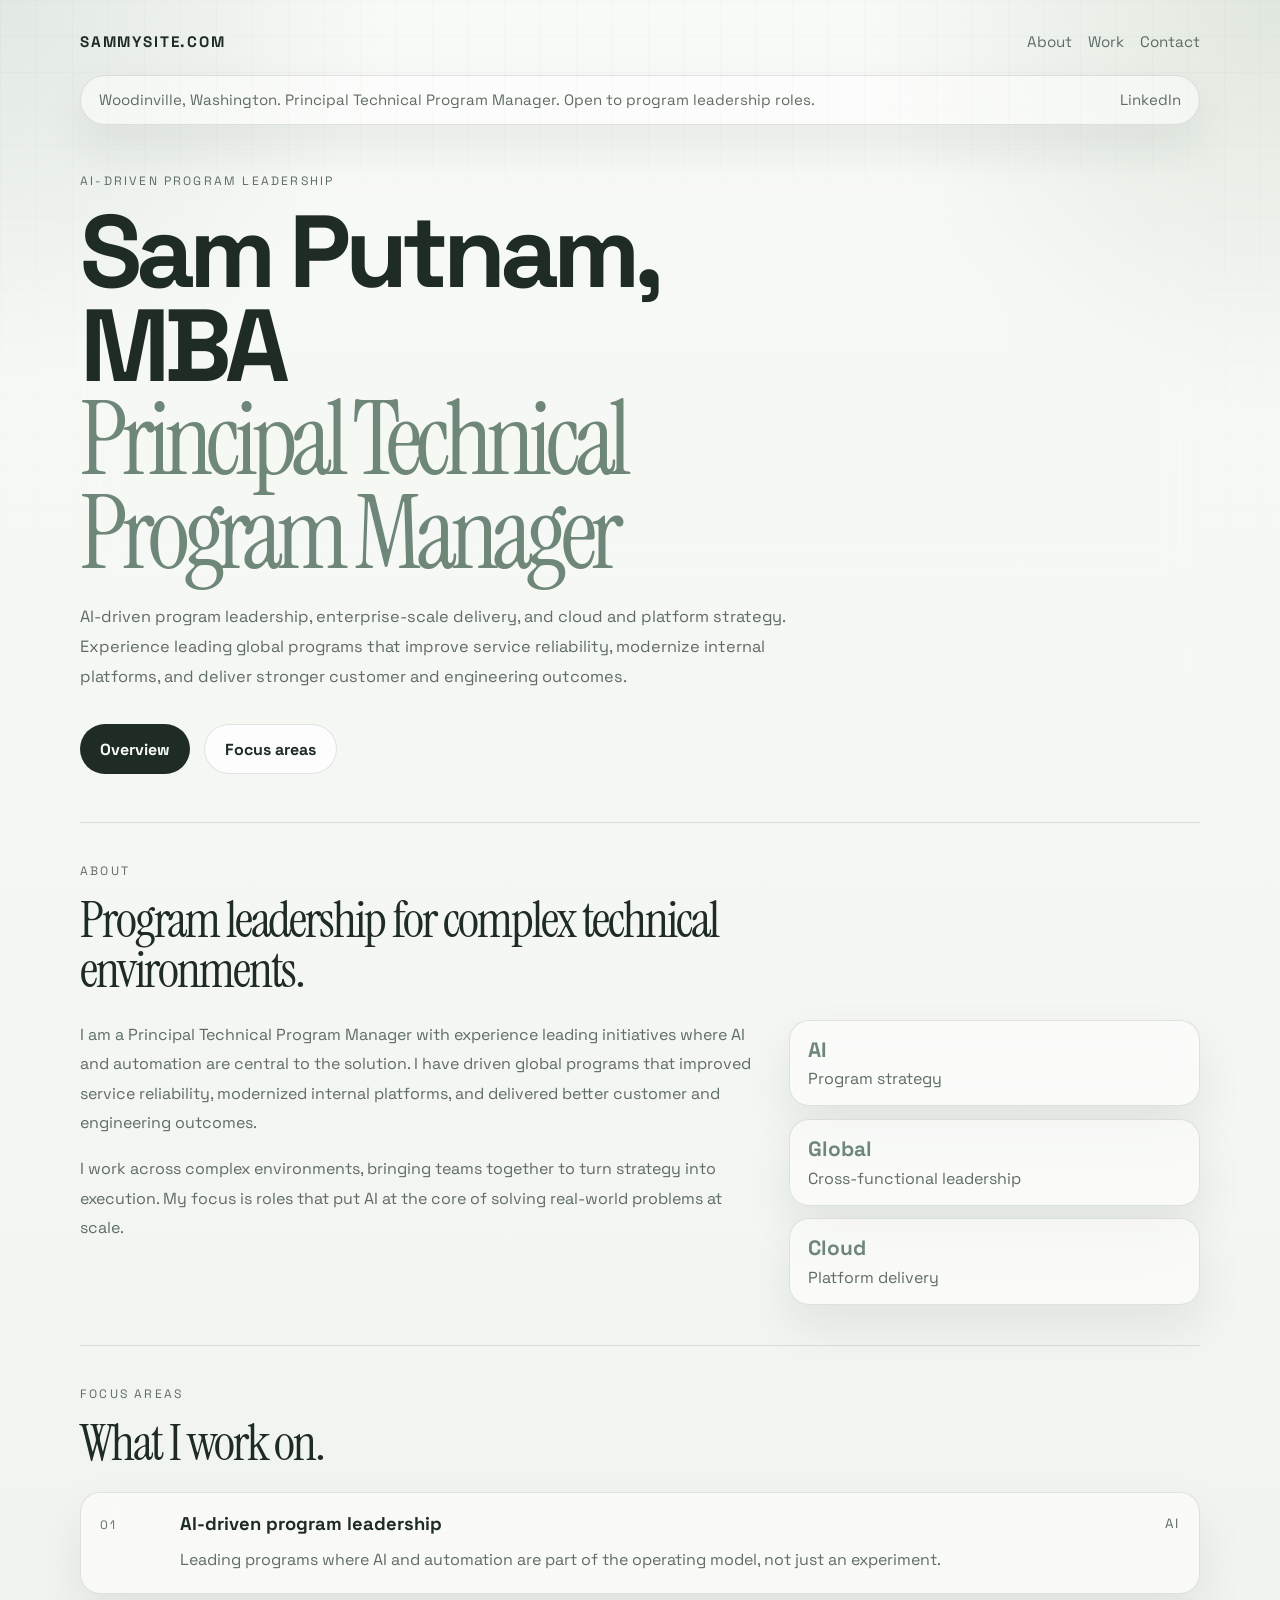
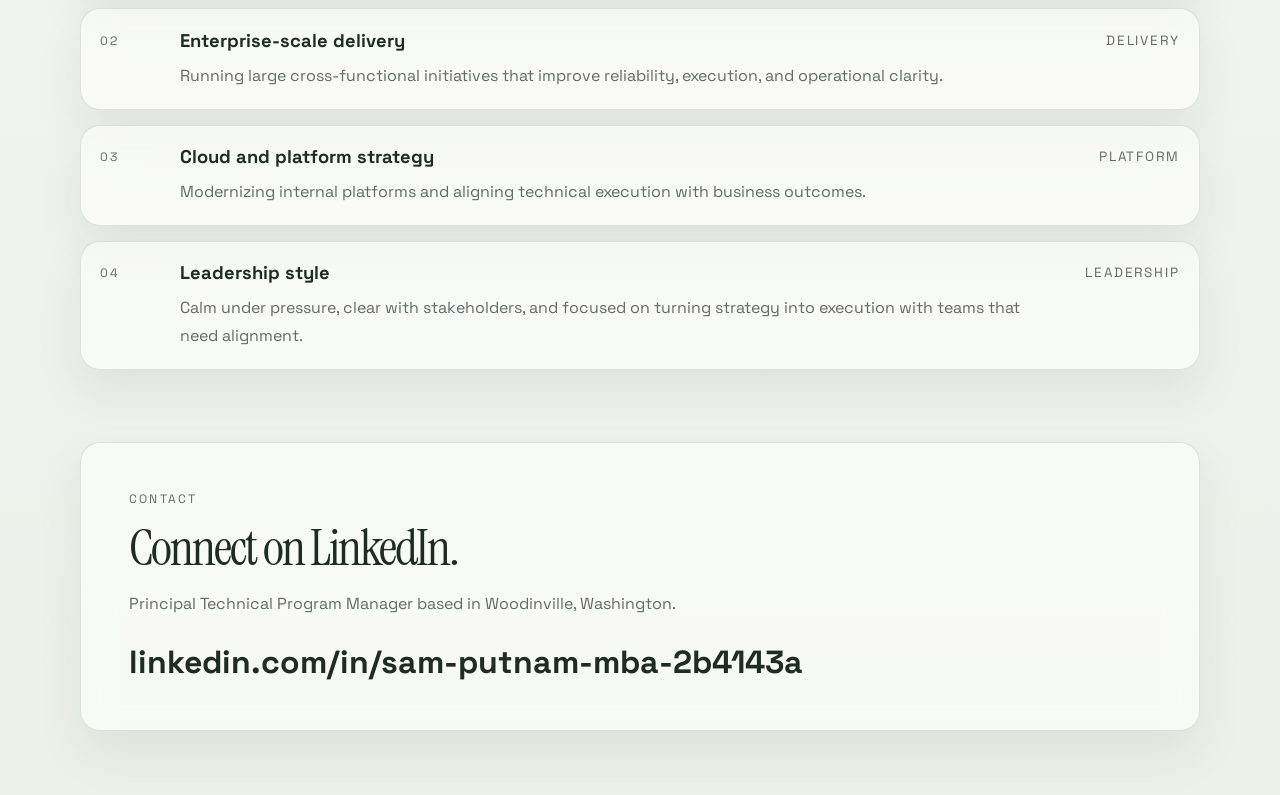
<file: index.html>
<!DOCTYPE html>
<html lang="en">
  <head>
    <meta charset="UTF-8" />
    <meta name="viewport" content="width=device-width, initial-scale=1.0" />
    <title>Sammy Site</title>
    <meta
      name="description"
      content="Sam Putnam, MBA — Principal Technical Program Manager focused on AI-driven program leadership, enterprise-scale delivery, and cloud platform strategy."
    />
    <link rel="preconnect" href="https://fonts.googleapis.com" />
    <link rel="preconnect" href="https://fonts.gstatic.com" crossorigin />
    <link
      href="https://fonts.googleapis.com/css2?family=Space+Grotesk:wght@400;500;700&family=Instrument+Serif:ital@0;1&display=swap"
      rel="stylesheet"
    />
    <script>
      document.documentElement.classList.add("reveal-ready");
    </script>
    <link rel="stylesheet" href="./styles.css" />
  </head>
  <body>
    <div class="page-shell">
      <header class="site-header">
        <a class="brand" href="#top">sammysite.com</a>
        <nav class="nav">
          <a href="#about">About</a>
          <a href="#work">Work</a>
          <a href="#contact">Contact</a>
        </nav>
      </header>

      <main id="top">
        <section class="status-bar">
          <p>Woodinville, Washington. Principal Technical Program Manager. Open to program leadership roles.</p>
          <a href="https://www.linkedin.com/in/sam-putnam-mba-2b4143a/" target="_blank" rel="noreferrer">LinkedIn</a>
        </section>

        <section class="hero">
          <div class="hero-copy">
            <p class="eyebrow">AI-driven program leadership</p>
            <h1>
              Sam Putnam, MBA
              <span>Principal Technical Program Manager</span>
            </h1>
          </div>
          <div class="hero-meta">
            <p class="lede">
              AI-driven program leadership, enterprise-scale delivery, and cloud
              and platform strategy. Experience leading global programs that
              improve service reliability, modernize internal platforms, and
              deliver stronger customer and engineering outcomes.
            </p>
            <div class="hero-actions">
              <a class="button button-primary" href="#about">Overview</a>
              <a class="button button-secondary" href="#work">Focus areas</a>
            </div>
          </div>
        </section>

        <section class="grid-section" id="about">
          <div class="section-heading">
            <p class="eyebrow">About</p>
            <h2>Program leadership for complex technical environments.</h2>
          </div>
          <div class="about-layout">
            <div class="about-copy">
              <p>
                I am a Principal Technical Program Manager with experience
                leading initiatives where AI and automation are central to the
                solution. I have driven global programs that improved service
                reliability, modernized internal platforms, and delivered better
                customer and engineering outcomes.
              </p>
              <p>
                I work across complex environments, bringing teams together to
                turn strategy into execution. My focus is roles that put AI at
                the core of solving real-world problems at scale.
              </p>
            </div>
            <div class="stat-grid">
              <article class="stat-card">
                <p class="stat-value">AI</p>
                <p class="stat-label">Program strategy</p>
              </article>
              <article class="stat-card">
                <p class="stat-value">Global</p>
                <p class="stat-label">Cross-functional leadership</p>
              </article>
              <article class="stat-card">
                <p class="stat-value">Cloud</p>
                <p class="stat-label">Platform delivery</p>
              </article>
            </div>
          </div>
        </section>

        <section class="grid-section" id="work">
          <div class="section-heading">
            <p class="eyebrow">Focus areas</p>
            <h2>What I work on.</h2>
          </div>
          <div class="work-list">
            <article class="work-row">
              <p class="work-index">01</p>
              <div>
                <h3>AI-driven program leadership</h3>
                <p>
                  Leading programs where AI and automation are part of the
                  operating model, not just an experiment.
                </p>
              </div>
              <p class="work-tag">AI</p>
            </article>
            <article class="work-row">
              <p class="work-index">02</p>
              <div>
                <h3>Enterprise-scale delivery</h3>
                <p>
                  Running large cross-functional initiatives that improve
                  reliability, execution, and operational clarity.
                </p>
              </div>
              <p class="work-tag">Delivery</p>
            </article>
            <article class="work-row">
              <p class="work-index">03</p>
              <div>
                <h3>Cloud and platform strategy</h3>
                <p>
                  Modernizing internal platforms and aligning technical execution
                  with business outcomes.
                </p>
              </div>
              <p class="work-tag">Platform</p>
            </article>
            <article class="work-row">
              <p class="work-index">04</p>
              <div>
                <h3>Leadership style</h3>
                <p>
                  Calm under pressure, clear with stakeholders, and focused on
                  turning strategy into execution with teams that need alignment.
                </p>
              </div>
              <p class="work-tag">Leadership</p>
            </article>
          </div>
        </section>

        <section class="contact-section" id="contact">
          <p class="eyebrow">Contact</p>
          <h2>Connect on LinkedIn.</h2>
          <p class="contact-copy">
            Principal Technical Program Manager based in Woodinville,
            Washington.
          </p>
          <a class="contact-link" href="https://www.linkedin.com/in/sam-putnam-mba-2b4143a/" target="_blank" rel="noreferrer">linkedin.com/in/sam-putnam-mba-2b4143a</a>
        </section>
      </main>
    </div>

    <script src="./script.js"></script>
  </body>
</html>
</file>
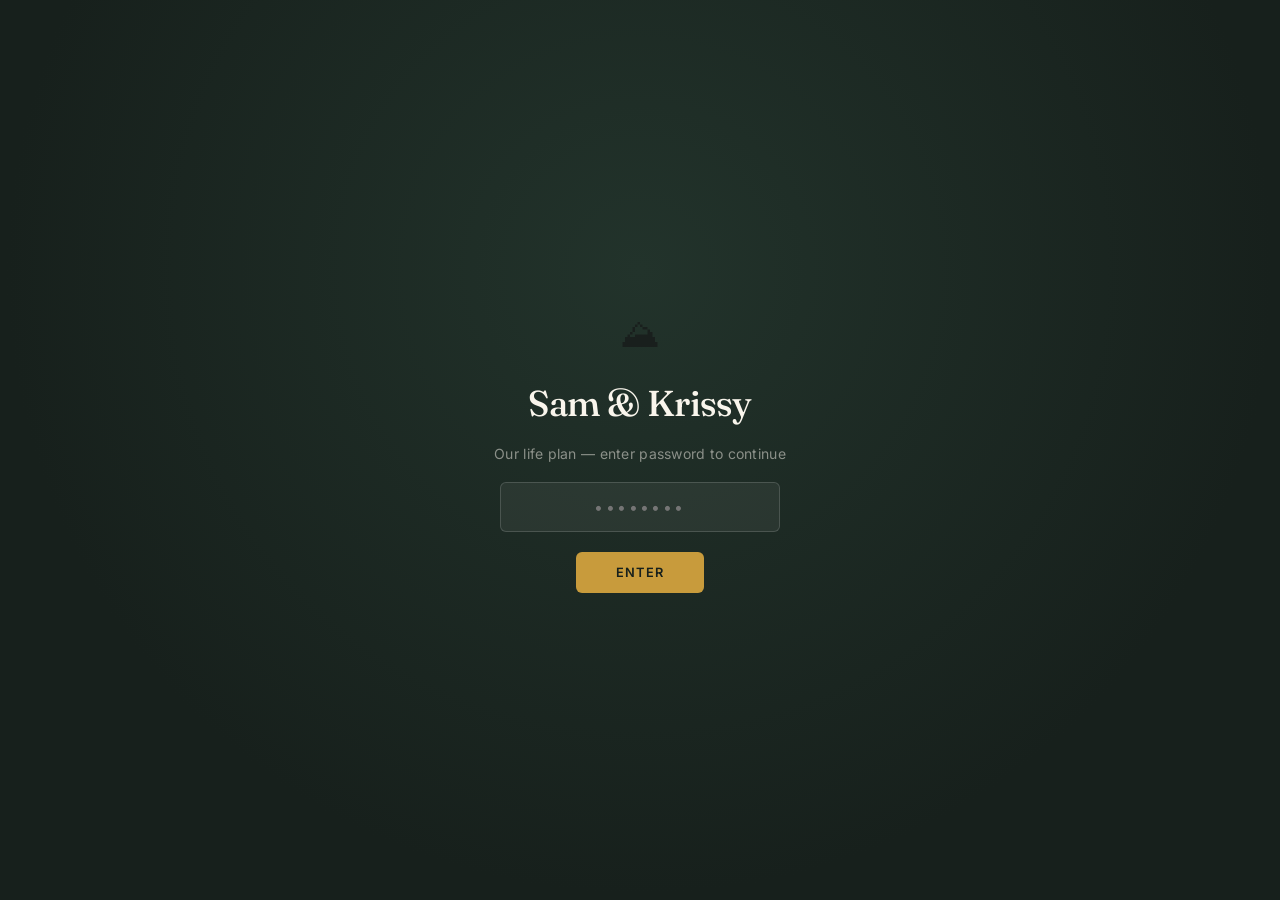
<file: fire.html>
<!DOCTYPE html>
<html lang="en">
<head>
<meta charset="UTF-8">
<meta name="viewport" content="width=device-width, initial-scale=1.0">
<title>Our Future · Sam & Krissy</title>
<style>
  @import url('https://fonts.googleapis.com/css2?family=Fraunces:opsz,wght@9..144,400;9..144,500;9..144,600&family=Inter:wght@300;400;500;600&display=swap');

  *, *::before, *::after { box-sizing: border-box; margin: 0; padding: 0; }

  :root {
    --bg:      #F4EFE6;
    --bg-warm: #EFE8DB;
    --dark:    #17201C;
    --forest:  #22332B;
    --mid:     #4A5A4E;
    --muted:   #8B9089;
    --rule:    #D5CDBE;
    --paper:   #EBE3D5;
    --gold:    #C89B3C;
    --gold-lt: #E0C170;
    --green:   #5B8C6E;
    --sage:    #8AAB8E;
    --blue:    #5E8299;
    --purple:  #8B7BA6;
    --clay:    #C07B54;
    --cream:   #F9F5EC;
  }

  html { scroll-behavior: smooth; }
  body { font-family: 'Inter', sans-serif; background: var(--dark); color: var(--dark); overflow-x: hidden; }

  /* ── PASSWORD GATE ── */
  #gate {
    position: fixed; inset: 0;
    background: radial-gradient(ellipse at 50% 30%, #22332B 0%, #17201C 70%);
    display: flex; align-items: center; justify-content: center;
    z-index: 1000; flex-direction: column; gap: 20px; padding: 24px;
  }
  #gate .mtn { font-size: 2.5rem; margin-bottom: 4px; filter: saturate(0.7); }
  #gate h1 { font-family: 'Fraunces', serif; color: var(--cream); font-size: 2.25rem; font-weight: 500; letter-spacing: -0.02em; }
  #gate p  { color: var(--muted); font-size: 0.875rem; letter-spacing: 0.02em; }
  #gate input {
    background: rgba(255,255,255,0.06); border: 1px solid rgba(255,255,255,0.15); color: var(--cream);
    padding: 14px 22px; border-radius: 6px; font-size: 1rem;
    font-family: 'Inter', sans-serif; width: 280px; text-align: center;
    letter-spacing: 0.15em; transition: border-color 0.2s;
  }
  #gate input:focus { outline: none; border-color: var(--gold); }
  #gate button {
    background: var(--gold); color: var(--dark); border: none;
    padding: 13px 40px; border-radius: 6px; font-size: 0.8rem;
    font-family: 'Inter', sans-serif; font-weight: 600; cursor: pointer;
    letter-spacing: 0.1em; text-transform: uppercase; transition: transform 0.15s, box-shadow 0.2s;
  }
  #gate button:hover { transform: translateY(-1px); box-shadow: 0 6px 20px rgba(200,155,60,0.3); }
  #gate-error { color: var(--clay); font-size: 0.8rem; display: none; min-height: 1rem; }

  #app { display: none; }

  /* ── SCROLL REVEAL ── */
  .reveal { opacity: 0; transform: translateY(24px); transition: opacity 0.8s ease, transform 0.8s ease; }
  .reveal.visible { opacity: 1; transform: translateY(0); }

  /* ── HERO ── */
  .hero {
    background: radial-gradient(ellipse at 50% 0%, #24352C 0%, #17201C 65%);
    padding: 100px 32px 88px; text-align: center; position: relative; overflow: hidden;
  }
  .hero-ridge { position: absolute; bottom: 0; left: 0; width: 100%; height: 120px; opacity: 0.5; }
  .hero-eyebrow { font-size: 0.7rem; letter-spacing: 0.3em; text-transform: uppercase; color: var(--gold); margin-bottom: 20px; position: relative; }
  .hero-title { font-family: 'Fraunces', serif; font-size: clamp(2.75rem, 8vw, 5rem); color: var(--cream); font-weight: 500; line-height: 1.05; letter-spacing: -0.03em; margin-bottom: 20px; position: relative; }
  .hero-title em { font-style: italic; color: var(--gold-lt); }
  .hero-sub { font-size: 1.05rem; color: #A8AEA4; max-width: 500px; margin: 0 auto 56px; line-height: 1.7; position: relative; font-weight: 300; }
  .hero-stats { display: flex; gap: 56px; justify-content: center; flex-wrap: wrap; position: relative; }
  .hero-stat-val { font-family: 'Fraunces', serif; font-size: 2.25rem; color: var(--cream); letter-spacing: -0.02em; font-weight: 500; }
  .hero-stat-lbl { font-size: 0.62rem; letter-spacing: 0.18em; text-transform: uppercase; color: var(--muted); margin-top: 6px; }
  .scroll-hint { position: relative; margin-top: 64px; color: var(--muted); font-size: 0.7rem; letter-spacing: 0.2em; text-transform: uppercase; animation: bob 2s ease-in-out infinite; }
  @keyframes bob { 0%,100% { transform: translateY(0); } 50% { transform: translateY(6px); } }

  /* ── SECTIONS ── */
  .section { padding: 88px 32px; max-width: 1040px; margin: 0 auto; }
  .light { background: var(--bg); }
  .warm  { background: var(--bg-warm); }
  .dark-sec { background: var(--forest); }
  .eyebrow { font-size: 0.65rem; letter-spacing: 0.22em; text-transform: uppercase; color: var(--gold); margin-bottom: 12px; font-weight: 600; }
  .title { font-family: 'Fraunces', serif; font-size: clamp(2rem, 5vw, 3.25rem); font-weight: 500; letter-spacing: -0.025em; margin-bottom: 20px; line-height: 1.1; }
  .title em { font-style: italic; }
  .lede { font-size: 1.1rem; color: var(--mid); line-height: 1.8; max-width: 620px; margin-bottom: 48px; font-weight: 300; }
  .dark-sec .title { color: var(--cream); }
  .dark-sec .lede { color: #A8AEA4; }
  .dark-sec .eyebrow { color: var(--gold-lt); }

  /* ── BIG NUMBER MOMENT ── */
  .big-moment { text-align: center; padding: 40px 0; }
  .big-num { font-family: 'Fraunces', serif; font-size: clamp(3.5rem, 12vw, 7rem); font-weight: 500; letter-spacing: -0.04em; line-height: 1; background: linear-gradient(135deg, var(--gold) 0%, var(--clay) 100%); -webkit-background-clip: text; background-clip: text; -webkit-text-fill-color: transparent; }
  .big-label { font-size: 0.8rem; letter-spacing: 0.15em; text-transform: uppercase; color: var(--muted); margin-top: 12px; }

  /* ── PROGRESS ARC ── */
  .arc-wrap { display: flex; flex-direction: column; align-items: center; margin-bottom: 56px; }
  .arc-caption { font-size: 0.9rem; color: var(--mid); margin-top: 8px; text-align: center; max-width: 400px; }

  /* ── CARDS ── */
  .cards { display: grid; grid-template-columns: repeat(auto-fit, minmax(220px, 1fr)); gap: 14px; }
  .card { background: var(--cream); border: 1px solid var(--rule); border-radius: 8px; padding: 22px 24px; transition: transform 0.25s, box-shadow 0.25s; position: relative; overflow: hidden; }
  .card:hover { transform: translateY(-3px); box-shadow: 0 12px 28px rgba(23,32,28,0.08); }
  .card-accent { position: absolute; top: 0; left: 0; width: 3px; height: 100%; }
  .card-label { font-size: 0.62rem; letter-spacing: 0.15em; text-transform: uppercase; color: var(--muted); margin-bottom: 10px; }
  .card-value { font-family: 'Fraunces', serif; font-size: 1.9rem; letter-spacing: -0.02em; font-weight: 500; }
  .card-sub { font-size: 0.75rem; color: var(--muted); margin-top: 6px; line-height: 1.5; }

  /* ── TIMELINE ── */
  .timeline { position: relative; padding-left: 40px; margin-top: 20px; }
  .timeline::before { content: ''; position: absolute; left: 9px; top: 12px; bottom: 12px; width: 2px; background: linear-gradient(var(--gold), var(--sage)); }
  .tl-item { position: relative; margin-bottom: 44px; }
  .tl-item:last-child { margin-bottom: 0; }
  .tl-dot { position: absolute; left: -36px; top: 2px; width: 20px; height: 20px; border-radius: 50%; background: var(--bg); border: 3px solid; display: flex; align-items: center; justify-content: center; }
  .tl-dot::after { content: ''; width: 6px; height: 6px; border-radius: 50%; background: currentColor; }
  .tl-year { font-size: 0.62rem; letter-spacing: 0.15em; text-transform: uppercase; color: var(--gold); margin-bottom: 5px; font-weight: 600; }
  .tl-title { font-family: 'Fraunces', serif; font-size: 1.35rem; font-weight: 500; margin-bottom: 8px; letter-spacing: -0.01em; }
  .tl-body { font-size: 0.92rem; color: var(--mid); line-height: 1.75; max-width: 560px; }

  /* ── PLAYGROUND ── */
  .pg-sliders { display: grid; grid-template-columns: 1fr 1fr; gap: 28px 40px; margin-bottom: 20px; }
  @media (max-width: 680px) { .pg-sliders { grid-template-columns: 1fr; } }
  .slider-label { font-size: 0.7rem; letter-spacing: 0.1em; text-transform: uppercase; color: #A8AEA4; margin-bottom: 10px; display: flex; justify-content: space-between; align-items: baseline; }
  .slider-val { color: var(--gold-lt); font-weight: 600; font-size: 0.95rem; font-family: 'Fraunces', serif; }
  .slider-age { color: var(--muted); font-size: 0.65rem; margin-left: 6px; }
  input[type=range] { -webkit-appearance: none; width: 100%; height: 3px; border-radius: 2px; background: rgba(255,255,255,0.15); cursor: pointer; }
  input[type=range]::-webkit-slider-thumb { -webkit-appearance: none; width: 18px; height: 18px; border-radius: 50%; background: var(--gold); border: 3px solid var(--forest); box-shadow: 0 0 0 1px var(--gold); transition: transform 0.15s; }
  input[type=range]::-webkit-slider-thumb:hover { transform: scale(1.2); }
  input[type=range]::-moz-range-thumb { width: 18px; height: 18px; border-radius: 50%; background: var(--gold); border: 3px solid var(--forest); cursor: pointer; }

  .stagger-note { font-size: 0.78rem; color: var(--gold-lt); background: rgba(200,155,60,0.1); border: 1px solid rgba(200,155,60,0.25); border-radius: 6px; padding: 10px 14px; margin-bottom: 20px; text-align: center; }
  .wd-note { font-size: 0.78rem; border-radius: 6px; padding: 10px 14px; margin-bottom: 16px; text-align: center; transition: all 0.3s; }

  /* ── TOGGLE ── */
  .toggle-row { display: flex; align-items: center; justify-content: center; gap: 14px; margin-bottom: 32px; padding: 14px 18px; background: rgba(255,255,255,0.04); border: 1px solid rgba(255,255,255,0.1); border-radius: 8px; }
  .toggle-label { font-size: 0.82rem; color: #A8AEA4; }
  .toggle-label strong { color: var(--gold-lt); font-weight: 600; }
  .toggle-switch { position: relative; width: 46px; height: 26px; flex-shrink: 0; cursor: pointer; }
  .toggle-switch input { opacity: 0; width: 0; height: 0; }
  .toggle-track { position: absolute; inset: 0; background: var(--gold); border-radius: 13px; transition: background 0.25s; }
  .toggle-track.off { background: rgba(255,255,255,0.2); }
  .toggle-knob { position: absolute; top: 3px; left: 3px; width: 20px; height: 20px; background: var(--cream); border-radius: 50%; transition: transform 0.25s; }
  .toggle-knob.on { transform: translateX(20px); }

  .lti-callout { display: flex; gap: 12px; align-items: flex-start; margin-bottom: 32px; padding: 16px 20px; background: linear-gradient(135deg, rgba(200,155,60,0.12), rgba(200,155,60,0.04)); border: 1px solid rgba(200,155,60,0.3); border-radius: 8px; }
  .lti-callout-icon { color: var(--gold); font-size: 1rem; flex-shrink: 0; margin-top: 1px; }
  .lti-callout span:last-child { font-size: 0.85rem; color: #C3C8BE; line-height: 1.65; }
  .lti-callout strong { color: var(--gold-lt); font-weight: 600; }

  .consider-callout { display: flex; gap: 16px; align-items: flex-start; margin-top: 40px; padding: 22px 26px; background: var(--cream); border: 1px solid var(--rule); border-left: 4px solid var(--blue); border-radius: 8px; }
  .consider-icon { color: var(--blue); font-size: 1.1rem; flex-shrink: 0; margin-top: 2px; }
  .consider-title { font-family: 'Fraunces', serif; font-size: 1.1rem; font-weight: 600; margin-bottom: 8px; }
  .consider-body { font-size: 0.9rem; color: var(--mid); line-height: 1.7; }

  /* Runway chapter */
  .runway-chart { display: flex; gap: 6px; align-items: flex-end; height: 180px; margin-bottom: 8px; }
  .runway-bar-wrap { flex: 1; display: flex; flex-direction: column; align-items: center; gap: 5px; }
  .runway-stack { height: 150px; display: flex; flex-direction: column-reverse; width: 100%; gap: 1px; justify-content: flex-start; }
  .runway-bar { width: 100%; border-radius: 1px; }
  .runway-amt { font-size: 8px; color: var(--muted); }
  .runway-year { font-size: 9px; color: var(--muted); }
  .runway-year.crunch { color: var(--clay); font-weight: 600; }
  .scenario-grid { display: grid; grid-template-columns: 1fr 1fr; gap: 16px; margin-bottom: 20px; }
  @media (max-width: 640px) { .scenario-grid { grid-template-columns: 1fr; } }
  .scenario-card { background: var(--cream); border: 1px solid var(--rule); border-radius: 10px; padding: 24px 26px; }
  .scenario-title { font-family: 'Fraunces', serif; font-size: 1.15rem; font-weight: 600; margin-bottom: 10px; }
  .scenario-body { font-size: 0.9rem; color: var(--mid); line-height: 1.7; }
  .scenario-body strong { color: var(--ink); }

  .mort-slider-box { background: var(--paper); border: 1px solid var(--rule); border-radius: 10px; padding: 22px 24px; margin-bottom: 20px; }
  .mort-slider-box input[type=range] { width: 100%; height: 5px; border-radius: 3px; margin-top: 6px; }
  .mort-result { font-size: 0.9rem; color: var(--mid); line-height: 1.6; margin-top: 16px; padding-top: 16px; border-top: 1px solid var(--rule); }
  .mort-result strong { color: var(--ink); }
  .mort-result .hl { color: var(--gold); font-weight: 600; }

  /* Social Security */
  .ss-sliders { display: grid; grid-template-columns: 1fr 1fr; gap: 28px 40px; margin-bottom: 28px; }
  @media (max-width: 680px) { .ss-sliders { grid-template-columns: 1fr; } }
  .ss-sliders input[type=range] { width: 100%; height: 5px; border-radius: 3px; margin-top: 6px; }
  .ss-result { background: var(--cream); border: 1px solid var(--rule); border-radius: 12px; padding: 28px 30px; }
  .ss-figures { display: grid; grid-template-columns: repeat(auto-fit, minmax(140px, 1fr)); gap: 24px; margin-bottom: 24px; }
  .ss-lbl { font-size: 0.62rem; letter-spacing: 0.15em; text-transform: uppercase; color: var(--muted); margin-bottom: 6px; }
  .ss-val { font-family: 'Fraunces', serif; font-size: 1.9rem; font-weight: 500; letter-spacing: -0.02em; }
  .ss-bar-wrap { padding-top: 20px; border-top: 1px solid var(--rule); }
  .ss-bar-track { height: 10px; background: var(--rule); border-radius: 5px; overflow: hidden; position: relative; }
  .ss-bar-fill { height: 10px; border-radius: 5px; background: linear-gradient(90deg, var(--gold), var(--green)); transition: width 0.4s ease; }
  .ss-bar-cap { font-size: 0.85rem; color: var(--mid); margin-top: 10px; }
  .ss-caveat { display: flex; gap: 14px; align-items: flex-start; margin-top: 24px; padding: 20px 24px; background: rgba(192,123,84,0.1); border: 1px solid rgba(192,123,84,0.35); border-left: 4px solid var(--clay); border-radius: 8px; }
  .ss-caveat-icon { color: var(--clay); font-size: 1rem; flex-shrink: 0; margin-top: 2px; }
  .ss-caveat-title { font-family: 'Fraunces', serif; font-size: 1.05rem; font-weight: 600; color: var(--clay); margin-bottom: 8px; }
  .ss-caveat-body { font-size: 0.88rem; color: var(--mid); line-height: 1.7; }
  .ss-caveat-body strong { color: var(--ink); }

  /* Sequence timeline */
  .seq { position: relative; }
  .seq-stage { display: flex; gap: 20px; margin-bottom: 8px; }
  .seq-rail { position: relative; width: 16px; flex-shrink: 0; display: flex; justify-content: center; }
  .seq-rail::before { content: ''; position: absolute; top: 0; bottom: 0; width: 2px; background: var(--rule); }
  .seq-stage:first-child .seq-rail::before { top: 10px; }
  .seq-stage:last-child .seq-rail::before { bottom: calc(100% - 10px); }
  .seq-dot { position: relative; width: 12px; height: 12px; border-radius: 50%; margin-top: 5px; box-shadow: 0 0 0 4px var(--bg-warm); }
  .seq-content { flex: 1; padding-bottom: 34px; }
  .seq-when { font-size: 0.65rem; letter-spacing: 0.14em; text-transform: uppercase; color: var(--gold); font-weight: 600; margin-bottom: 5px; }
  .seq-title { font-family: 'Fraunces', serif; font-size: 1.45rem; font-weight: 500; letter-spacing: -0.01em; margin-bottom: 12px; }
  .seq-sources { display: flex; flex-wrap: wrap; gap: 7px; margin-bottom: 14px; }
  .src { font-size: 0.72rem; padding: 5px 11px; border-radius: 20px; border: 1px solid; white-space: nowrap; }
  .src.on { background: rgba(91,140,110,0.12); border-color: rgba(91,140,110,0.5); color: #4A7A5C; }
  .src.maybe { background: rgba(200,155,60,0.12); border-color: rgba(200,155,60,0.5); color: #9A7726; }
  .src.off { background: rgba(140,140,130,0.1); border-color: rgba(140,140,130,0.35); color: var(--muted); text-decoration: line-through; }
  .seq-body { font-size: 0.92rem; color: var(--mid); line-height: 1.75; max-width: 620px; }
  .seq-body strong { color: var(--ink); }
  .seq-body em { color: var(--muted); }

  /* Buckets — filling vessels (on dark bg) */
  .buckets { display: grid; grid-template-columns: repeat(auto-fit, minmax(150px, 1fr)); gap: 22px; margin-bottom: 28px; }
  .bucket { display: flex; flex-direction: column; align-items: center; }
  .bucket-vessel { position: relative; width: 100%; max-width: 120px; height: 180px; border: 2px solid rgba(255,255,255,0.18); border-top: none; border-radius: 0 0 14px 14px; overflow: hidden; background: rgba(255,255,255,0.03); }
  .bucket-fill { position: absolute; left: 0; right: 0; bottom: 0; height: 0; border-radius: 0 0 12px 12px; transition: height 1.3s cubic-bezier(0.22,1,0.36,1); }
  .bucket-target-line { position: absolute; left: -4px; right: -4px; height: 2px; background: var(--gold-lt); opacity: 0.9; }
  .bucket-target-tag { position: absolute; right: 0; font-size: 0.6rem; color: var(--gold-lt); transform: translateY(-14px); letter-spacing: 0.05em; }
  .bucket-pct { position: absolute; left: 0; right: 0; top: 50%; transform: translateY(-50%); text-align: center; font-family: 'Fraunces', serif; font-size: 1.35rem; color: var(--bg); text-shadow: 0 1px 3px rgba(0,0,0,0.4); z-index: 2; }
  .bucket-name { font-size: 0.74rem; color: #C3C8BE; text-align: center; margin-top: 12px; line-height: 1.35; font-weight: 500; }
  .bucket-nums { font-size: 0.68rem; color: var(--muted); text-align: center; margin-top: 4px; }
  .buckets-total { text-align: center; font-size: 0.95rem; color: #C3C8BE; padding: 18px 0; border-top: 1px solid rgba(255,255,255,0.12); border-bottom: 1px solid rgba(255,255,255,0.12); margin-bottom: 24px; }
  .buckets-total strong { font-family: 'Fraunces', serif; color: var(--gold-lt); font-weight: 500; }
  .buckets-feed { display: flex; gap: 12px; align-items: flex-start; padding: 16px 20px; background: rgba(139,123,166,0.12); border: 1px solid rgba(139,123,166,0.35); border-radius: 8px; }
  .feed-icon { color: var(--purple); font-size: 1.1rem; flex-shrink: 0; }
  .buckets-feed span:last-child { font-size: 0.85rem; color: #C3C8BE; line-height: 1.65; }
  .buckets-feed strong { color: var(--gold-lt); }

  /* ── BAR CHART ── */
  .chart-frame { margin-bottom: 12px; }
  .bar-chart { display: flex; gap: 5px; align-items: flex-end; height: 200px; }
  .bar-wrap { flex: 1; display: flex; flex-direction: column; align-items: center; gap: 6px; }
  .bar-stack { height: 180px; display: flex; flex-direction: column-reverse; width: 100%; gap: 1px; justify-content: flex-start; }
  .bar { width: 100%; border-radius: 1px; transition: height 0.5s cubic-bezier(0.4,0,0.2,1); min-height: 0; }
  .bar:first-child { border-radius: 0 0 2px 2px; }
  .bar:last-child { border-radius: 2px 2px 0 0; }
  .bar-year { font-size: 8px; color: var(--muted); }
  .chart-legend { display: flex; gap: 18px; margin-bottom: 28px; flex-wrap: wrap; }
  .leg-item { display: flex; align-items: center; gap: 7px; }
  .leg-dot { width: 11px; height: 11px; border-radius: 3px; }
  .leg-txt { font-size: 0.72rem; color: #A8AEA4; }

  /* ── RESULT BOX ── */
  .result-box { background: rgba(255,255,255,0.04); border: 1px solid rgba(255,255,255,0.1); border-radius: 12px; padding: 32px; display: grid; grid-template-columns: repeat(auto-fit, minmax(160px, 1fr)); gap: 28px; }
  .r-label { font-size: 0.62rem; letter-spacing: 0.15em; text-transform: uppercase; color: var(--muted); margin-bottom: 8px; }
  .r-val { font-family: 'Fraunces', serif; font-size: 2rem; color: var(--cream); font-weight: 500; letter-spacing: -0.02em; }
  .r-sub { font-size: 0.72rem; color: var(--muted); margin-top: 5px; }
  .fire-status { font-size: 0.9rem; margin-top: 20px; padding: 14px 18px; border-radius: 8px; font-weight: 500; text-align: center; transition: all 0.3s; }

  /* ── BUDGET SLIDERS ── */
  .budget-list { display: grid; gap: 18px; margin-bottom: 8px; }
  .brow-top { display: flex; justify-content: space-between; align-items: baseline; margin-bottom: 8px; }
  .brow-name { font-size: 0.9rem; font-weight: 500; }
  .brow-toggle { display: inline-flex; align-items: center; justify-content: center; width: 18px; height: 18px; margin-left: 8px; border-radius: 50%; border: 1px solid var(--rule); background: var(--paper); color: var(--muted); font-size: 0.85rem; line-height: 1; cursor: pointer; vertical-align: middle; font-family: 'Inter', sans-serif; transition: all 0.15s; }
  .brow-toggle:hover { border-color: var(--gold); color: var(--gold); }
  .brow-includes { font-size: 0.8rem; color: var(--muted); line-height: 1.6; margin-top: 10px; padding: 12px 14px; background: var(--paper); border-radius: 6px; }
  .brow-amt { font-family: 'Fraunces', serif; font-size: 1rem; color: var(--mid); }
  .budget-slider { -webkit-appearance: none; width: 100%; height: 6px; border-radius: 3px; cursor: pointer; }
  .budget-slider::-webkit-slider-thumb { -webkit-appearance: none; width: 16px; height: 16px; border-radius: 50%; background: var(--cream); border: 2px solid currentColor; box-shadow: 0 1px 4px rgba(0,0,0,0.2); }
  .budget-total { display: flex; justify-content: space-between; align-items: center; margin-top: 28px; padding-top: 20px; border-top: 2px solid var(--rule); }
  .budget-total-label { font-family: 'Fraunces', serif; font-size: 1.2rem; font-weight: 500; }
  .budget-total-val { font-family: 'Fraunces', serif; font-size: 2rem; font-weight: 500; color: var(--clay); }
  .budget-fire { font-size: 0.85rem; color: var(--mid); margin-top: 10px; text-align: right; }

  /* ── PHASES ── */
  .phases { display: grid; gap: 16px; }
  .phase-card { border-radius: 12px; overflow: hidden; border: 1px solid var(--rule); background: var(--cream); transition: transform 0.25s, box-shadow 0.25s; }
  .phase-card:hover { transform: translateY(-2px); box-shadow: 0 12px 28px rgba(23,32,28,0.08); }
  .phase-head { padding: 22px 26px 18px; display: flex; gap: 20px; align-items: flex-start; }
  .phase-age { font-family: 'Fraunces', serif; font-size: 2.4rem; line-height: 1; font-weight: 500; flex-shrink: 0; }
  .phase-period { font-size: 0.62rem; letter-spacing: 0.15em; text-transform: uppercase; margin-bottom: 5px; font-weight: 600; }
  .phase-title { font-family: 'Fraunces', serif; font-size: 1.3rem; font-weight: 500; letter-spacing: -0.01em; }
  .phase-body { padding: 0 26px 22px 26px; font-size: 0.9rem; line-height: 1.75; color: var(--mid); }

  /* ── SPENDING CURVE ── */
  .curve-viz { display: flex; align-items: flex-end; gap: 4px; height: 140px; margin: 32px 0 16px; }
  .curve-bar { flex: 1; border-radius: 3px 3px 0 0; position: relative; transition: height 0.5s; }
  .curve-labels { display: flex; justify-content: space-between; font-size: 0.7rem; color: var(--muted); }

  /* ── FOOTER ── */
  .footer { background: var(--dark); padding: 56px 32px; text-align: center; }
  .footer-mark { font-family: 'Fraunces', serif; font-size: 1.5rem; color: var(--gold-lt); margin-bottom: 16px; font-style: italic; }
  .footer p { font-size: 0.72rem; color: #5A6560; line-height: 1.8; }

  @media (max-width: 600px) {
    .hero-stats { gap: 32px; }
    .section { padding: 64px 24px; }
  }
</style>
</head>
<body>

<!-- PASSWORD GATE -->
<div id="gate">
  <div class="mtn">⛰</div>
  <h1>Sam & Krissy</h1>
  <p>Our life plan — enter password to continue</p>
  <input type="password" id="pw-input" placeholder="••••••••" onkeydown="if(event.key==='Enter')checkPw()" autocomplete="off" />
  <button onclick="checkPw()">Enter</button>
  <div id="gate-error">That's not it — try again</div>
</div>

<div id="app">

  <!-- HERO -->
  <div class="hero">
    <svg class="hero-ridge" viewBox="0 0 1440 120" preserveAspectRatio="none">
      <path d="M0,120 L0,80 L180,40 L360,70 L540,20 L720,55 L900,15 L1080,50 L1260,25 L1440,60 L1440,120 Z" fill="#1B2621"/>
      <path d="M0,120 L0,95 L240,60 L480,85 L720,45 L960,75 L1200,50 L1440,80 L1440,120 Z" fill="#22332B" opacity="0.6"/>
    </svg>
    <div class="hero-eyebrow">Sam &amp; Krissy Putnam · Woodinville</div>
    <h1 class="hero-title">Ten years to<br><em>freedom</em></h1>
    <p class="hero-sub">This is the story of where we are, the plan that gets us there, and the life waiting on the other side.</p>
    <div class="hero-stats">
      <div><div class="hero-stat-val" style="color:var(--gold-lt)">$4.5M</div><div class="hero-stat-lbl">Projected by 2036</div></div>
      <div><div class="hero-stat-val">2036</div><div class="hero-stat-lbl">The year we're free</div></div>
      <div><div class="hero-stat-val" style="color:var(--sage)">55 &amp; 58</div><div class="hero-stat-lbl">Our ages then</div></div>
    </div>
    <div class="scroll-hint">Scroll to begin ↓</div>
  </div>

  <!-- CHAPTER 1: WHERE WE ARE -->
  <div class="light">
    <div class="section">
      <div class="reveal">
        <div class="eyebrow">Chapter One · Today</div>
        <h2 class="title">We're already<br><em>halfway home</em></h2>
        <p class="lede">Years of steady saving have quietly added up. Between our retirement accounts, investments, and the inheritance from Dad, we've built nearly $1.5 million — more than 40% of everything we'll need. The hardest part is already behind us.</p>
      </div>

      <div class="reveal arc-wrap">
        <svg width="280" height="160" viewBox="0 0 280 160">
          <path d="M 30 150 A 110 110 0 0 1 250 150" fill="none" stroke="#D5CDBE" stroke-width="14" stroke-linecap="round"/>
          <path id="arc-fill" d="M 30 150 A 110 110 0 0 1 250 150" fill="none" stroke="url(#arcgrad)" stroke-width="14" stroke-linecap="round" stroke-dasharray="345" stroke-dashoffset="345"/>
          <defs><linearGradient id="arcgrad" x1="0" y1="0" x2="1" y2="0"><stop offset="0" stop-color="#C89B3C"/><stop offset="1" stop-color="#5B8C6E"/></linearGradient></defs>
          <text x="140" y="120" text-anchor="middle" font-family="Fraunces, serif" font-size="38" font-weight="500" fill="#17201C">42%</text>
          <text x="140" y="142" text-anchor="middle" font-family="Inter" font-size="11" fill="#8B9089" letter-spacing="1">OF THE WAY THERE</text>
        </svg>
        <div class="arc-caption">$1.52M saved today, against a target of $3.6M</div>
      </div>

      <div class="reveal cards">
        <div class="card"><div class="card-accent" style="background:var(--blue)"></div><div class="card-label">Sam's Disney 401k</div><div class="card-value" style="color:var(--blue)">$17k</div><div class="card-sub">Adding $24,500/yr + Disney's 2% match</div></div>
        <div class="card"><div class="card-accent" style="background:var(--blue)"></div><div class="card-label">Sam's old Microsoft 401k</div><div class="card-value" style="color:var(--blue)">$431k</div><div class="card-sub">Untouched · grows to $833k by 2036</div></div>
        <div class="card"><div class="card-accent" style="background:var(--purple)"></div><div class="card-label">Krissy's Microsoft 401k</div><div class="card-value" style="color:var(--purple)">$653k</div><div class="card-sub">Our biggest · Microsoft adds 50% match · grows to $1.9M by 2036</div></div>
        <div class="card"><div class="card-accent" style="background:var(--sage)"></div><div class="card-label">Disney Retirement Savings Plan</div><div class="card-value" style="color:var(--sage)">Free money</div><div class="card-sub">Disney adds 6% of Sam's pay yearly — grows to $173k by 2036, costs us nothing</div></div>
        <div class="card"><div class="card-accent" style="background:var(--green)"></div><div class="card-label">Health savings (HSA)</div><div class="card-value" style="color:var(--green)">$40k</div><div class="card-sub">Tax-free · $8,750/yr shared, plus catch-ups at 55</div></div>
        <div class="card"><div class="card-accent" style="background:var(--gold)"></div><div class="card-label">Taxable investments</div><div class="card-value" style="color:var(--gold)">$3k</div><div class="card-sub">Grows to ~$559k from Dad's IRA — our bridge</div></div>
        <div class="card"><div class="card-accent" style="background:var(--purple)"></div><div class="card-label">Dad's inherited IRA</div><div class="card-value" style="color:var(--purple)">$379k</div><div class="card-sub">Drawing down through 2035</div></div>
      </div>
    </div>
  </div>

  <!-- CHAPTER 2: THE BUCKETS -->
  <div class="dark-sec">
    <div class="section">
      <div class="reveal">
        <div class="eyebrow">Chapter Two · The Buckets</div>
        <h2 class="title">Every account has<br>a <em>line to reach</em></h2>
        <p class="lede">The plan needs about $3.1M to work — that's the floor. Each account carries a share of that number, and each is quietly filling toward it. Here's how full each bucket is today, measured against the minimum it needs to hold.</p>
      </div>

      <div class="reveal">
        <div class="buckets" id="buckets"></div>
        <div class="buckets-total" id="buckets-total"></div>
        <div class="buckets-feed">
          <span class="feed-icon">↳</span>
          <span>Dad's inherited IRA isn't filling — it's <strong>emptying on purpose</strong>. Every distribution (after tax) pours into the taxable brokerage, which is why that bucket climbs from almost nothing to ~$559k. One account drains so another can fill.</span>
        </div>
      </div>
    </div>
  </div>

  <!-- CHAPTER 3: THE PLAN -->
  <div class="warm">
    <div class="section">
      <div class="reveal">
        <div class="eyebrow">Chapter Three · The Plan</div>
        <h2 class="title">We don't need magic.<br>We need <em>consistency</em>.</h2>
        <p class="lede">There's no risky bet here, no lottery ticket. Just five simple habits repeated for ten years — and the quiet power of compound growth doing the rest.</p>
      </div>

      <div class="reveal timeline">
        <div class="tl-item"><div class="tl-dot" style="border-color:var(--clay); color:var(--clay)"></div><div class="tl-year">First — right now</div><div class="tl-title">Clear every debt</div><div class="tl-body">The credit cards and RV loan — about $53,000 — go first. High-interest debt works against us every single day. Once it's gone, that money starts working for us instead.</div></div>
        <div class="tl-item"><div class="tl-dot" style="border-color:var(--blue); color:var(--blue)"></div><div class="tl-year">Every year · 2026–2036</div><div class="tl-title">Fill every tax-advantaged bucket</div><div class="tl-body">Both 401ks maxed at $24,500 each (plus catch-up contributions once we turn 50). Our shared HSA maxed. And the free money stacks up: Microsoft matches half of Krissy's contributions, Disney matches 2% of Sam's pay into his 401k, and Disney adds another 6% into a separate account we don't fund at all. Washington takes no state income tax, so every dollar stretches further.</div></div>
        <div class="tl-item"><div class="tl-dot" style="border-color:var(--gold); color:var(--gold)"></div><div class="tl-year">Optional accelerator</div><div class="tl-title">Sam's Disney stock — our flex lever</div><div class="tl-body">Sam earns around $73,000 a year in Disney shares. For now we're using that to enjoy life along the way — but if we ever chose to invest it instead, it would add roughly $765,000 to our nest egg by 2036. Flip the toggle in the next chapter to see the difference. It's the dial we can turn if we want to retire richer or sooner.</div></div>
        <div class="tl-item"><div class="tl-dot" style="border-color:var(--purple); color:var(--purple)"></div><div class="tl-year">Every year · 2026–2035</div><div class="tl-title">Draw down Dad's gift, thoughtfully</div><div class="tl-body">We have ten years to empty the inherited IRA. We take a measured amount each year and reinvest it. By 2035 it's fully distributed — leaving us a clean, simple tax picture heading into retirement.</div></div>
        <div class="tl-item"><div class="tl-dot" style="border-color:var(--green); color:var(--green)"></div><div class="tl-year">Before we retire</div><div class="tl-title">Own our home outright</div><div class="tl-body">The mortgage is gone before we stop working. No house payment in retirement — just the taxes, insurance, and upkeep. That single fact makes everything else easier.</div></div>
      </div>

      <div class="consider-callout">
        <div class="consider-icon">◆</div>
        <div>
          <div class="consider-title">Worth a look: Krissy's 401k allocation</div>
          <div class="consider-body">Krissy's Microsoft 401k (our biggest account) is currently in a 2030 target-date fund — about 48% bonds. Since we won't fully draw this money until our 70s or 80s, that's more conservative than it needs to be. Shifting toward a growth-oriented mix could add roughly $225,000 over ten years on the current balance alone. Just something to consider — the same kind of move we already made with Dad's inherited IRA.</div>
        </div>
      </div>
    </div>
  </div>

  <!-- CHAPTER 3: PLAYGROUND -->
  <div class="dark-sec">
    <div class="section">
      <div class="reveal">
        <div class="eyebrow">Chapter Four · What If</div>
        <h2 class="title" style="color:var(--cream)">Play with <em>our future</em></h2>
        <p class="lede">Nothing here is locked in stone. Move the sliders and watch how our choices shape where we land. What if the market's kinder? What if one of us steps away earlier?</p>
      </div>

      <div class="reveal">
        <div class="pg-sliders">
          <div>
            <div class="slider-label"><span>Market return</span><span class="slider-val" id="lbl-return">7%</span></div>
            <input type="range" id="sl-return" min="4" max="10" value="7" step="0.5" oninput="update()">
          </div>
          <div>
            <div class="slider-label"><span>Monthly spending</span><span class="slider-val" id="lbl-spend">$10,330</span></div>
            <input type="range" id="sl-spend" min="7000" max="16000" value="10330" step="100" oninput="update()">
          </div>
          <div>
            <div class="slider-label"><span>Sam retires<span class="slider-age" id="age-sam">age 55</span></span><span class="slider-val" id="lbl-sam">2036</span></div>
            <input type="range" id="sl-sam" min="2028" max="2041" value="2036" step="1" oninput="update()">
          </div>
          <div>
            <div class="slider-label"><span>Krissy retires<span class="slider-age" id="age-krissy">age 58</span></span><span class="slider-val" id="lbl-krissy">2036</span></div>
            <input type="range" id="sl-krissy" min="2028" max="2041" value="2036" step="1" oninput="update()">
          </div>
          <div>
            <div class="slider-label"><span>Withdrawal rate<span class="slider-age" id="wd-verdict">safe</span></span><span class="slider-val" id="lbl-wd">4.0%</span></div>
            <input type="range" id="sl-wd" min="3" max="8" value="4" step="0.25" oninput="update()">
          </div>
        </div>
        <div class="wd-note" id="wd-note"></div>
        <div class="stagger-note" id="stagger-note">Krissy is 3 years older — when we retire at the same time, she's 58 and Sam is 55.</div>

        <div class="toggle-row">
          <div class="toggle-switch" onclick="toggleLTI()">
            <input type="checkbox" id="lti-check">
            <span class="toggle-track off" id="lti-track"></span>
            <span class="toggle-knob" id="lti-knob"></span>
          </div>
          <span class="toggle-label" id="lti-label">Investing Sam's Disney stock (LTI) — <strong>off</strong></span>
        </div>
        <div class="lti-callout">
          <span class="lti-callout-icon">✦</span>
          <span>Right now we're enjoying Sam's Disney stock along the way. But it's our hidden lever — flip it on and watch what happens. Investing it would add around <strong>$765k</strong> by 2036, more than covering our early-retirement years and opening the door to retiring sooner. Always there if we want it.</span>
        </div>

        <div class="chart-frame">
          <div class="bar-chart" id="bar-chart"></div>
        </div>
        <div class="chart-legend">
          <div class="leg-item"><div class="leg-dot" style="background:var(--blue)"></div><span class="leg-txt">401ks</span></div>
          <div class="leg-item"><div class="leg-dot" style="background:var(--gold)"></div><span class="leg-txt">Taxable bridge fund</span></div>
          <div class="leg-item"><div class="leg-dot" style="background:var(--sage)"></div><span class="leg-txt">Health savings</span></div>
          <div class="leg-item"><div class="leg-dot" style="background:var(--purple)"></div><span class="leg-txt">Inherited IRA</span></div>
        </div>

        <div class="result-box">
          <div><div class="r-label">Portfolio when we retire</div><div class="r-val" id="r-portfolio">$4.62M</div><div class="r-sub" id="r-portfolio-sub">at 7% growth</div></div>
          <div><div class="r-label">Yearly income it makes</div><div class="r-val" id="r-income">$185k</div><div class="r-sub" id="r-income-sub">at a 4% withdrawal</div></div>
          <div><div class="r-label">Versus our spending</div><div class="r-val" id="r-vs" style="color:var(--sage)">+$61k</div><div class="r-sub" id="r-vs-sub">cushion every year</div></div>
          <div><div class="r-label">What we actually need</div><div class="r-val" id="r-fire">$3.1M</div><div class="r-sub" id="r-fire-sub">25× yearly spending</div></div>
        </div>
        <div class="fire-status" id="fire-status">✓ On track</div>
      </div>
    </div>
  </div>

  <!-- CHAPTER 4: RETIREMENT LIFE -->
  <div class="light">
    <div class="section">
      <div class="reveal">
        <div class="eyebrow">Chapter Five · The Life</div>
        <h2 class="title">What retirement<br><em>feels like</em></h2>
        <p class="lede">These first years aren't about pinching pennies — they're about freedom. Travel a few times a year. Time with the kids. Slow mornings. Here's the life we're building, and you can shape it. Drag any line to see how it changes what we need.</p>
      </div>

      <div class="reveal">
        <div style="font-size:0.7rem; letter-spacing:0.15em; text-transform:uppercase; color:var(--muted); margin-bottom:24px;">Our monthly life · drag to adjust</div>
        <div class="budget-list" id="budget-list"></div>
        <div class="budget-total">
          <span class="budget-total-label">Every month</span>
          <span class="budget-total-val" id="budget-total">$10,330</span>
        </div>
        <div class="budget-fire" id="budget-fire">That's $124k a year — needing a $3.1M nest egg</div>
      </div>
    </div>
  </div>

  <!-- CHAPTER 5: THROUGH RETIREMENT -->
  <div class="warm">
    <div class="section">
      <div class="reveal">
        <div class="eyebrow">Chapter Six · The Journey</div>
        <h2 class="title">How the money<br>carries us <em>through</em></h2>
        <p class="lede">Retirement isn't one long chapter — it unfolds in stages. Each one draws from different accounts in the smartest order, keeping taxes low and our savings working as long as possible.</p>
      </div>

      <div class="reveal phases">
        <div class="phase-card">
          <div class="phase-head"><div class="phase-age" style="color:var(--gold)">55<span style="font-size:1rem">–59½</span></div><div><div class="phase-period" style="color:var(--gold)">2036–2037 · The bridge</div><div class="phase-title">A shorter bridge than we thought</div></div></div>
          <div class="phase-body">We retire before we can freely touch our 401ks — but the gap is small. Krissy turns 59½ in late 2037, only eighteen months after we stop working, and her $1.9M opens up. Until then we live off the taxable account (~$560,000), paying low capital-gains rates. Our health savings covers medical costs, tax-free. See the next chapter for exactly what opens when.</div>
        </div>
        <div class="phase-card">
          <div class="phase-head"><div class="phase-age" style="color:var(--blue)">59½<span style="font-size:1rem">–70</span></div><div><div class="phase-period" style="color:var(--blue)">2041–2051 · Full access</div><div class="phase-title">Everything unlocks</div></div></div>
          <div class="phase-body">Now every account is open to us. We withdraw in the most tax-efficient order and quietly move money from our 401ks into Roth accounts during these lower-income years — paying a little tax now to avoid much more later. This is the invisible work that pays off for decades.</div>
        </div>
        <div class="phase-card">
          <div class="phase-head"><div class="phase-age" style="color:var(--green)">70<span style="font-size:1rem">+</span></div><div><div class="phase-period" style="color:var(--green)">2051+ · Guaranteed income</div><div class="phase-title">Social Security &amp; Medicare</div></div></div>
          <div class="phase-body">By waiting until 70, we lock in the largest possible Social Security checks — for life. Medicare replaces the health insurance we'd been buying ourselves. Our spending naturally settles down. This is the steadiest, most secure stretch of the whole journey.</div>
        </div>
        <div class="phase-card">
          <div class="phase-head"><div class="phase-age" style="color:var(--purple)">75<span style="font-size:1rem">+</span></div><div><div class="phase-period" style="color:var(--purple)">2053 & 2056 · Legacy</div><div class="phase-title">What we leave behind</div></div></div>
          <div class="phase-body">The government requires us to start drawing from our 401ks at 75 — Krissy in 2053, Sam in 2056 — but the Roth conversions we did years earlier keep those forced withdrawals small. By now, travel has slowed and life is simpler. The focus turns to what we pass on to Noah, Sophia, and Tobin.</div>
        </div>
      </div>
    </div>
  </div>

  <!-- CHAPTER 6: SOCIAL SECURITY -->
  <div class="light">
    <div class="section">
      <div class="reveal">
        <div class="eyebrow">Chapter Seven · The Safety Net</div>
        <h2 class="title">Social Security is<br>bigger than <em>we thought</em></h2>
        <p class="lede">We've been planning as if the portfolio has to carry everything. It doesn't. Once Social Security starts, it covers most of our life — guaranteed, inflation-adjusted, for as long as we live. The portfolio's real job is getting us from 2036 to then.</p>
      </div>

      <div class="reveal">
        <div class="ss-sliders">
          <div>
            <div class="slider-label" style="color:var(--mid);"><span>Sam claims at<span class="slider-age" id="ss-sam-year">2051</span></span><span class="slider-val" id="ss-sam-age" style="color:var(--gold);">70</span></div>
            <input type="range" id="sl-ss-sam" min="62" max="70" value="70" step="1" oninput="updateSS()" style="accent-color:var(--gold);">
          </div>
          <div>
            <div class="slider-label" style="color:var(--mid);"><span>Krissy claims at<span class="slider-age" id="ss-krissy-year">2048</span></span><span class="slider-val" id="ss-krissy-age" style="color:var(--gold);">70</span></div>
            <input type="range" id="sl-ss-krissy" min="62" max="70" value="70" step="1" oninput="updateSS()" style="accent-color:var(--gold);">
          </div>
        </div>

        <div class="ss-result">
          <div class="ss-figures">
            <div><div class="ss-lbl">Sam's monthly</div><div class="ss-val" id="ss-sam-amt">$5,275</div></div>
            <div><div class="ss-lbl">Krissy's monthly</div><div class="ss-val" id="ss-krissy-amt">$4,392</div></div>
            <div><div class="ss-lbl">Together, every year</div><div class="ss-val" id="ss-combined" style="color:var(--green);">$116,004</div></div>
          </div>
          <div class="ss-bar-wrap">
            <div class="ss-bar-track"><div class="ss-bar-fill" id="ss-bar"></div></div>
            <div class="ss-bar-cap" id="ss-cap">Covers 94% of our $124k retirement budget</div>
          </div>
        </div>

        <div class="scenario-grid" style="margin-top:24px;">
          <div class="scenario-card" style="border-left:4px solid var(--blue);">
            <div class="scenario-title" style="color:var(--blue);">Claim early (62)</div>
            <div class="scenario-body">Smaller checks, but they start sooner and take pressure off the portfolio in our 60s. Together that's about <strong>$64k a year</strong>. Makes sense if the market disappoints or if we'd rather have the money while we're most active.</div>
          </div>
          <div class="scenario-card" style="border-left:4px solid var(--green);">
            <div class="scenario-title" style="color:var(--green);">Wait until 70</div>
            <div class="scenario-body">The biggest possible checks — about <strong>$116k a year</strong> together, locked in for life and adjusted for inflation. The break-even is around <strong>age 79</strong>: live past that and waiting wins. It's really insurance against a long life.</div>
          </div>
        </div>

        <div class="ss-caveat">
          <span class="ss-caveat-icon">⚠</span>
          <div>
            <div class="ss-caveat-title">One honest catch</div>
            <div class="ss-caveat-body">These figures come straight from our Social Security statements — but they assume we <em>keep working</em> until we claim. We're stopping in 2036, at 55 and 58. Social Security averages our best 35 years, so those missing years pull the number down — likely <strong>10–15% lower for Sam</strong>, less for Krissy. The real numbers are still substantial, but we should run SSA's calculator with future earnings set to zero to see the truth. Better to plan on less and be surprised.</div>
          </div>
        </div>
      </div>
    </div>
  </div>

  <!-- CHAPTER 7: THE SEQUENCE -->
  <div class="warm">
    <div class="section">
      <div class="reveal">
        <div class="eyebrow">Chapter Eight · The Sequence</div>
        <h2 class="title">What we spend,<br><em>and when</em></h2>
        <p class="lede">This is the part that actually matters day to day. Different accounts open at different moments — some the day we retire, some years later. Here's the order we tap them, and why.</p>
      </div>

      <div class="reveal">
        <div class="seq">

          <div class="seq-stage">
            <div class="seq-rail"><div class="seq-dot" style="background:var(--gold);"></div></div>
            <div class="seq-content">
              <div class="seq-when">2036 – late 2037 · Sam 55, Krissy 58</div>
              <div class="seq-title">The short bridge</div>
              <div class="seq-sources">
                <span class="src on">Taxable brokerage</span>
                <span class="src on">HSA (medical only)</span>
                <span class="src maybe">Krissy's 401k*</span>
                <span class="src maybe">Sam's Disney plans*</span>
                <span class="src off">Sam's old Microsoft 401k</span>
              </div>
              <div class="seq-body">We live off the taxable brokerage — roughly <strong>$559k</strong>, which alone covers about four and a half years. This stretch is shorter than it sounds: Krissy hits 59½ in October 2037, barely eighteen months in. <em>*And thanks to the "rule of 55," the plans we're leaving may open the day we walk out — see the note below.</em></div>
            </div>
          </div>

          <div class="seq-stage">
            <div class="seq-rail"><div class="seq-dot" style="background:var(--sage);"></div></div>
            <div class="seq-content">
              <div class="seq-when">Oct 2037 – Nov 2040 · Krissy 59½+, Sam 56–59</div>
              <div class="seq-title">Krissy's accounts open</div>
              <div class="seq-sources">
                <span class="src on">Taxable brokerage</span>
                <span class="src on">Krissy's 401k · $1.9M</span>
                <span class="src on">HSA</span>
                <span class="src off">Sam's old Microsoft 401k</span>
              </div>
              <div class="seq-body">Krissy turns 59½ and her <strong>$1.9M</strong> — our largest account — unlocks penalty-free, no questions asked. Any bridge worry disappears here. We draw from taxable first (low capital-gains rates), leaning on her 401k as needed. These are our lowest-income years ever, which makes them the best time to move money into Roth accounts.</div>
            </div>
          </div>

          <div class="seq-stage">
            <div class="seq-rail"><div class="seq-dot" style="background:var(--blue);"></div></div>
            <div class="seq-content">
              <div class="seq-when">Nov 2040 – 2048 · Sam 59½+</div>
              <div class="seq-title">Everything unlocks</div>
              <div class="seq-sources">
                <span class="src on">Taxable brokerage</span>
                <span class="src on">Krissy's 401k</span>
                <span class="src on">Sam's Disney plans</span>
                <span class="src on">Sam's old Microsoft 401k · $833k</span>
                <span class="src on">HSA</span>
              </div>
              <div class="seq-body">Sam turns 59½ and the last locked door opens. Every account is now available without penalty. We keep the order deliberate — <strong>taxable first</strong>, then Roth conversions, then pre-tax as needed — filling up the low tax brackets each year while our income is still small. Medicare arrives at 65, and the health insurance line in our budget drops sharply.</div>
            </div>
          </div>

          <div class="seq-stage">
            <div class="seq-rail"><div class="seq-dot" style="background:var(--green);"></div></div>
            <div class="seq-content">
              <div class="seq-when">2048 (Krissy 70) → 2051 (Sam 70)</div>
              <div class="seq-title">Social Security takes over</div>
              <div class="seq-sources">
                <span class="src on">Social Security · ~$116k/yr</span>
                <span class="src on">Portfolio (much less needed)</span>
                <span class="src on">HSA</span>
              </div>
              <div class="seq-body">This is the turn. Waiting until 70 gives us the biggest possible checks — together around <strong>$116k a year</strong>, guaranteed and inflation-adjusted for life. Suddenly the portfolio barely has to work. It shifts from being our income to being our cushion, and the money we didn't spend keeps compounding.</div>
            </div>
          </div>

          <div class="seq-stage">
            <div class="seq-rail"><div class="seq-dot" style="background:var(--purple);"></div></div>
            <div class="seq-content">
              <div class="seq-when">2053 (Krissy 75) → 2056 (Sam 75)</div>
              <div class="seq-title">Required withdrawals begin</div>
              <div class="seq-sources">
                <span class="src on">Social Security</span>
                <span class="src on">Required withdrawals (RMDs)</span>
                <span class="src on">Everything else</span>
              </div>
              <div class="seq-body">At 75 the government makes us start drawing from the pre-tax accounts whether we want to or not. Every dollar we quietly moved into Roth back in our late 50s makes this smaller and gentler. If we're giving to charity anyway, we can send it straight from the IRA and skip the tax entirely.</div>
            </div>
          </div>

        </div>

        <div class="consider-callout" style="margin-top:36px;">
          <div class="consider-icon">◆</div>
          <div>
            <div class="consider-title">The rule of 55 — worth confirming</div>
            <div class="consider-body">There's a rule that says if you leave an employer in or after the year you turn 55, that employer's plan becomes penalty-free right away. Sam turns 55 in 2036 and Krissy is 58 — so <strong>both of our current plans may open the day we retire</strong>, which would erase the bridge entirely. The catch: each plan decides whether to allow partial withdrawals after you leave, and some force a lump sum instead. It's worth a call to Fidelity for Sam's Disney plans and Krissy's Microsoft plan before we count on it. Sam's <em>old</em> Microsoft 401k doesn't qualify either way — he left there long before 55, so it stays locked until November 2040.</div>
          </div>
        </div>
      </div>
    </div>
  </div>

  <!-- CHAPTER 8: THE RUNWAY -->
  <div class="light">
    <div class="section">
      <div class="reveal">
        <div class="eyebrow">Chapter Nine · The Runway</div>
        <h2 class="title">The big things<br>between <em>now and then</em></h2>
        <p class="lede">The next ten years aren't just about saving — they're about three kids growing up and a house getting paid off. Here's how the big expenses land, and how we handle them without knocking the plan off course.</p>
      </div>

      <div class="reveal">
        <div style="font-size:0.7rem; letter-spacing:0.15em; text-transform:uppercase; color:var(--muted); margin-bottom:20px;">Our three</div>
        <div class="cards" style="margin-bottom:44px;">
          <div class="card"><div class="card-accent" style="background:var(--blue)"></div><div class="card-label">Noah</div><div class="card-value" style="color:var(--blue)">~15</div><div class="card-sub">College 2030–2034 · car already handled ✓</div></div>
          <div class="card"><div class="card-accent" style="background:var(--gold)"></div><div class="card-label">Tobin</div><div class="card-value" style="color:var(--gold)">~12</div><div class="card-sub">College 2032–2036 · car around 2030</div></div>
          <div class="card"><div class="card-accent" style="background:var(--purple)"></div><div class="card-label">Sophia</div><div class="card-value" style="color:var(--purple)">~10</div><div class="card-sub">College 2034–2038 · car around 2032</div></div>
        </div>
      </div>

      <div class="reveal">
        <div style="font-size:0.7rem; letter-spacing:0.15em; text-transform:uppercase; color:var(--muted); margin-bottom:18px;">The big expenses, year by year</div>
        <div class="runway-chart" id="runway-chart"></div>
        <div style="display:flex; gap:18px; margin-bottom:12px;">
          <div style="display:flex;align-items:center;gap:6px;"><div style="width:11px;height:11px;background:var(--blue);border-radius:2px;"></div><span style="font-size:0.72rem;color:var(--muted)">College (our share)</span></div>
          <div style="display:flex;align-items:center;gap:6px;"><div style="width:11px;height:11px;background:var(--gold);border-radius:2px;"></div><span style="font-size:0.72rem;color:var(--muted)">Kids' cars</span></div>
        </div>
        <p style="font-size:0.85rem; color:var(--muted); line-height:1.6; margin-bottom:36px; max-width:600px;">Our 529 plans cover tuition — what's left (room, board, books, living) is what we cash-flow. The heaviest years, 2032–2036, overlap right with retirement. Sophia's last years even fall just after we stop working. It's the one real tension in the plan, and knowing it now is how we stay ahead of it.</p>
      </div>

      <div class="reveal">
        <div style="font-size:0.7rem; letter-spacing:0.15em; text-transform:uppercase; color:var(--muted); margin-bottom:18px;">The house · $377,928 at 2.875%</div>
        <p class="lede" style="font-size:1rem; margin-bottom:28px;">Our mortgage is a gift — locked at 2.875%, cheaper than almost any investment. The plan: keep making regular payments, and quietly send Krissy's photography income into an index fund earmarked for the house. When we're ready, we decide how to use it.</p>

        <div class="mort-slider-box">
          <div class="slider-label" style="color:var(--mid);"><span>Krissy's business income to the fund each year</span><span class="slider-val" id="mort-lbl" style="color:var(--gold);">$15,000</span></div>
          <input type="range" id="mort-slider" min="0" max="60000" value="15000" step="1000" oninput="updateMortgage()" style="accent-color:var(--gold);">
          <div class="mort-result" id="mort-result"></div>
        </div>

        <div class="scenario-grid">
          <div class="scenario-card" style="border-left:4px solid var(--green);">
            <div class="scenario-title" style="color:var(--green);">Pay it off at retirement</div>
            <div class="scenario-body">By 2036 the fund reaches <strong id="mort-fund-a">$207k</strong> against a <strong id="mort-bal-a">$234k</strong> balance. Clear the house with the fund plus a <strong id="mort-gap-a">$27k</strong> top-up. Our monthly needs drop by <strong>~$1,941</strong> — exactly what our retirement budget already assumes. No debt, complete peace of mind.</div>
          </div>
          <div class="scenario-card" style="border-left:4px solid var(--blue);">
            <div class="scenario-title" style="color:var(--blue);">Keep it, let the fund grow</div>
            <div class="scenario-body">At 2.875%, the mortgage costs less than the market returns. Keep the fund invested — it could grow to <strong id="mort-fund-b">~$534k by 2050</strong> while the house pays off on its own, capturing the spread. More math, less tidiness.</div>
          </div>
        </div>

        <div class="lti-callout" style="margin-bottom:0;">
          <span class="lti-callout-icon">✦</span>
          <span>Here's the quiet beauty: parking the money in an index fund — instead of throwing it at the mortgage — is the smart move <strong>either way</strong>. It keeps our options open and earns the spread. We don't decide today. We build the fund, reach 2035, and choose peace of mind or math with clearer eyes.</span>
        </div>
      </div>
    </div>
  </div>

  <!-- CHAPTER 7: SPENDING CURVE -->
  <div class="dark-sec">
    <div class="section">
      <div class="reveal">
        <div class="eyebrow">One Last Thing</div>
        <h2 class="title" style="color:var(--cream)">We'll spend the most<br>when we're <em>youngest</em></h2>
        <p class="lede">People travel and adventure most in their first retirement years, then naturally slow down. We've planned for that curve — which quietly means our target is already a little conservative.</p>
      </div>

      <div class="reveal">
        <div class="curve-viz">
          <div class="curve-bar" style="height:100%; background:linear-gradient(var(--gold-lt),var(--gold))"></div>
          <div class="curve-bar" style="height:98%; background:linear-gradient(var(--gold-lt),var(--gold))"></div>
          <div class="curve-bar" style="height:95%; background:linear-gradient(var(--gold-lt),var(--gold))"></div>
          <div class="curve-bar" style="height:88%; background:linear-gradient(var(--sage),var(--green))"></div>
          <div class="curve-bar" style="height:78%; background:linear-gradient(var(--sage),var(--green))"></div>
          <div class="curve-bar" style="height:70%; background:linear-gradient(var(--sage),var(--green))"></div>
          <div class="curve-bar" style="height:66%; background:linear-gradient(var(--purple),#6B5C86)"></div>
          <div class="curve-bar" style="height:68%; background:linear-gradient(var(--purple),#6B5C86)"></div>
          <div class="curve-bar" style="height:72%; background:linear-gradient(var(--purple),#6B5C86)"></div>
        </div>
        <div class="curve-labels"><span>55</span><span>Go-go years</span><span>70</span><span>Slow-go</span><span>80</span><span>No-go</span><span>90+</span></div>
        <div class="cards" style="margin-top:40px;">
          <div class="card"><div class="card-accent" style="background:var(--gold)"></div><div class="card-label">Go-go · 55–70</div><div class="card-value" style="color:var(--gold)">$124–145k</div><div class="card-sub">Full travel, active, adventurous</div></div>
          <div class="card"><div class="card-accent" style="background:var(--green)"></div><div class="card-label">Slow-go · 70–80</div><div class="card-value" style="color:var(--green)">$95–110k</div><div class="card-sub">Travel eases, life simplifies</div></div>
          <div class="card"><div class="card-accent" style="background:var(--purple)"></div><div class="card-label">No-go · 80+</div><div class="card-value" style="color:var(--purple)">$80–100k</div><div class="card-sub">Social Security &amp; Medicare cover more</div></div>
        </div>
      </div>
    </div>
  </div>

  <div class="footer">
    <div class="footer-mark">Here's to the life we're building.</div>
    <p>Built with love · Updated July 2026 · sammysite.com/fire</p>
    <p style="margin-top:8px">Projections assume steady returns and are meant to guide, not guarantee.<br>A living plan — we'll revisit it together as life unfolds.</p>
  </div>

</div>

<script>
function checkPw() {
  const val = document.getElementById('pw-input').value.toLowerCase().trim();
  if (val === atob('ZWxsYWlzYWRvZw==')) {
    document.getElementById('gate').style.display = 'none';
    document.getElementById('app').style.display = 'block';
    init();
  } else {
    document.getElementById('gate-error').style.display = 'block';
    document.getElementById('pw-input').value = '';
    document.getElementById('pw-input').focus();
  }
}

// Ages: Sam turns 55 in 2036 (born ~1981), Krissy 3 yrs older (58 in 2036)
const SAM_AGE_BASE = 55 - 2036;    // add year to get age
const KRISSY_AGE_BASE = 58 - 2036;

let BUDGET = [
  { name: "Travel · a few trips a year", amt: 2333, color: "#C89B3C", min: 0, max: 5000, includes: "3–4 trips a year — flights, hotels, meals out, activities. A mix of domestic long weekends and one or two bigger international trips." },
  { name: "Healthcare",                   amt: 1900, color: "#8B7BA6", min: 500, max: 3500, includes: "ACA marketplace premiums for the two of us before Medicare (age 65), plus dental, vision, and routine out-of-pocket costs. This drops a lot once Medicare kicks in." },
  { name: "Home · taxes, utilities, upkeep", amt: 1650, color: "#5B8C6E", min: 800, max: 3000, includes: "Property taxes, homeowners insurance, electricity, gas, water, internet, and a maintenance reserve. No mortgage payment — the house is paid off." },
  { name: "Food · groceries & dining out", amt: 1400, color: "#C07B54", min: 600, max: 3000, includes: "Weekly groceries plus dining out — roughly $800 groceries and $600 restaurants and coffee." },
  { name: "Getting around",               amt: 1325, color: "#5E8299", min: 400, max: 2500, includes: "Gas and charging, auto insurance for both vehicles, registration, maintenance, and a set-aside for replacing a car every several years." },
  { name: "Personal & hobbies",           amt: 775,  color: "#8AAB8E", min: 200, max: 2000, includes: "Clothing, personal care, gym, the golden retriever, vinyl and other hobbies, plus subscriptions and streaming." },
  { name: "Giving & family",              amt: 700,  color: "#8B7BA6", min: 0, max: 2500, includes: "Gifts for birthdays and holidays, charitable giving, and occasional help for the kids once they're grown." },
  { name: "Insurance & the boring stuff", amt: 250,  color: "#8B9089", min: 100, max: 1000, includes: "Life and umbrella insurance, tax prep, and other small recurring administrative costs." },
];
let EXPANDED = {};

function fmt(n) {
  if (n >= 1e6) return '$' + (n/1e6).toFixed(2) + 'M';
  if (n >= 1e3) return '$' + Math.round(n/1000) + 'k';
  return '$' + Math.round(n);
}

function project(rate, samRetire, krissyRetire, investLTI) {
  let samDisney = 17007, samRSP = 0, samMsft = 430962, krissy = 652776;
  let hsa = 40179, taxable = 3375, ira = 378833;
  const r = 1 + rate / 100;
  const LTI = 72870 * 0.76;
  const KRISSY_MATCH = 11750;        // Microsoft 50% match
  const KRISSY_AFTERTAX = 4600;      // 4% after-tax (non-Roth), left unconverted
  const RSP_ANNUAL = 208200 * 0.06;  // Disney RSP: 6% of base, company-funded
  const SIP_MATCH = 208200 * 0.02;   // Disney 401k match: $0.50/$1 up to 4% = 2%
  const limit = (age) => age >= 60 && age <= 63 ? 35750 : age >= 50 ? 32500 : 24500;
  const rows = [];
  const lastRetire = Math.max(samRetire, krissyRetire);
  for (let y = 0; y < 15; y++) {
    const year = 2026 + y;
    const samAge = 45 + y, krissyAge = 48 + y;
    const samWorks = year <= samRetire;
    const krissyWorks = year <= krissyRetire;
    const iraLeft = Math.max(1, 2035 - year + 1);
    const iraDist = year <= 2035 ? ira / iraLeft : 0;
    const lti = (year >= 2027 && samWorks && investLTI) ? LTI : 0;
    let hsaAdd = 8750;
    if (krissyWorks && year >= 2033) hsaAdd += 1000;
    if (samWorks && year >= 2036) hsaAdd += 1000;
    const rsp = (samWorks && year >= 2027) ? RSP_ANNUAL : 0;
    // Krissy: elective (pre-tax+Roth) capped at $24,500 + catch-up, plus $4,600 after-tax
    const krissyElective = krissyAge >= 60 && krissyAge <= 63 ? 35750 : krissyAge >= 50 ? 32500 : 24500;
    samDisney = samDisney * r + (samWorks ? limit(samAge) + SIP_MATCH : 0);
    samRSP    = samRSP * r + rsp;
    samMsft   = samMsft   * r;
    krissy    = krissy    * r + (krissyWorks ? krissyElective + KRISSY_AFTERTAX + KRISSY_MATCH : 0);
    hsa       = hsa * r + ((samWorks || krissyWorks) ? hsaAdd : 0);
    taxable   = taxable * r + iraDist * 0.76 + lti;
    ira       = Math.max(0, (ira - iraDist) * r);
    rows.push({ year, samDisney: samDisney + samRSP, samMsft, krissy, hsa, taxable, ira,
      total: samDisney + samRSP + samMsft + krissy + hsa + taxable, retired: year >= lastRetire });
  }
  return rows;
}

let INVEST_LTI = false;
function toggleLTI() {
  INVEST_LTI = !INVEST_LTI;
  document.getElementById('lti-check').checked = INVEST_LTI;
  document.getElementById('lti-track').className = 'toggle-track' + (INVEST_LTI ? '' : ' off');
  document.getElementById('lti-knob').className = 'toggle-knob' + (INVEST_LTI ? ' on' : '');
  document.getElementById('lti-label').innerHTML = `Investing Sam's Disney stock (LTI) — <strong>${INVEST_LTI ? 'on' : 'off'}</strong>`;
  update();
}

function update() {
  const rate = parseFloat(document.getElementById('sl-return').value);
  const spend = parseInt(document.getElementById('sl-spend').value);
  const samRetire = parseInt(document.getElementById('sl-sam').value);
  const krissyRetire = parseInt(document.getElementById('sl-krissy').value);

  const samAge = SAM_AGE_BASE + samRetire;
  const krissyAge = KRISSY_AGE_BASE + krissyRetire;

  document.getElementById('lbl-return').textContent = rate + '%';
  document.getElementById('lbl-spend').textContent = '$' + spend.toLocaleString();
  document.getElementById('lbl-sam').textContent = samRetire;
  document.getElementById('lbl-krissy').textContent = krissyRetire;
  document.getElementById('age-sam').textContent = 'age ' + samAge;
  document.getElementById('age-krissy').textContent = 'age ' + krissyAge;

  // Stagger note
  const note = document.getElementById('stagger-note');
  if (samRetire === krissyRetire) {
    note.textContent = `Retiring together in ${samRetire} — Sam at ${samAge}, Krissy at ${krissyAge}.`;
  } else if (krissyRetire < samRetire) {
    note.textContent = `Krissy steps away first in ${krissyRetire} (age ${krissyAge}), Sam works until ${samRetire} (age ${samAge}). Those extra working years add a real cushion.`;
  } else {
    note.textContent = `Sam retires first in ${samRetire} (age ${samAge}), Krissy works until ${krissyRetire} (age ${krissyAge}).`;
  }

  const lastRetire = Math.max(samRetire, krissyRetire);
  const wd = parseFloat(document.getElementById('sl-wd').value);
  const rows = project(rate, samRetire, krissyRetire, INVEST_LTI);
  const retRow = rows.find(r => r.year === lastRetire) || rows[rows.length - 1];
  const portfolio = retRow.total;
  const annualIncome = portfolio * (wd / 100);
  const annualSpend = spend * 12;
  const multiple = 100 / wd;                  // e.g. 4% → 25×
  const fireNum = annualSpend * multiple;
  const cushion = annualIncome - annualSpend;
  const onTrack = portfolio >= fireNum;

  // Withdrawal rate label + honest safety verdict
  document.getElementById('lbl-wd').textContent = wd.toFixed(2).replace(/\.?0+$/, '') + '%';
  const wdVerdict = document.getElementById('wd-verdict');
  const wdNote = document.getElementById('wd-note');
  let vLabel, vColor, vBg, vBorder, vMsg;
  if (wd <= 3.5) {
    vLabel = 'very safe'; vColor = 'var(--sage)';
    vBg = 'rgba(91,140,110,0.15)'; vBorder = 'rgba(91,140,110,0.4)';
    vMsg = `At ${wd}%, the portfolio is built to outlast us — very likely to survive 40+ years through any market history. We'd probably die with more than we started.`;
  } else if (wd <= 4.5) {
    vLabel = 'safe'; vColor = 'var(--sage)';
    vBg = 'rgba(91,140,110,0.15)'; vBorder = 'rgba(91,140,110,0.4)';
    vMsg = `${wd}% is the classic safe range. Designed to survive a 30-year retirement through the worst market sequences in history. Since we retire at 55, we lean toward the lower end.`;
  } else if (wd <= 5.5) {
    vLabel = 'needs flexibility'; vColor = 'var(--gold-lt)';
    vBg = 'rgba(200,155,60,0.15)'; vBorder = 'rgba(200,155,60,0.4)';
    vMsg = `At ${wd}%, we'd need to be genuinely willing to cut spending in bad years — a "guardrails" approach. Workable, but not set-and-forget. Travel is the natural dial to turn down.`;
  } else if (wd <= 6.5) {
    vLabel = 'aggressive'; vColor = 'var(--clay)';
    vBg = 'rgba(192,123,84,0.15)'; vBorder = 'rgba(192,123,84,0.4)';
    vMsg = `${wd}% is aggressive for a 40-year retirement. A bad first decade of returns could permanently damage the portfolio. This only works with real spending flexibility and probably some part-time income.`;
  } else {
    vLabel = 'risky'; vColor = 'var(--clay)';
    vBg = 'rgba(192,123,84,0.22)'; vBorder = 'var(--clay)';
    vMsg = `⚠ At ${wd}%, the money likely runs out well before we'd want it to — historically closer to 15–20 years, not the 40 we need at 55. The big income number here is a mirage.`;
  }
  wdVerdict.textContent = vLabel;
  wdVerdict.style.color = vColor;
  wdNote.textContent = vMsg;
  wdNote.style.background = vBg;
  wdNote.style.border = `1px solid ${vBorder}`;
  wdNote.style.color = vColor;

  document.getElementById('r-portfolio').textContent = fmt(portfolio);
  document.getElementById('r-portfolio-sub').textContent = `at ${rate}% · retiring ${lastRetire}`;
  document.getElementById('r-income').textContent = fmt(annualIncome);
  document.getElementById('r-income-sub').textContent = `at a ${wd}% withdrawal`;
  document.getElementById('r-vs').textContent = (cushion >= 0 ? '+' : '−') + fmt(Math.abs(cushion));
  document.getElementById('r-vs').style.color = cushion >= 0 ? 'var(--sage)' : 'var(--clay)';
  document.getElementById('r-vs-sub').textContent = cushion >= 0 ? 'cushion every year' : 'short every year';
  document.getElementById('r-fire').textContent = fmt(fireNum);
  document.getElementById('r-fire-sub').textContent = multiple.toFixed(1).replace(/\.0$/, '') + '× ' + fmt(annualSpend) + ' a year';

  const status = document.getElementById('fire-status');
  const bridgeFund = retRow.taxable;
  const bridgeNeeded = annualSpend * 5; // ~5 years of bridge before 59.5
  const bridgeShort = bridgeNeeded - bridgeFund;
  if (onTrack) {
    status.style.background = 'rgba(91,140,110,0.15)';
    status.style.color = 'var(--sage)';
    status.style.border = '1px solid rgba(91,140,110,0.4)';
    if (!INVEST_LTI && bridgeShort > 0) {
      status.innerHTML = `✓ Still on track — ${fmt(portfolio)} clears the ${fmt(fireNum)} we need.<br><span style="color:var(--gold-lt); font-size:0.82rem;">But the bridge fund is ~${fmt(bridgeShort)} short for the early years — we'd lean on Roth conversions to fill the gap.</span>`;
    } else {
      status.textContent = `✓ On track — ${fmt(portfolio)} comfortably clears the ${fmt(fireNum)} we need`;
    }
  } else {
    status.style.background = 'rgba(192,123,84,0.15)';
    status.style.color = 'var(--clay)';
    status.style.border = '1px solid rgba(192,123,84,0.4)';
    status.textContent = `A gap of ${fmt(fireNum - portfolio)} — try working a little longer or trimming spending`;
  }

  // Bar chart up to last retirement year
  const chartRows = rows.filter(r => r.year <= lastRetire);
  const maxTotal = Math.max(...chartRows.map(r => r.total));
  document.getElementById('bar-chart').innerHTML = chartRows.map(r => {
    const ret401k = r.samDisney + r.samMsft + r.krissy;
    const h = v => (v / maxTotal) * 180;
    return `<div class="bar-wrap">
      <div class="bar-stack">
        <div class="bar" style="height:${h(ret401k)}px;background:var(--blue);"></div>
        <div class="bar" style="height:${h(r.taxable)}px;background:var(--gold);"></div>
        <div class="bar" style="height:${h(r.hsa)}px;background:var(--sage);"></div>
        <div class="bar" style="height:${h(Math.max(0,r.ira))}px;background:var(--purple);"></div>
      </div>
      <div class="bar-year">${r.year}</div>
    </div>`;
  }).join('');
}

function renderBudget() {
  document.getElementById('budget-list').innerHTML = BUDGET.map((b, i) => `
    <div class="brow">
      <div class="brow-top">
        <span class="brow-name">${b.name}
          <button class="brow-toggle" id="btoggle-${i}" onclick="toggleBudget(${i})" aria-label="What's included">${EXPANDED[i] ? '−' : '+'}</button>
        </span>
        <span class="brow-amt" id="bamt-${i}">$${b.amt.toLocaleString()}/mo</span>
      </div>
      <input type="range" class="budget-slider" style="color:${b.color}; background:linear-gradient(to right, ${b.color} 0%, ${b.color} ${((b.amt-b.min)/(b.max-b.min)*100)}%, var(--rule) ${((b.amt-b.min)/(b.max-b.min)*100)}%, var(--rule) 100%);"
        min="${b.min}" max="${b.max}" value="${b.amt}" step="25"
        oninput="updateBudget(${i}, this)">
      <div class="brow-includes" id="bincludes-${i}" style="display:${EXPANDED[i] ? 'block' : 'none'};">
        <span style="color:${b.color};">What's inside · </span>${b.includes}
      </div>
    </div>
  `).join('');
  updateBudgetTotal();
}

function toggleBudget(i) {
  EXPANDED[i] = !EXPANDED[i];
  const inc = document.getElementById('bincludes-' + i);
  const tog = document.getElementById('btoggle-' + i);
  if (inc) inc.style.display = EXPANDED[i] ? 'block' : 'none';
  if (tog) tog.textContent = EXPANDED[i] ? '−' : '+';
}

function updateBudget(i, el) {
  BUDGET[i].amt = parseInt(el.value);
  const b = BUDGET[i];
  const pct = (b.amt - b.min) / (b.max - b.min) * 100;
  el.style.background = `linear-gradient(to right, ${b.color} 0%, ${b.color} ${pct}%, var(--rule) ${pct}%, var(--rule) 100%)`;
  document.getElementById('bamt-' + i).textContent = '$' + b.amt.toLocaleString() + '/mo';
  updateBudgetTotal();
}

function updateBudgetTotal() {
  const total = BUDGET.reduce((s, b) => s + b.amt, 0);
  const annual = total * 12;
  const fire = annual * 25;
  document.getElementById('budget-total').textContent = '$' + total.toLocaleString();
  document.getElementById('budget-fire').textContent = `That's ${fmt(annual)} a year — needing a ${fmt(fire)} nest egg`;
  // SS coverage depends on the budget — keep it in sync
  if (document.getElementById('ss-bar')) updateSS();
}

// Social Security — actual figures from SSA statements (July 2026)
// Sam born May 1981 (FRA 67), Krissy born Apr 1978 (FRA 67)
const SS_SAM    = {62:2915, 63:3133, 64:3362, 65:3659, 66:3955, 67:4243, 68:4473, 69:4818, 70:5275};
const SS_KRISSY = {62:2438, 63:2613, 64:2799, 65:3043, 66:3284, 67:3526, 68:3743, 69:4032, 70:4392};
const SAM_BIRTH = 1981, KRISSY_BIRTH = 1978;

function renderBuckets() {
  // Each bucket fills toward its SHARE of the $3.1M FIRE minimum (the floor we need),
  // allocated in proportion to each account's projected 2036 contribution.
  // When every bucket is full, we've hit exactly $3.1M. Anything beyond is cushion.
  const FIRE_MIN = 3100000;
  const proj = {
    "Krissy's 401k":       2083244,
    "Sam's old MSFT 401k":  891137,
    "Sam's Disney 401k":    545445,
    "Disney RSP":           172595,
    "Taxable brokerage":    559066,
    "HSA":                  224520,
  };
  const totalProj = Object.values(proj).reduce((s, v) => s + v, 0);
  const data = [
    { name: "Krissy's 401k",       now: 652776, color: "var(--purple)" },
    { name: "Sam's old MSFT 401k", now: 430962, color: "var(--blue)" },
    { name: "Sam's Disney 401k",   now: 17007,  color: "var(--sage)" },
    { name: "Disney RSP",          now: 0,      color: "var(--green)" },
    { name: "Taxable brokerage",   now: 3375,   color: "var(--gold)" },
    { name: "HSA",                 now: 40179,  color: "var(--sage)" },
  ].map(d => ({ ...d, target: FIRE_MIN * (proj[d.name] / totalProj) }));

  const fmtK = n => n >= 1e6 ? '$' + (n/1e6).toFixed(1) + 'M' : '$' + Math.round(n/1000) + 'k';
  const el = document.getElementById('buckets');
  if (!el) return;
  el.innerHTML = data.map((d, i) => {
    const pct = Math.max(0, Math.min(100, (d.now / d.target) * 100));
    return `<div class="bucket">
      <div class="bucket-vessel">
        <div class="bucket-target-line" style="bottom:calc(100% - 2px);"><span class="bucket-target-tag">${fmtK(d.target)}</span></div>
        <div class="bucket-pct">${Math.round(pct)}%</div>
        <div class="bucket-fill" id="bfill-${i}" style="background:${d.color};"></div>
      </div>
      <div class="bucket-name">${d.name}</div>
      <div class="bucket-nums">${fmtK(d.now)} → ${fmtK(d.target)}</div>
    </div>`;
  }).join('');

  setTimeout(() => {
    data.forEach((d, i) => {
      const pct = Math.max(2, Math.min(100, (d.now / d.target) * 100));
      const f = document.getElementById('bfill-' + i);
      if (f) f.style.height = pct + '%';
    });
  }, 200);

  const totalNow = data.reduce((s, d) => s + d.now, 0);
  const tp = Math.round(totalNow / FIRE_MIN * 100);
  document.getElementById('buckets-total').innerHTML =
    `Together these buckets are <strong>${tp}% of the way</strong> to the ${fmtK(FIRE_MIN)} floor we need — and they're on track to overflow well past it.`;
}

function updateSS() {
  const sAge = parseInt(document.getElementById('sl-ss-sam').value);
  const kAge = parseInt(document.getElementById('sl-ss-krissy').value);
  const sAmt = SS_SAM[sAge], kAmt = SS_KRISSY[kAge];
  const combined = (sAmt + kAmt) * 12;

  document.getElementById('ss-sam-age').textContent = sAge;
  document.getElementById('ss-krissy-age').textContent = kAge;
  document.getElementById('ss-sam-year').textContent = SAM_BIRTH + sAge;
  document.getElementById('ss-krissy-year').textContent = KRISSY_BIRTH + kAge;
  document.getElementById('ss-sam-amt').textContent = '$' + sAmt.toLocaleString();
  document.getElementById('ss-krissy-amt').textContent = '$' + kAmt.toLocaleString();
  document.getElementById('ss-combined').textContent = '$' + combined.toLocaleString();

  // Coverage vs. current budget (live from the budget sliders)
  const budget = BUDGET.reduce((s, b) => s + b.amt, 0) * 12;
  const pct = Math.min(100, (combined / budget) * 100);
  document.getElementById('ss-bar').style.width = pct + '%';
  const gap = budget - combined;
  const cap = document.getElementById('ss-cap');
  if (gap <= 0) {
    cap.innerHTML = `Covers <strong>all</strong> of our $${Math.round(budget/1000)}k budget — with $${Math.round(-gap/1000)}k a year to spare.`;
  } else {
    cap.innerHTML = `Covers <strong>${Math.round(pct)}%</strong> of our $${Math.round(budget/1000)}k budget — the portfolio only needs to cover $${Math.round(gap/1000)}k a year.`;
  }
}

function updateMortgage() {
  const biz = parseInt(document.getElementById('mort-slider').value);
  document.getElementById('mort-lbl').textContent = '$' + biz.toLocaleString();

  const balance = 377928, rate = 0.02875, mr = rate / 12, pi = 1941, growth = 0.07;
  const fmt = n => n >= 1e6 ? '$' + (n/1e6).toFixed(2) + 'M' : '$' + Math.round(n/1000) + 'k';

  // Mortgage balance after N months
  const balAfter = (months) => {
    let b = balance;
    for (let m = 0; m < months; m++) { b -= (pi - b*mr); if (b < 0) return 0; }
    return b;
  };
  // Fund after N years
  const fundAfter = (yrs) => { let f = 0; for (let y = 0; y < yrs; y++) f = f*(1+growth) + biz; return f; };

  const fund2036 = fundAfter(10);
  const bal2036 = balAfter(120);
  const gap = Math.max(0, bal2036 - fund2036);
  const surplus = Math.max(0, fund2036 - bal2036);

  // Find year fund can cover mortgage
  let payoffYear = null;
  for (let y = 1; y <= 14; y++) {
    if (fundAfter(y) >= balAfter(y*12)) { payoffYear = 2026 + y; break; }
  }

  // Scenario A values
  document.getElementById('mort-fund-a').textContent = fmt(fund2036);
  document.getElementById('mort-bal-a').textContent = fmt(bal2036);
  document.getElementById('mort-gap-a').textContent = gap > 0 ? fmt(gap) + ' top-up' : 'no top-up needed';

  // Scenario B: fund grows to 2050 with no new contributions after retirement (2036)
  let fundB = fund2036;
  for (let y = 2037; y <= 2050; y++) fundB *= (1+growth);
  document.getElementById('mort-fund-b').textContent = '~' + fmt(fundB) + ' by 2050';

  // Result line
  let msg;
  if (payoffYear && payoffYear <= 2036) {
    msg = `At <span class="hl">$${biz.toLocaleString()}/yr</span>, the fund could cover the mortgage by <strong>${payoffYear}</strong> — even before retirement. By 2036 you'd have <strong>${fmt(surplus)}</strong> more than the balance.`;
  } else if (gap === 0) {
    msg = `At <span class="hl">$${biz.toLocaleString()}/yr</span>, the fund reaches <strong>${fmt(fund2036)}</strong> by 2036 — enough to clear the <strong>${fmt(bal2036)}</strong> balance with <strong>${fmt(surplus)}</strong> to spare.`;
  } else {
    msg = `At <span class="hl">$${biz.toLocaleString()}/yr</span>, the fund reaches <strong>${fmt(fund2036)}</strong> by 2036 against a <strong>${fmt(bal2036)}</strong> balance — a <strong>${fmt(gap)}</strong> gap you'd close from savings to pay it off.`;
  }
  document.getElementById('mort-result').innerHTML = msg;
}

function renderRunway() {
  // College (our cash-flowed share) + kids' cars by year
  const kids = [
    { name: "Noah",   birth: 2011, collegeStart: 2030, carDone: true },
    { name: "Tobin",  birth: 2014, collegeStart: 2032, carDone: false },
    { name: "Sophia", birth: 2016, collegeStart: 2034, carDone: false },
  ];
  const collegeCashToday = 16000, collegeInfl = 0.05;
  const carToday = 17500, carInfl = 0.03;
  const rows = {};
  for (let y = 2026; y <= 2036; y++) rows[y] = { college: 0, cars: 0 };
  kids.forEach(k => {
    for (let i = 0; i < 4; i++) {
      const yr = k.collegeStart + i;
      if (rows[yr]) rows[yr].college += collegeCashToday * Math.pow(1 + collegeInfl, yr - 2026);
    }
    if (!k.carDone) {
      const cy = k.birth + 16;
      if (rows[cy]) rows[cy].cars += carToday * Math.pow(1 + carInfl, cy - 2026);
    }
  });
  const years = Object.keys(rows).map(Number).sort();
  const maxTotal = Math.max(...years.map(y => rows[y].college + rows[y].cars));
  const el = document.getElementById('runway-chart');
  if (!el) return;
  el.innerHTML = years.map(y => {
    const r = rows[y];
    const total = r.college + r.cars;
    const h = v => maxTotal > 0 ? (v / maxTotal) * 150 : 0;
    const crunch = y >= 2032;
    return `<div class="runway-bar-wrap">
      <div class="runway-amt">${total > 0 ? '$' + Math.round(total/1000) + 'k' : ''}</div>
      <div class="runway-stack">
        <div class="runway-bar" style="height:${h(r.college)}px;background:var(--blue);"></div>
        <div class="runway-bar" style="height:${h(r.cars)}px;background:var(--gold);"></div>
      </div>
      <div class="runway-year${crunch ? ' crunch' : ''}">${y}</div>
    </div>`;
  }).join('');
}

function init() {
  renderBudget();
  renderBuckets();
  renderRunway();
  updateMortgage();
  updateSS();
  update();
  // Animate arc
  setTimeout(() => {
    const arc = document.getElementById('arc-fill');
    if (arc) arc.style.transition = 'stroke-dashoffset 1.6s ease';
    if (arc) arc.style.strokeDashoffset = 345 - (345 * 0.42);
  }, 400);
  // Scroll reveal
  const obs = new IntersectionObserver((entries) => {
    entries.forEach(e => { if (e.isIntersecting) e.target.classList.add('visible'); });
  }, { threshold: 0.12 });
  document.querySelectorAll('.reveal').forEach(el => obs.observe(el));
}
</script>
</body>
</html>
</file>
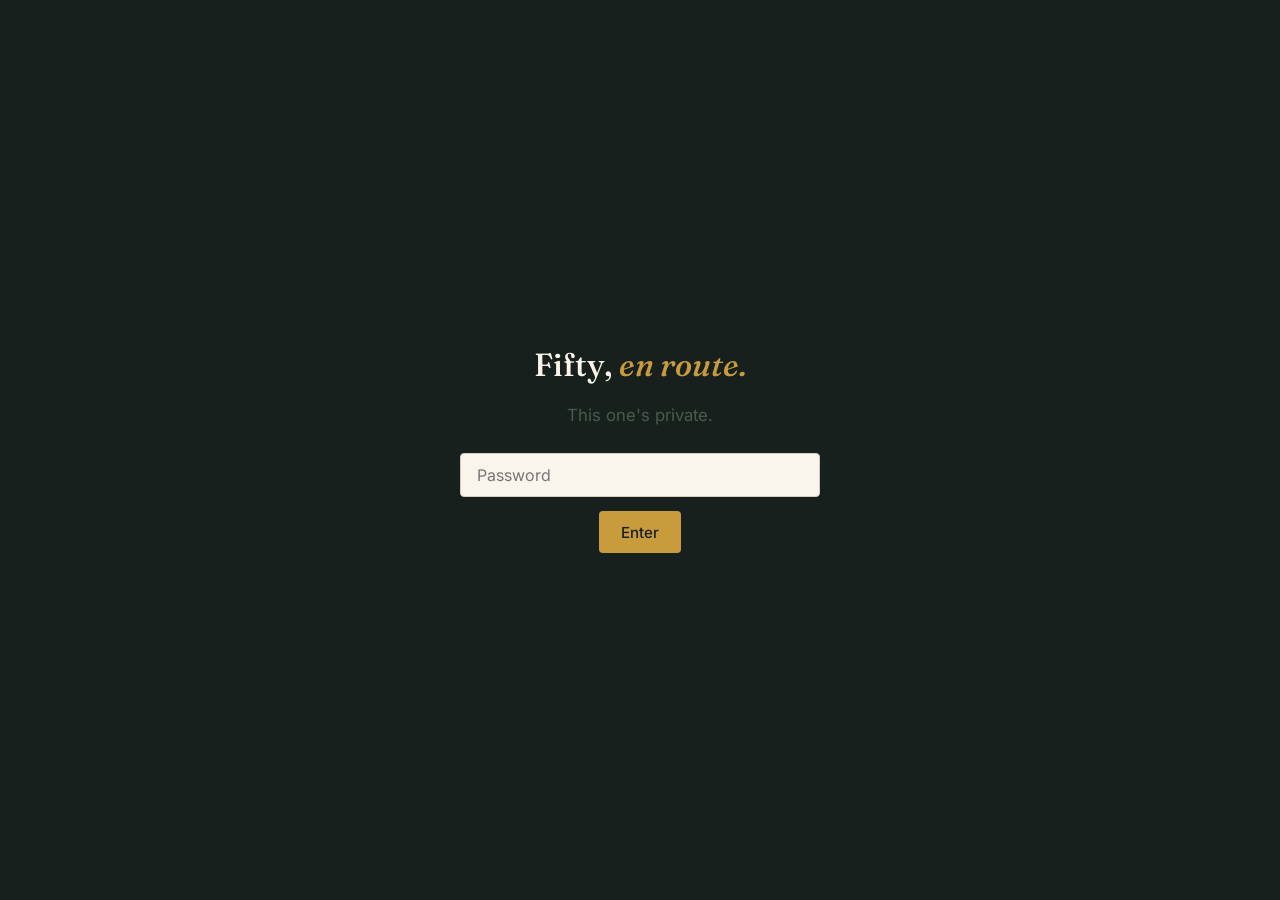
<file: surprise.html>
<!DOCTYPE html>
<html lang="en">
<head>
<meta charset="UTF-8">
<meta name="viewport" content="width=device-width, initial-scale=1.0">
<title>The Trip — April 2027</title>
<style>
@import url('https://fonts.googleapis.com/css2?family=Fraunces:opsz,wght@9..144,400;9..144,500;9..144,600&family=Inter:wght@300;400;500;600&display=swap');

:root {
  --bg:      #F4EFE6;
  --bg-warm: #EFE8DB;
  --dark:    #17201C;
  --forest:  #22332B;
  --mid:     #4A5A4E;
  --muted:   #8B9089;
  --rule:    #D5CDBE;
  --paper:   #EBE3D5;
  --gold:    #C89B3C;
  --gold-lt: #E0C170;
  --green:   #5B8C6E;
  --sage:    #8AAB8E;
  --blue:    #5E8299;
  --purple:  #8B7BA6;
  --clay:    #C07B54;
  --cream:   #F9F5EC;
}

*{ box-sizing:border-box; margin:0; padding:0; }
body{ font-family:'Inter',sans-serif; color:var(--mid); background:var(--bg); line-height:1.6; -webkit-font-smoothing:antialiased; }
a{ color:inherit; }
::selection{ background:var(--gold-lt); color:var(--dark); }
@media (prefers-reduced-motion: reduce){ *{ animation:none!important; transition:none!important; } }

.section{ max-width:920px; margin:0 auto; padding:5rem 1.5rem; }
.hero .section{ padding-top:6.5rem; padding-bottom:6.5rem; }

.light{ background:var(--bg); }
.warm{ background:var(--bg-warm); }
.dark-sec{ background:var(--forest); color:var(--cream); }
.hero{ background:var(--dark); color:var(--cream); }

.eyebrow{ font-size:0.75rem; letter-spacing:0.14em; text-transform:uppercase; color:var(--gold); margin-bottom:1.2rem; }
.dark-sec .eyebrow, .hero .eyebrow{ color:var(--gold-lt); }

.title{ font-family:'Fraunces',serif; font-weight:500; font-size:clamp(2rem,5vw,3rem); line-height:1.1; color:var(--dark); }
.hero .title, .dark-sec .title{ color:var(--cream); }
.title em{ font-style:italic; color:var(--gold); }
.hero .title{ font-size:clamp(3rem,9vw,5.5rem); }

.lede{ margin-top:1.1rem; max-width:56ch; font-size:1.05rem; color:var(--mid); }
.hero .lede, .dark-sec .lede{ color:rgba(249,245,236,0.75); }

.reveal{ opacity:0; transform:translateY(14px); transition:opacity 0.7s ease, transform 0.7s ease; margin-bottom:2.4rem; }
.reveal.visible{ opacity:1; transform:none; }

.route-strip{ margin-top:2.4rem; display:flex; flex-wrap:wrap; gap:0.5rem 0.8rem; font-size:1rem; letter-spacing:0.03em; }
.route-strip .code{ padding-bottom:0.2rem; border-bottom:2px solid var(--gold); }
.route-strip .sep{ color:rgba(249,245,236,0.4); }

.day-strip{ margin-top:1.8rem; display:flex; flex-wrap:wrap; gap:0.6rem; }
.day-strip .stop{ font-size:0.78rem; padding:0.4rem 0.8rem; border:1px solid rgba(249,245,236,0.25); border-radius:999px; color:rgba(249,245,236,0.85); }
.day-strip .stop b{ color:var(--gold-lt); font-weight:500; }

.day-badge{ display:inline-block; font-size:0.72rem; letter-spacing:0.08em; text-transform:uppercase; color:var(--gold); border:1px solid var(--gold); border-radius:999px; padding:0.25rem 0.7rem; margin-bottom:0.9rem; }
.dark-sec .day-badge{ color:var(--gold-lt); border-color:var(--gold-lt); }

.cards{ display:grid; grid-template-columns:repeat(auto-fit,minmax(240px,1fr)); gap:1.2rem; }
.card{ background:var(--cream); border-radius:6px; padding:1.4rem 1.5rem; border-left:3px solid var(--gold); }
.dark-sec .card{ background:var(--paper); color:var(--dark); }
.card-label{ font-size:0.7rem; letter-spacing:0.1em; text-transform:uppercase; color:var(--muted); margin-bottom:0.4rem; }
.card-value{ font-family:'Fraunces',serif; font-weight:500; font-size:1.25rem; color:var(--dark); }
.card-sub{ font-size:0.88rem; color:var(--mid); margin-top:0.3rem; }

.leg-head{ display:flex; align-items:baseline; gap:0.9rem; margin-bottom:0.4rem; }
.leg-num{ font-size:0.75rem; color:var(--gold); letter-spacing:0.1em; }

.opts{ margin-top:1.6rem; }
.opts h4{ font-family:'Fraunces',serif; font-weight:500; font-size:1rem; color:var(--dark); margin-bottom:0.7rem; }
.dark-sec .opts h4{ color:var(--cream); }
.opt-list{ list-style:none; }
.opt-list li{ padding:0.55rem 0; border-bottom:1px solid var(--rule); font-size:0.92rem; }
.opt-list li:last-child{ border-bottom:none; }
.opt-list a{ color:var(--dark); text-decoration:underline; text-decoration-color:var(--gold); text-underline-offset:3px; }
.dark-sec .opt-list a{ color:var(--cream); }
.opt-note{ color:var(--muted); font-size:0.85rem; }

.receipt-row{ display:flex; justify-content:space-between; gap:1rem; padding:0.7rem 0; border-bottom:1px dashed var(--rule); font-size:0.92rem; }
.receipt-row .sub{ display:block; font-size:0.78rem; color:var(--muted); margin-top:0.15rem; }
.receipt-total{ display:flex; justify-content:space-between; padding-top:1.1rem; margin-top:0.4rem; font-family:'Fraunces',serif; font-weight:500; font-size:1.15rem; color:var(--dark); }
.dark-sec .receipt-total{ color:var(--cream); }

.consider-callout{ border-left:3px solid var(--blue); background:rgba(94,130,153,0.1); padding:1rem 1.2rem; border-radius:4px; font-size:0.9rem; margin-top:1.5rem; }
.consider-callout::before{ content:"◆ "; color:var(--blue); }

footer{ background:var(--dark); color:rgba(249,245,236,0.6); padding:3rem 1.5rem; text-align:center; font-size:0.85rem; }

#gate{ min-height:100vh; background:var(--dark); color:var(--cream); display:flex; align-items:center; justify-content:center; padding:1.5rem; }
#gate .box{ text-align:center; max-width:360px; }
#gate .title{ color:var(--cream); font-size:2rem; margin-bottom:1.2rem; }
#gate input{ font-family:'Inter',sans-serif; font-size:1rem; padding:0.7rem 1rem; border-radius:4px; border:1px solid var(--rule); width:100%; margin-bottom:0.9rem; background:var(--cream); color:var(--dark); }
#gate button{ font-family:'Inter',sans-serif; font-size:0.95rem; padding:0.7rem 1.4rem; border-radius:4px; border:none; background:var(--gold); color:var(--dark); cursor:pointer; font-weight:500; }
#gate button:hover{ background:var(--gold-lt); }
#gate-error{ display:none; color:var(--clay); font-size:0.85rem; margin-top:0.8rem; }
</style>
</head>
<body>

<div id="gate">
  <div class="box">
    <h1 class="title">Fifty, <em>en route.</em></h1>
    <p class="lede" style="margin-bottom:1.5rem;">This one's private.</p>
    <input type="password" id="pw-input" placeholder="Password" onkeydown="if(event.key==='Enter')checkPw()">
    <button onclick="checkPw()">Enter</button>
    <div id="gate-error">Not quite — try again.</div>
  </div>
</div>

<div id="app" style="display:none">

<div class="hero">
  <div class="section reveal visible">
    <div class="eyebrow">Milestone journey · April 2027</div>
    <h1 class="title">Fifty,<br><em>en route.</em></h1>
    <p class="lede">Nineteen days. London to Paris to Rome, then nowhere at all — just a lagoon, a retractable roof, and the stars.</p>
    <div class="route-strip">
      <span class="code">SEA</span><span class="sep">→</span>
      <span class="code">LHR</span><span class="sep">→</span>
      <span class="code">CDG</span><span class="sep">→</span>
      <span class="code">FCO</span><span class="sep">→</span>
      <span class="code">MLE</span>
    </div>
    <div class="day-strip">
      <span class="stop"><b>Days 1–3</b> London</span>
      <span class="stop"><b>Days 3–5</b> Paris</span>
      <span class="stop"><b>Days 5–7</b> Rome</span>
      <span class="stop"><b>Days 7–11</b> Maldives</span>
    </div>
  </div>
</div>

<div class="light">
  <div class="section">
    <div class="reveal">
      <div class="eyebrow">Chapter One · London</div>
      <div class="day-badge">Days 1–3</div>
      <h2 class="title">Art Deco <em>and</em> afternoon light</h2>
      <p class="lede">Qatar Airways QSuite from Seattle via Doha. Two nights at Claridge's, Mayfair.</p>
    </div>
    <div class="reveal">
      <div class="opts">
        <h4>See</h4>
        <ul class="opt-list">
          <li><a href="https://www.wallacecollection.org/" target="_blank">Wallace Collection</a> <span class="opt-note">— free, uncrowded Old Masters</span></li>
          <li><a href="https://www.hrp.org.uk/kensington-palace/" target="_blank">Kensington Palace</a> <span class="opt-note">— royal apartments and gardens</span></li>
          <li><a href="https://www.soane.org/" target="_blank">Sir John Soane's Museum</a> <span class="opt-note">— eccentric, intimate, free</span></li>
        </ul>
      </div>
      <div class="opts">
        <h4>Eat</h4>
        <ul class="opt-list">
          <li><a href="https://corebyclaresmyth.com/" target="_blank">Core by Clare Smyth</a> <span class="opt-note">— 3 Michelin stars</span></li>
          <li><a href="https://sketch.london/" target="_blank">Sketch</a> <span class="opt-note">— Michelin-starred, theatrical rooms</span></li>
          <li><a href="https://www.scotts-restaurant.com/" target="_blank">Scott's Mayfair</a> <span class="opt-note">— classic seafood, old-school glamour</span></li>
        </ul>
      </div>
    </div>
  </div>
</div>

<div class="warm">
  <div class="section">
    <div class="reveal">
      <div class="eyebrow">Chapter Two · Paris</div>
      <div class="day-badge">Days 3–5</div>
      <h2 class="title">The <em>postcard</em> version, by rail</h2>
      <p class="lede">Eurostar Business Premier, St Pancras to Gare du Nord. Two nights at Hôtel Plaza Athénée.</p>
    </div>
    <div class="reveal">
      <div class="opts">
        <h4>See</h4>
        <ul class="opt-list">
          <li><a href="https://www.musee-orangerie.fr/en" target="_blank">Musée de l'Orangerie</a> <span class="opt-note">— Monet's Water Lilies, calm</span></li>
          <li><a href="https://www.musee-rodin.fr/en" target="_blank">Musée Rodin</a> <span class="opt-note">— sculpture garden</span></li>
          <li><a href="https://www.sainte-chapelle.fr/en" target="_blank">Sainte-Chapelle</a> <span class="opt-note">— stained-glass, breathtaking light</span></li>
        </ul>
      </div>
      <div class="opts">
        <h4>Eat</h4>
        <ul class="opt-list">
          <li><a href="https://www.oetkerhotels.com/hotels/le-bristol-paris/restaurants-bars/epicure/" target="_blank">Épicure at Le Bristol</a> <span class="opt-note">— 3 Michelin stars</span></li>
          <li><a href="https://www.guysavoy.com/" target="_blank">Guy Savoy</a> <span class="opt-note">— 3 Michelin stars, Left Bank</span></li>
          <li><a href="https://www.restaurants-toureiffel.com/en/jules-verne-restaurant.html" target="_blank">Le Jules Verne</a> <span class="opt-note">— inside the Eiffel Tower</span></li>
        </ul>
      </div>
    </div>
  </div>
</div>

<div class="light">
  <div class="section">
    <div class="reveal">
      <div class="eyebrow">Chapter Three · Rome</div>
      <div class="day-badge">Days 5–7</div>
      <h2 class="title">The <em>Secret Garden</em></h2>
      <p class="lede">Short flight from Paris. Two nights at Hotel de Russie, between the Spanish Steps and Piazza del Popolo.</p>
    </div>
    <div class="reveal">
      <div class="opts">
        <h4>See</h4>
        <ul class="opt-list">
          <li><a href="https://www.getyourguide.com/vatican-museums-l2738/" target="_blank">Vatican Museums early-access tour</a> <span class="opt-note">— private, before the crowds</span></li>
          <li><a href="https://galleriaborghese.beniculturali.it/en/" target="_blank">Galleria Borghese</a> <span class="opt-note">— Bernini, timed-entry</span></li>
          <li><a href="https://www.turismoroma.it/en/places/trastevere" target="_blank">Trastevere evening walk</a> <span class="opt-note">— self-guided, no ticket needed</span></li>
        </ul>
      </div>
      <div class="opts">
        <h4>Eat</h4>
        <ul class="opt-list">
          <li><a href="https://romecavalieri.com/la-pergola/" target="_blank">La Pergola</a> <span class="opt-note">— Rome's only 3-Michelin-star, rooftop</span></li>
          <li>Le Jardin de Russie <span class="opt-note">— in-hotel, the Secret Garden itself</span></li>
          <li><a href="https://www.aromarestaurant.it/" target="_blank">Aroma at Palazzo Manfredi</a> <span class="opt-note">— Michelin-starred, Colosseum view</span></li>
        </ul>
      </div>
    </div>
  </div>
</div>

<div class="dark-sec">
  <div class="section">
    <div class="reveal">
      <div class="eyebrow">Chapter Four · Soneva Jani, Maldives</div>
      <div class="day-badge">Days 7–11</div>
      <h2 class="title">The point of <em>all this</em></h2>
      <p class="lede">Qatar Airways QSuite via Doha. Four nights, 1 Bedroom Water Retreat with Slide — retractable roof, private pool, straight into the lagoon.</p>
    </div>
    <div class="reveal">
      <div class="opts">
        <h4>Do</h4>
        <ul class="opt-list">
          <li><a href="https://soneva.com/experiences/" target="_blank">Sunset dolphin cruise</a> <span class="opt-note">— canapés and champagne</span></li>
          <li><a href="https://soneva.com/experiences/" target="_blank">Private sandbank dinner</a> <span class="opt-note">— candlelit, own islet</span></li>
          <li><a href="https://soneva.com/experiences/" target="_blank">Coral planting excursion</a> <span class="opt-note">— hands-on, low-key</span></li>
        </ul>
      </div>
      <div class="opts">
        <h4>Eat</h4>
        <ul class="opt-list">
          <li>So Starstruck <span class="opt-note">— overwater observatory restaurant, book resort-side</span></li>
          <li>Gizzi's <span class="opt-note">— Thai-Asian, overwater</span></li>
          <li>In-villa chef's table <span class="opt-note">— arranged through Soneva reservations</span></li>
        </ul>
      </div>
    </div>
  </div>
</div>

<div class="warm">
  <div class="section">
    <div class="reveal">
      <div class="eyebrow">The fare</div>
      <h2 class="title">Roughly <em>$26–32K</em></h2>
      <p class="lede">Flights and hotels, current-year pricing. Expect typical 5–8% creep by April 2027.</p>
    </div>
    <div class="reveal">
      <div class="receipt-row"><div>Qatar QSuite, Seattle ↔ Europe ↔ Malé <span class="sub">2 travelers</span></div><div>$8,000–12,000</div></div>
      <div class="receipt-row"><div>Eurostar Business Premier <span class="sub">London → Paris, one-way</span></div><div>$700–1,000</div></div>
      <div class="receipt-row"><div>Intra-Europe flight <span class="sub">Paris → Rome</span></div><div>$800–1,500</div></div>
      <div class="receipt-row"><div>Claridge's, London <span class="sub">Superior × 2 nights</span></div><div>~$2,300</div></div>
      <div class="receipt-row"><div>Plaza Athénée, Paris <span class="sub">Superior × 2 nights</span></div><div>$3,900–5,200</div></div>
      <div class="receipt-row"><div>Hotel de Russie, Rome <span class="sub">Classic × 2 nights</span></div><div>$2,600–2,900</div></div>
      <div class="receipt-row"><div>Soneva Jani <span class="sub">1BR Water Retreat w/ Slide × 4 nights</span></div><div>~$7,000</div></div>
      <div class="receipt-total"><div>Flights + hotels</div><div>$26,000–32,000</div></div>
      <div class="consider-callout">Leaves roughly $5,000–15,000 of the $30–45K frame for meals, transfers, and excursions — worth padding the upper end for Soneva Jani's spa and dining.</div>
    </div>
  </div>
</div>

<footer>Fifty looks good on you. · Last updated <span id="updated"></span></footer>

</div>

<script>
function checkPw(){
  const val = document.getElementById('pw-input').value.toLowerCase().trim();
  if (val === atob('bm9wZQ==')) {
    document.getElementById('gate').style.display = 'none';
    document.getElementById('app').style.display = 'block';
    init();
  } else {
    document.getElementById('gate-error').style.display = 'block';
  }
}

function init(){
  document.getElementById('updated').textContent = new Date().toLocaleDateString('en-US',{year:'numeric',month:'long',day:'numeric'});
  const obs = new IntersectionObserver((entries)=>{
    entries.forEach(e=>{ if(e.isIntersecting) e.target.classList.add('visible'); });
  }, { threshold:0.12 });
  document.querySelectorAll('.reveal').forEach(el=>obs.observe(el));
}
</script>

</body>
</html>
</file>
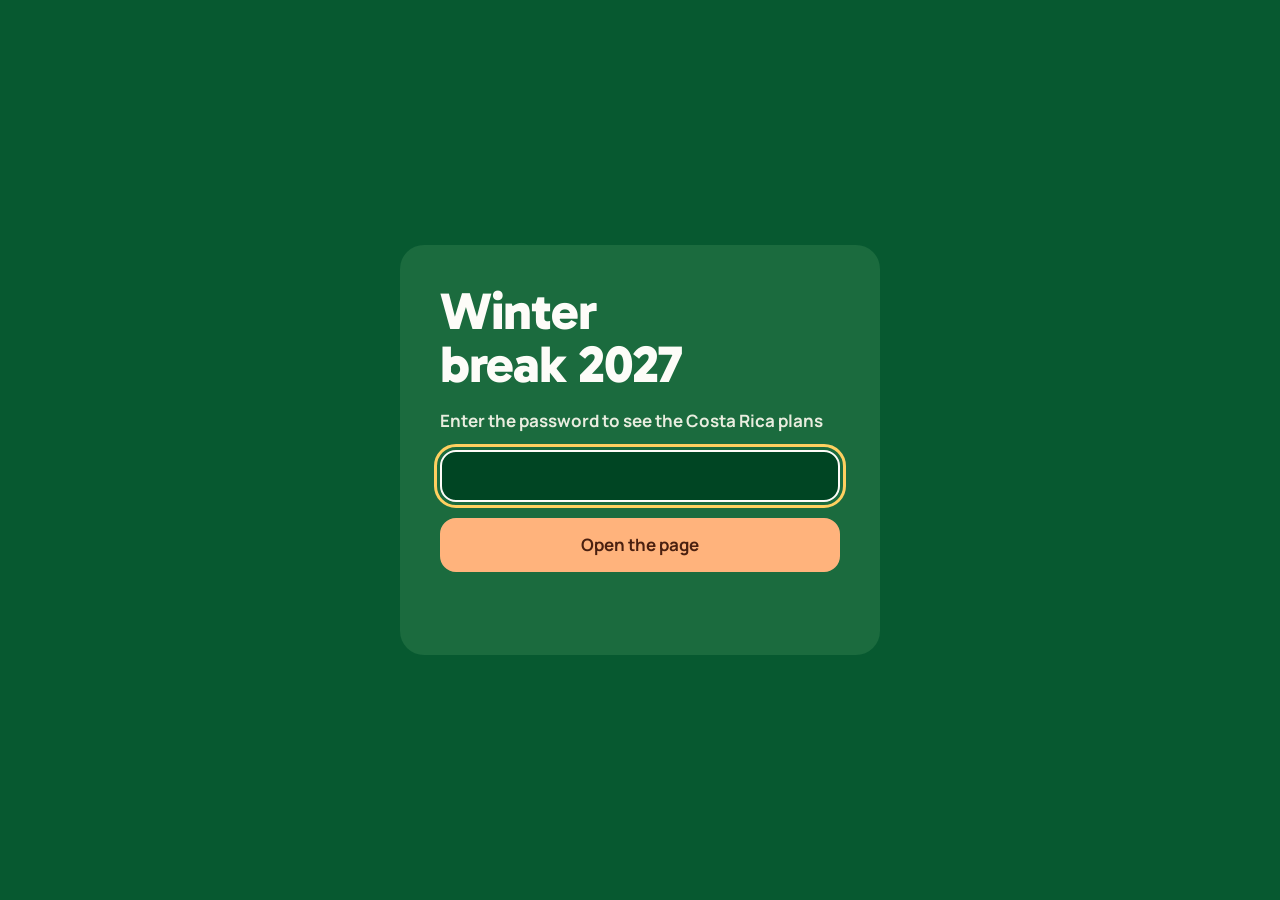
<file: winter-break.html>
<!DOCTYPE html>
<html lang="en">
<head>
<meta charset="UTF-8">
<meta name="viewport" content="width=device-width, initial-scale=1.0">
<meta name="robots" content="noindex, nofollow">
<meta name="description" content="Three ways to do Costa Rica over winter break, with photos and costs.">
<meta name="theme-color" content="#1f6a43">
<title>Winter Break 2027</title>
<link rel="preconnect" href="https://fonts.googleapis.com">
<link rel="preconnect" href="https://fonts.gstatic.com" crossorigin>
<link href="https://fonts.googleapis.com/css2?family=Gabarito:wght@800&amp;family=Manrope:wght@500;700&amp;display=swap" rel="stylesheet">
<style>
/* Hallmark · shape: Photographic, a Costa Rica plan picker: date tiles, three plan chapters, a cost card and a vote · genre: playful · theme: Squeeze · redesign: full
 * hero: a big headline over the beach photo with the trip's dates as tiles · nav: a green bar with three plan links and the vote control · footer: good to know rows over the photo credits · imagery: photographs · signature: every plan as a day by day timetable of tiles with one big figure for the cost, and a three kid vote */
/* Hallmark · waive 83 · photographs past a third of the page · the kids choose from pictures and Sam asked that visuals win over text */
:root {
  color-scheme: dark;
  --space-2xs: 4px; --space-xs: 8px; --space-sm: 12px; --space-md: 16px; --space-lg: 24px; --space-xl: 40px; --space-2xl: 64px; --space-3xl: 96px;
  --text-sm: 0.875rem; --text-md: 1rem; --text-lg: 1.25rem;
  --text-display: clamp(2.75rem, 6vw + 0.75rem, 6rem); --text-section: clamp(2.1rem, 3vw + 1rem, 3.75rem);
  --text-title: clamp(1.3rem, 0.8vw + 0.95rem, 1.75rem); --text-lead: clamp(1.125rem, 0.4vw + 1rem, 1.4rem);
  --text-figure: clamp(2.75rem, 4.5vw + 1rem, 5rem);
  --container: 1320px; --gutter: 56px; --section-gap: 128px;
  --color-paper: oklch(41% 0.100 154); --color-paper-2: oklch(47% 0.105 154); --color-paper-3: oklch(34% 0.090 156);
  --color-ink: oklch(99% 0.005 90); --color-ink-2: oklch(94% 0.020 120); --color-muted: oklch(90% 0.030 150); --color-rule: oklch(55% 0.100 154);
  --color-accent: oklch(83% 0.115 56); --color-accent-2: oklch(74% 0.150 46); --color-accent-ink: oklch(30% 0.070 40); --color-focus: oklch(88% 0.14 85);
  --color-card: oklch(97% 0.012 85); --color-card-ink: oklch(24% 0.05 160); --color-card-muted: oklch(40% 0.05 160);
  --font-display: "Gabarito", ui-sans-serif, system-ui, sans-serif; --font-body: "Manrope", ui-sans-serif, system-ui, sans-serif;
  --radius-card: 24px; --radius-control: 16px; --radius-pill: 999px; --rule-hair: 1px; --rule-bar: 2px;
  --shadow-card: 0 14px 32px -16px oklch(22% 0.05 160 / 0.5);
  --tracking-display: -0.025em; --display-weight: 800;
  --scrim: linear-gradient(to top, oklch(34% 0.090 156 / 0.65) 0%, oklch(34% 0.090 156 / 0.45) 40%, transparent 72%);
  --nav-h: 72px;
}
@media (max-width: 60rem) { :root { --gutter: 24px; --section-gap: 96px; } }
@media (max-width: 40rem) { :root { --gutter: 16px; --section-gap: 72px; } }

*, *::before, *::after { box-sizing: border-box; }
html, body { overflow-x: clip; }
html { scroll-padding-top: calc(var(--nav-h) + var(--space-md)); scroll-behavior: smooth; }
body { margin: 0; background: var(--color-paper); color: var(--color-muted); font-family: var(--font-body); font-weight: 500; font-size: 1.0625rem; line-height: 1.55; -webkit-font-smoothing: antialiased; }
::selection { background: var(--color-accent); color: var(--color-accent-ink); }
:focus-visible { outline: 3px solid var(--color-focus); outline-offset: 3px; }
a { color: var(--color-accent); text-decoration-thickness: 1.5px; text-underline-offset: 0.18em; }
a:hover { color: var(--color-ink); }
h1, h2, h3 { margin: 0; color: var(--color-ink); font-family: var(--font-display); font-weight: var(--display-weight); letter-spacing: var(--tracking-display); line-height: 1.02; text-wrap: balance; overflow-wrap: break-word; }
h1 { font-size: var(--text-display); max-width: 13ch; }
h2 { font-size: var(--text-section); max-width: 18ch; }
h3 { font-size: var(--text-title); line-height: 1.12; }
p, ul, ol, figure, dl, dd { margin: 0; }
ul, ol { padding: 0; list-style: none; }
p { text-wrap: pretty; }
img { max-width: 100%; height: auto; display: block; }
button, input { font: inherit; }
mark { background: var(--color-accent); color: var(--color-accent-ink); border-radius: 6px; padding-inline: 6px; }
.container { width: 100%; max-width: var(--container); margin-inline: auto; padding-inline: var(--gutter); }
.visually-hidden { position: absolute; width: 1px; height: 1px; overflow: hidden; clip: rect(0 0 0 0); white-space: nowrap; }
.label { display: block; font-weight: 700; font-size: var(--text-sm); color: var(--color-ink-2); }
.lead { font-size: var(--text-lead); max-width: 52ch; }
.fig { font-family: var(--font-display); font-weight: 800; letter-spacing: var(--tracking-display); color: var(--color-ink); line-height: 0.95; font-variant-numeric: tabular-nums; }

/* controls */
.btn { display: inline-flex; align-items: center; justify-content: center; gap: var(--space-xs); min-height: 48px; padding: 12px 22px; border-radius: var(--radius-control); border: var(--rule-bar) solid var(--color-ink); background: transparent; color: var(--color-ink); font-weight: 700; text-decoration: none; cursor: pointer; transition: transform 120ms ease-out, background-color 120ms ease-out; }
.btn:hover { background: color-mix(in oklab, var(--color-ink) 10%, transparent); color: var(--color-ink); }
.btn:active { transform: translateY(1px); }
.btn--primary { background: var(--color-accent); border-color: var(--color-accent); color: var(--color-accent-ink); }
.btn--primary:hover { background: var(--color-accent-2); border-color: var(--color-accent-2); color: var(--color-accent-ink); }
.actions { display: flex; flex-wrap: wrap; gap: var(--space-sm); }

/* nav */
.bar { position: sticky; top: 0; z-index: 300; background: var(--color-paper); border-bottom: var(--rule-hair) solid var(--color-rule); }
.bar-in { display: flex; align-items: center; gap: var(--space-lg); min-height: var(--nav-h); }
.mark { font-family: var(--font-display); font-weight: 800; font-size: 1.25rem; color: var(--color-ink); text-decoration: none; letter-spacing: var(--tracking-display); margin-right: auto; }
.knobs { display: flex; gap: var(--space-2xs); }
.knob { padding: 8px 14px; border-radius: var(--radius-pill); color: var(--color-ink-2); font-weight: 700; text-decoration: none; }
.knob:hover { background: var(--color-paper-2); color: var(--color-ink); }
.bar .btn { min-height: 44px; padding: 8px 18px; }
@media (max-width: 52rem) { .knobs { display: none; } }

/* hero */
.hero { padding-block: var(--space-2xl) var(--space-xl); }
.hero-grid { display: grid; grid-template-columns: minmax(0, 5fr) minmax(0, 6fr); gap: var(--space-xl); align-items: center; }
.hero-text { display: grid; gap: var(--space-lg); }
.hero-photo { position: relative; border-radius: var(--radius-card); overflow: hidden; aspect-ratio: 5 / 4; }
.hero-photo img { width: 100%; height: 100%; object-fit: cover; }
.hero-photo figcaption { position: absolute; inset: auto 0 0 0; padding: var(--space-xl) var(--space-lg) var(--space-md); background: var(--scrim); color: var(--color-ink); font-weight: 700; }
@media (max-width: 60rem) { .hero-grid { grid-template-columns: 1fr; } }

/* timetables: dates as tiles */
.days { display: grid; grid-template-columns: repeat(auto-fill, minmax(150px, 1fr)); gap: var(--space-sm); }
.day { background: var(--color-paper-2); border-radius: var(--radius-card); padding: var(--space-md) var(--space-md) var(--space-lg); display: grid; align-content: start; gap: var(--space-2xs); }
.day .fig { font-size: 3rem; }
.day .label { color: var(--color-muted); }
.day p { color: var(--color-ink-2); font-size: var(--text-md); line-height: 1.4; }
.day.go { background: var(--color-paper-3); }
.day .where { font-weight: 700; font-size: var(--text-sm); color: var(--color-accent); }
.hero .days { grid-template-columns: repeat(3, minmax(0, 1fr)); margin-top: var(--space-xl); }
.hero .days .fig { font-size: var(--text-figure); }

section { padding-block: var(--section-gap) 0; }
.sec-head { display: grid; gap: var(--space-md); margin-bottom: var(--space-xl); }

/* plan picker tiles */
.picks { display: grid; grid-template-columns: repeat(3, minmax(0, 1fr)); gap: var(--space-lg); }
.pick { display: grid; grid-template-rows: auto 1fr; background: var(--color-paper-2); border-radius: var(--radius-card); overflow: hidden; color: inherit; text-decoration: none; transition: transform 120ms ease-out; }
.pick:active { transform: translateY(1px); }
.pick:hover { background: var(--color-paper-3); color: inherit; }
.pick img { width: 100%; aspect-ratio: 4 / 3; object-fit: cover; border-radius: var(--radius-card); }
.pick-body { display: grid; gap: var(--space-sm); padding: var(--space-lg); align-content: start; }
.pick .fig { font-size: var(--text-figure); }
.pick .or { color: var(--color-ink-2); }
.pick .or b { color: var(--color-ink); }
@media (max-width: 60rem) { .picks { grid-template-columns: 1fr; } .pick { grid-template-columns: minmax(0, 2fr) minmax(0, 3fr); grid-template-rows: auto; } .pick img { height: 100%; aspect-ratio: auto; } }
@media (max-width: 34rem) { .pick { grid-template-columns: 1fr; } .pick img { aspect-ratio: 16 / 10; } }

/* bands, two at most */
.band { margin-top: var(--section-gap); padding-block: var(--space-3xl); }
.band--2 { background: var(--color-paper-2); }
.band--3 { background: var(--color-paper-3); }
.band + section { padding-top: var(--section-gap); }

/* flights */
.fly { display: grid; grid-template-columns: minmax(0, 4fr) minmax(0, 7fr); gap: var(--space-xl); align-items: start; }
.fly .fig { font-size: clamp(3.5rem, 7vw + 1rem, 7.5rem); }
.legs { display: grid; gap: var(--space-sm); }
.leg { display: grid; grid-template-columns: auto 1fr auto; gap: var(--space-lg); align-items: center; background: var(--color-paper); border-radius: var(--radius-card); padding: var(--space-lg); }
.leg .fig { font-size: 2.5rem; }
.leg p { color: var(--color-ink-2); }
.leg .to { text-align: right; }
.fly-note { margin-top: var(--space-md); font-size: var(--text-sm); }
@media (max-width: 60rem) { .fly { grid-template-columns: 1fr; } }
@media (max-width: 34rem) { .leg { grid-template-columns: 1fr; gap: var(--space-xs); } .leg .to { text-align: left; } }

/* a plan chapter */
.plan-top { display: grid; grid-template-columns: minmax(0, 6fr) minmax(0, 5fr); gap: var(--space-xl); align-items: end; margin-bottom: var(--space-xl); }
.plan-top .label { color: var(--color-accent); font-size: 1rem; }
.plan-top h2 { margin-top: var(--space-xs); }
.plan-top .lead { margin-top: var(--space-md); }
.price { text-align: right; display: grid; gap: var(--space-2xs); justify-items: end; }
.price .fig { font-size: var(--text-figure); }
.price small { color: var(--color-ink-2); font-size: var(--text-md); max-width: 30ch; }
@media (max-width: 60rem) { .plan-top { grid-template-columns: 1fr; } .price { text-align: left; justify-items: start; } }
.plan-photo { border-radius: var(--radius-card); overflow: hidden; margin-bottom: var(--space-lg); }
.plan-photo img { width: 100%; aspect-ratio: 21 / 9; object-fit: cover; }
@media (max-width: 40rem) { .plan-photo img { aspect-ratio: 4 / 3; } }
.sub { margin: var(--space-2xl) 0 var(--space-lg); }

.stays { display: grid; grid-template-columns: repeat(2, minmax(0, 1fr)); gap: var(--space-lg); }
.stay { background: var(--color-paper-2); border-radius: var(--radius-card); padding: var(--space-sm); display: grid; gap: var(--space-sm); align-content: start; }
.stay > img { width: 100%; aspect-ratio: 16 / 10; object-fit: cover; border-radius: 18px; cursor: zoom-in; }
.thumbs { display: grid; grid-template-columns: repeat(3, 1fr); gap: var(--space-xs); }
.thumbs img { width: 100%; aspect-ratio: 1; object-fit: cover; border-radius: 14px; cursor: zoom-in; }
.stay-body { display: grid; gap: var(--space-sm); padding: var(--space-sm) var(--space-sm) var(--space-md); }
.stay-meta { display: flex; flex-wrap: wrap; gap: var(--space-xs); }
.stay-meta span { padding: 4px 12px; border-radius: var(--radius-pill); background: var(--color-paper); color: var(--color-ink-2); font-weight: 700; font-size: var(--text-sm); }
.stay ul { display: grid; gap: 6px; }
.stay li { padding-left: 22px; position: relative; color: var(--color-ink-2); }
.stay li::before { content: ""; position: absolute; left: 4px; top: 0.62em; width: 8px; height: 8px; border-radius: 50%; background: var(--color-accent); }
.stay-cost { display: flex; align-items: baseline; gap: var(--space-sm); flex-wrap: wrap; }
.stay-cost .fig { font-size: 2.25rem; }
.links { display: flex; flex-wrap: wrap; gap: var(--space-xs) var(--space-lg); font-weight: 700; }
.stay.alt { background: var(--color-paper-3); }
@media (max-width: 52rem) { .stays { grid-template-columns: 1fr; } }

.sum { display: grid; grid-template-columns: repeat(3, minmax(0, 1fr)); gap: var(--space-sm); margin-top: var(--space-lg); }
.sum > div { background: var(--color-paper-2); border-radius: var(--radius-card); padding: var(--space-lg); display: grid; gap: var(--space-2xs); }
.sum .fig { font-size: 2.5rem; }
.sum .tot { background: var(--color-paper-3); }
.swap { margin-top: var(--space-md); color: var(--color-ink-2); max-width: 70ch; }
@media (max-width: 40rem) { .sum { grid-template-columns: 1fr; } }

/* photos */
.mosaic { display: grid; grid-template-columns: repeat(4, minmax(0, 1fr)); grid-auto-rows: 220px; gap: var(--space-sm); }
.mosaic figure { position: relative; border-radius: var(--radius-card); overflow: hidden; cursor: zoom-in; }
.mosaic figure.w { grid-column: span 2; }
.mosaic figure.t { grid-row: span 2; }
.mosaic img { width: 100%; height: 100%; object-fit: cover; }
.mosaic figcaption { position: absolute; inset: auto 0 0 0; padding: var(--space-xl) var(--space-md) var(--space-sm); background: var(--scrim); color: var(--color-ink); font-weight: 700; font-size: var(--text-sm); }
@media (max-width: 60rem) { .mosaic { grid-template-columns: repeat(2, minmax(0, 1fr)); grid-auto-rows: 180px; } }
.hint { margin-top: var(--space-sm); font-size: var(--text-sm); }

/* the one warm white card */
.card { background: var(--color-card); color: var(--color-card-ink); border-radius: var(--radius-card); box-shadow: var(--shadow-card); padding: var(--space-xl); }
.card h2 { color: var(--color-card-ink); }
.card p { color: var(--color-card-muted); }
.card a { color: oklch(45% 0.13 46); }
.card table { width: 100%; border-collapse: collapse; margin-top: var(--space-lg); font-variant-numeric: tabular-nums; }
.card caption { caption-side: bottom; text-align: left; padding-top: var(--space-md); color: var(--color-card-muted); font-size: var(--text-sm); }
.card th, .card td { text-align: left; padding: var(--space-md) var(--space-sm); border-top: var(--rule-hair) solid oklch(88% 0.02 120); vertical-align: top; }
.card thead th { border-top: 0; font-size: var(--text-sm); color: var(--color-card-muted); }
.card td.n { font-family: var(--font-display); font-weight: 800; font-size: 1.6rem; letter-spacing: var(--tracking-display); white-space: nowrap; }
.card tbody th { font-family: var(--font-display); font-weight: 800; font-size: 1.15rem; }
.card tbody th small { display: block; font-family: var(--font-body); font-weight: 500; font-size: var(--text-sm); color: var(--color-card-muted); }
.card .scroll { overflow-x: auto; }
@media (max-width: 40rem) { .card { padding: var(--space-lg) var(--space-md); } }

/* things to do */
.todo { display: grid; grid-template-columns: repeat(3, minmax(0, 1fr)); gap: var(--space-lg); }
.todo a { display: grid; gap: var(--space-sm); background: var(--color-paper-2); border-radius: var(--radius-card); padding: var(--space-sm) var(--space-sm) var(--space-lg); color: inherit; text-decoration: none; }
.todo a:hover { background: var(--color-paper-3); }
.todo img { width: 100%; aspect-ratio: 4 / 3; object-fit: cover; border-radius: 18px; }
.todo b { color: var(--color-ink); font-family: var(--font-display); font-weight: 800; font-size: 1.3rem; padding-inline: var(--space-sm); }
.todo span { padding-inline: var(--space-sm); color: var(--color-ink-2); }
.todo .in { font-weight: 700; font-size: var(--text-sm); color: var(--color-accent); }
@media (max-width: 60rem) { .todo { grid-template-columns: repeat(2, minmax(0, 1fr)); } }
@media (max-width: 34rem) { .todo { grid-template-columns: 1fr; } }

/* vote */
.voters { display: grid; gap: var(--space-lg); }
.voter { border: 0; margin: 0; padding: 0; display: grid; grid-template-columns: 10rem minmax(0, 1fr); gap: var(--space-md); align-items: center; }
.voter legend { float: left; font-family: var(--font-display); font-weight: 800; font-size: 1.5rem; color: var(--color-ink); padding: 0; }
.chips { display: grid; grid-template-columns: repeat(3, minmax(0, 1fr)); gap: var(--space-sm); }
.chip { position: relative; display: grid; gap: 2px; background: var(--color-paper-2); border-radius: var(--radius-control); padding: var(--space-md); cursor: pointer; transition: transform 120ms ease-out; }
.chip:active { transform: translateY(1px); }
.chip input { position: absolute; opacity: 0; inset: 0; cursor: pointer; }
.chip b { color: var(--color-ink); font-weight: 700; }
.chip small { color: var(--color-muted); font-size: var(--text-sm); }
.chip:has(input:checked) { background: var(--color-paper); box-shadow: 0 0 0 3px var(--color-accent); }
.chip:has(input:focus-visible) { outline: 3px solid var(--color-focus); outline-offset: 3px; }
@media (max-width: 48rem) { .voter { grid-template-columns: 1fr; } .chips { grid-template-columns: 1fr; } }
.tally { display: grid; grid-template-columns: repeat(3, minmax(0, 1fr)); gap: var(--space-sm); margin-top: var(--space-xl); }
.tally li { background: var(--color-paper-2); border-radius: var(--radius-card); padding: var(--space-lg); display: grid; gap: var(--space-2xs); }
.tally li .fig { font-size: var(--text-figure); }
.tally li.lead-pick { background: var(--color-paper); box-shadow: 0 0 0 3px var(--color-accent); }
.verdict { margin-top: var(--space-lg); font-size: var(--text-lead); color: var(--color-ink); font-weight: 700; }
@media (max-width: 34rem) { .tally li { padding: var(--space-md); } }

/* footer */
.foot { padding-block: var(--section-gap) var(--space-3xl); }
.rows { display: grid; gap: 0; margin-top: var(--space-lg); }
.rows li { display: grid; grid-template-columns: 12rem minmax(0, 1fr); gap: var(--space-lg); padding-block: var(--space-lg); border-top: var(--rule-hair) solid var(--color-rule); }
.rows b { color: var(--color-ink); font-weight: 700; }
.rows p { max-width: 68ch; }
@media (max-width: 40rem) { .rows li { grid-template-columns: 1fr; gap: var(--space-2xs); } }
.credits { margin-top: var(--space-2xl); font-size: var(--text-sm); }
.credits div { display: flex; flex-wrap: wrap; gap: 4px 16px; margin-top: var(--space-sm); }
.credits a { color: var(--color-muted); }

/* gate */
#gate { min-height: 100svh; display: grid; place-items: center; padding: var(--gutter); }
.gate-in { width: min(30rem, 100%); background: var(--color-paper-2); border-radius: var(--radius-card); padding: var(--space-xl); display: grid; gap: var(--space-md); }
.gate-in h1 { font-size: clamp(2.25rem, 5vw, 3.25rem); }
.gate-in label { font-weight: 700; color: var(--color-ink-2); }
#pw-input { min-height: 52px; border-radius: var(--radius-control); border: var(--rule-bar) solid var(--color-ink); background: var(--color-paper-3); color: var(--color-ink); padding: 10px 16px; }
#gate-error { visibility: hidden; color: var(--color-accent); font-weight: 700; }

/* photo viewer */
#lb { position: fixed; inset: 0; z-index: 400; display: none; grid-template-columns: auto minmax(0, 1fr) auto; align-items: center; gap: var(--space-sm); padding: var(--space-lg); background: oklch(22% 0.06 156 / 0.94); }
#lb.on { display: grid; }
#lb figure { display: grid; gap: var(--space-sm); justify-items: center; }
#lb img { max-height: 80svh; width: auto; border-radius: var(--radius-card); }
#lb p { color: var(--color-ink); font-weight: 700; text-align: center; }
#lb button { min-height: 48px; padding: 8px 16px; border-radius: var(--radius-control); border: var(--rule-bar) solid var(--color-ink); background: transparent; color: var(--color-ink); font-weight: 700; cursor: pointer; }
#lb .x { position: absolute; top: var(--space-md); right: var(--space-md); background: var(--color-accent); border-color: var(--color-accent); color: var(--color-accent-ink); font-size: 1.5rem; line-height: 1; }
@media (max-width: 40rem) { #lb { grid-template-columns: 1fr 1fr; grid-template-rows: 1fr auto; padding: var(--space-md); } #lb figure { grid-column: 1 / -1; grid-row: 1; } #lb .pv { grid-row: 2; } #lb .nx { grid-row: 2; } }
@media (prefers-reduced-motion: reduce) { html { scroll-behavior: auto; } * { transition: none !important; } }
</style>
</head>
<body>
<div id="gate">
  <div class="gate-in">
    <h1>Winter break 2027</h1>
    <label for="pw-input">Enter the password to see the Costa Rica plans</label>
    <input type="password" id="pw-input" autocomplete="off">
    <button id="pw-btn" class="btn btn--primary" type="button">Open the page</button>
    <div id="gate-error" role="status">That's not it, try again</div>
  </div>
</div>

<div id="app" hidden></div>
<div id="lb" role="dialog" aria-modal="true" aria-label="Photo viewer"><button class="x" type="button" aria-label="Close">&times;</button><button class="pv" type="button">Back</button><figure><p></p></figure><button class="nx" type="button">Next</button></div>

<script>
const VAULT = {"iter": 310000, "salt": "fKmWNcNac1EokVZTFkGvpQ==", "iv": "cLC1/eEJf8EKGpZn", "ct": "OFHEHs09kfK4jTBgXN3cqMbDKSngfnSFtQQ7f5JUxWiNdlkzmg4utWgq6KM4lBECJS/p/jsXP2vXw97pDusxCQQi4l0gQvp2B8YXmUWJMBXG8GaxsMgxkdiDnahoYCm3rpOzbDsxjv4AyTcgYbKc3zn4W3odyxmljJBhVpIGbSxiMOgltSR0+zxabJxlbsU7ZOk2w+iHa2/SbuSNgG0aKNL667GymnClJB/WAeAec/kpPWPF/m7JfO0vyHUbaofsj7Igb6e64D+nj47azAQ832KyTT+8wqqLeJLmuMeVZHX2GzYQSmST6U/qj4+TnM/wMjZtcwFuDqCM8iqWCY2SFfe4eaH3anfwlWwvxfruZmnUIdwX7pnLmd/TRW9PG80vvfWE/bsKkNvmSM9o00sutNnHGguxDgEXCa3dywG4Q6eRgOu4/R751vDuEwiMT9ba34nPxTx7aACdgF+diZmMiyIrzxxj6Pn9S3f+IDncJpkVQovRLgQ7rY2pPzBBMihQWXrz2dUHyygnQGzDcPoZ9zLI4nzoXF9SCcmHdzFtQ9zXh3WxHVhzQu+ebXYQxG1RV4Nb42p3ZOrtJcyfHtk4RgRcFq0TKmfBEJDdzA/Fs9JVf1W12RdgIDR3A7BLkGeQO/5uBohrvYiDud/4o5Udw/5spt3w4mgw/hN+sEcO8eGiL9fgERrDrLDCrl8KjdN9mY/2yjp7Vf2Qql/0goOqivS+dqKP5rpal2lyFwVyp+/uJBnob393Ox4cNLiRzGD25r+h9+12kaTq19eLiKex5mwPxfFfm16hcwjou3Kqzr4ATVRAdT/OjK+s8uSiiyHxT8+FYgmp+8UszBjlJ4JEJLm2Sgr+VVBmh0wKvnWlqgh9ErArf+kn7g7IOxtw1VM3u6V7YraSM8B4MWsUEmXcjHdL/Tb8MVTiBX8/ul6b32m7LITgpdI5kPLt0HIJzPQZVvosmJOfq8NlH5SWoMnMsg6asb33Rc5EKSyC7V1rPZXX7wTFr/Twtg0x2mwPDSQqW940NjFcH2WdcRQyES0zYpB5xRVCBDiZ+OzoLXjLUwlMHRT6HAeUngeINPKOk+SG7WCSZcuk0r+vD8LobyJVpdObM+Yf59HLzT2ioFDR4ypvsIm8cD8yDL/QxpwpKFcaZUHNBQUOFrQxgp7uly1owWss+Lsfl+FtQ9/DtTqvsXk4mlAnMwG7I4yjLIboNYPIBEzFRO9R/AwCwB30ueben0PuHAJ7AHXuVHv2Tjm2URMUoXrTeFCOh5WWSGtbemWGI5HVKpNUewPNlmPsJk0HRlkK/[base64]/gVWMiY/Y+b1pqEcTG/FU9lZEF/ObYIZ4MCHPKz+c92mvacm2NE3mgYtGOat3L6QQFNcrF4ekT9OmIk68fCmk3amqUWh1O5aY83tJLgrtSnJykCwmhZKcGoGIn1W9cHAJuKhzpj6QbI6Mo5QSIIJoSq1/u0aDYZzbaCBf2e3CtMgZm8xMYWfbAYvItF5AnuImMaierAmWm4IZEz37f2LjvAWnM7R0oDkPvtqeSHx4nt5sVRaG3qn2z4kU/yjeeee8EvAoK89uRbmWWFFv8WNkNkJk4hNKW4ga84dl3eAJ1gWtvvdrSD62Idb4ST3O8FWAFdkC8oGXLs0IZfCXOV31MCBXF2YV+8b0jHQ5xzbSsQVVUWcg/ItFwa67vt+IAgiRCn4F+mVw2yKnjh6UEV/c7Ue5rpKSrPC0p53LdwnWchisZCNj4B6zojl2a8INqNzsDU/WV0BS2WJbmS6ZupIlOAT+yHxPet6QGui45QPe6rH1Cl8j+OxVZEMUQLxaJHSEBNQzfnpgKbEYyNShlLDZ3lQCWHm67m7AguqDx/NdHnu2KAgEG1Y5fyLrXD8VQu3CyvMCKbb0hR6/CDru0aiNLHUkc19IJWqKpQX0JbD25sp+Rg/efYaeJyuSUbEDPJxYLXLhdQhuiYyM6JgTfGsLJQqRAHkJ5NO5MrNxaexqoXfltpk9n50LqcWz+hoOqnuaVLjF+UGrWKC64viGkjJRR9phu0F/wXMyQ//eRpHAZsLOUD1BEtNy6ZYrXnRBcyWz8q5wA0Mv3051vxmVEbXF4fm547Iecb542ViXRnAKQZJ3jXJUY5fJ9PEnkPNfk5VVUK9J7EW+IpwYuVSXT6cT+/KbNfAtmbo+V3EwfrKV/GQQ/B8FSS9+m+zhJhkecQIcYCU9PLwoGujqXqx3aJ7+izEG2oaHYo2aoHNa0XG2dJjgeefjiMMf9MfXw5J0TNdUW0xhCP4t3XkeCDOuyMHOi4vehVCZ3sc4F1LOdLd2njgWeby5nEDLNT1gKtPcRuXJHaTJGMWOeymrubUcDp8i0E9qlgRGUgCphpib53eggNvVKGx4Yx/wEaYEUZLjgWIe5y1RCPYPpoMKzRO+VVzVTvok+UwC3GYHHlT6VIr9mXdzzeFvLACA1zr+IZeGT8vjg1RwHcitVMgTZnP4f/1xIzarHIj2Ntutfk0oykHEiDZnKzlYm8RI6QjCn4Prs6/5PFqvtUJLvb6XBgSeYmS1xEEDolJLZUu8vDAzXEBh63EX0sJR2uyvRjpu/foZzgErBWaqbtWmPdr7E9nV3mKHSh7/yinjoX99+O/AynS+0lTZgnb4lgZzJ/LmErLZeTwHP9AmQ6V6pbm4g1bsiQymoZJaxVMZoLjML8CPlQqbLXMBTnFRWD/Qg1x6eRF1qvUtdOPbC/bUyUHK1zsFngGaOCIJ8OHw69OzRdyVZ1xNzcXpWelZwPDGtA3n2RL4edoG6bdR+Htl846qkXKsW9Np0PbXB/ZFVFy1g4aCkkcD4I9rma+nxdggFO6jmPzV6CWByowPVNpeyEbdv8a+N84Ocb5dNipiaq9aiRaEfTiEJw+t7dHDIi7nkjdygIBYPGa9meNCYx0lCsM6CQJjFrlG4q4uYLVdZdWgevP7owsYu9At1PtVD3sOSY4pgr1RsXP9LcNTAFgdhwm/f2/nB2MQWzpk8KQ5rMZmpwZNjE0LnGgCz8+RK9OEtlrefznD1mBfZbvwcctY7JBJy6bOSU9Wy3PI+pGMgTU2r7ao25IyMorpQq6ywpJ2LpXKJfeTetqkoIVvbp2pG3/Nt7HahgXL3QGakF+w530PQ6LKjN0vCitx2TM6HMWy1U4QK6DYcMqYJXJU5YxK9KCuU8JFL1U1OtJk/ig3He2ltG4UUHWLjn58rpiJNFRD9kbPuZcjofdyc6adW0Crx+Sdv217tqwepNB1yaCncdkFFPmB8fZcjFtxeipwei7WG3g9p7ZnK5SIJNMbTWJ9Cpf/sQiHo5soQwjyStvcOC58IOKT8H/IfYx3yC3uBz5ojnhmVcYqHSEZZug4sKsAHOVPRZ0+Zm6QxJGAUXwpXX4THY9xllMf/1C096JW49I+hjmL8KpO7x4sYEnTgE3B5dZPxvoyLxG7cqZivxDO7sKTDiJvwIAuXFUwFj69ZBqRHnIQvT2Lpxiv9BCbBjaGo0UgC6ivRu7HQd42X4flFgTOIo5QA7QbxxW1vuC3syilHI4hkw4OMXX1V9uZOaBrbDz+QLjiqKDFJ74vlrg/gD6PV2M9kzzEIYdJA7hEZl2HaO1duIHmpJfIy1hiHjMDovoC4i+Z/eobfGqmyfRaI6FlUwXsHupptKePbyXI8UfB/iQWgYKq3flqmQw7vM1guYsvXZBtHUgJddxybSTLeQG0QhaYPiMf+ObH69Uv0Ww/nYOnYXmJP2KUBG2Et/J0fvv/bU20xia95AdLXpRG3qkTPCgqFDhXnAQht/wVTkZwYIBDxxGxJVoRyTuy07/xZggdwULWAzulvUXOqm1PZvo51RGNNmL+r/BBrm7w78hhDTz6JS5lyAE4LQ8Dv4aXhbKhsm1ctBZ2zRPF4hDj/gLfNzl08JfIY/EeI+NrdSbzq4PIQEfHrKi42rtek9wVJBFG9NJ2CHGe1xJNkz5FVhBbHDz6r26DX2pqL6rI2Q1UDRVIDTYlnLoeL46Ve9zXVXj0JQ0qlSCeppKDMKhXrfYkF1/Bxqcw91jXtUg/5h4uVrzAzmK7et5fr7kIMR/xD+XpsJukVbw12KKfnPwFDzj800xgcqd7557IGWpHi1Px6Uq5U+XZ+WzPrUvxJO2qjw0NP9aIS4ruQ1CZ72EMHULzRUI5dNJsXiJQn2zHqqr87nWoj2Iz/LkDjLiXs23EiRVwtx26nu1ViVICgJROoCAPjSwvAamQ0fNPrJVtKd/rBKBbk05CqIS9H7+n0rjpB/i2KCiGv8Aed6q2bIHqcFBzs8Lkmvo6U9kH1s9jEk/e0siJA7trkCRqDSR5dct542weuocDKNTIau4WQ8qwAPEtGiEOMKmB8DMZrLLdKqT/8f5ccuWkb0dTOhAlhThJKiVnv9SSS9IHJP736oTx6faEc1N9hivNpppC0+R66mMYdJmZ6SCBvjVxpKPfh77OiMy0Za45ZOJLx+vBPgqMLnBFCF0fkghrVLJ/FnCILle5/NsnGvLDIdUNZ062K1UpMyD04Wug+IWCrDKAKaBdekp/nBStA1XHbw66BNNG5CSGANg4Wz/jny6j2Z9yxyuep8pcGZ6tg5HKIuleBpiLArlgK27hKuGfwxfQsmtNzugZXFR73ntSSuFjccwzAUobssKUT0JUJqSZCnc6remy/16MQYX31ceHBoMdaJN+iCGutyGDdNuafljr+8Lp+Vo82PDNNvt7ihmxWELM3DcB9HV2XTxV5syCb+G31ovOuiVhxwXnPf/C7WO2EUeYyzxcKJaGkcxfUvEI2qrb05w2O0ayq4yl0Sl/yfNzVmaB6YeFMdBVUPAfffZn7Hd/KRQQiVWh13OJLOEaQGlMJm+R2eYb/OaMl2bp0ul7TC7ZgzI30WhVD6XE1Lv9Dz2MdvG1AKn5SYznKlu+iNI4XG7stKhJHRY9tR9yciPeFeKqcyXLFqnOSnYzy492UBAHyagcKI8i3ioE4rx6ZJdQfNfi/0Zkx9NFzQlnMozIvHBtyfCNApW6sJvIfmHhwPymckDTu2PRZfazHc3KVrW88MQNOqb6l4plI+clIfvVkTJr7vEL5kMrZsfG+OAN1hluKr1mz/Bfx1K6R7TZlTzp8StAe5g7axtLU+ZjLOaZFstyNpWe/Pk2BV17hrmZFQ0OqfoviXW/Pr0PHuYp31W0s1/MWn1V+2Hl4h4kcLTcRKPC04HesTwv+VoWO+/LkH9pSyhgqkMWUrymntEtophqEPnR7SX9ZOyA0T7gs/SVOI7KB7nIIG8m9epsuOK12Q+VQywoUowVtNCe/[base64]/GGUN5L2zHUWi9NU+sfN38h0DfsShiQf2xoSi7/H+pXvQnXrfAOChstoTbZXIocAecp6SC61+WqWj1rqV4Vpzw/YIlpifbRxq/FzTnrt25EU81bWhxZZmMlNuvnW39CErWc4NWFtOG8jRzdTXzEKejj2FIzpTBvBYor8+wX6S/jESGK/69stZEFHJjV7AnLSg6la3r2ShjOCZ1HQU1fbbGSV0uC5+0JEL5STfIVUOCvHBzAN+AXg/5tGCQek54zr9NvFDAO8oh5DIQgZs0Fj4pVMT9HkB/ENoKIuq/UwfqAqzrBPhaRNGwj1KVht3Zwc7zG6ixnfga5xmQ56fL9Y1LuPWyz5wUv/[base64]//SfMhPinu5+UN7vB26sRE2gvR7unKDcPOL/[base64]/Xmk4xof4VNb/uDDBmpFJTU4QYDR2ybFDOVKpgr7EaV+HpGMpmlNb54pFr40+EB1BmeBhmu0cxnwhcp85MXWHbQBMaUUDWAG35keqr0/QAyDCWM+JuYmZs0ZdBvnHUP8tHdlvfNzGTc0/j2Pw/1G4za9HXR64qZIFnJJB83oPe7Lk/OyR3iuNNMLNW3sBJbBbqsLNoVpeJyrbLEx2lMoex06LRlK3bdiJ+n/PyJAaclX+S07uAkr6PBQUfXVkvPEJ6ElqfD8Mzaq8Eb3ssgA+bUnVKHvAhxAcKOe+F3u86r6byDKkn2kEONTaxRALE2yG6T4eVf4lhxTAwz56fAA/dYYeS9vXQ5tnkms5GwjbX6n5xvXYBFIS0Ou7CcYqnVeXA5GhMVwm7SWLI9V/+LoDCkMFZ1fQqK8ti8xzhDBqE93vKnSYqCEgVwsLJY9YPzeHmYh1RxDnl57RAM+sAcAP2Iyif8JQsn4fbkaackeZE4+oESmsNglpFoBh7qPZ0We+bhopPxNnQ/RaVyx6leKPiVhrwweRd/pzSlg8WIKjCLyWlbX/r9fdrpzFOSskcHF7XT0DOw8mxXBsl0e7KzzINL/1rI2jmqQtuZQH+WeBYmK4AVbQO1OIfKbgySZgPjyJTrOAwD4M/038XlMUOhatEI1ZPn5rYV2Er1vJ1SawVGFlWwC4Unbp4LNFa83sZDhGV4UuszZUpx6RZ88w2fA+kAISxCTMB8Ohcx1zaFyQGXUU8dg4RzOXD+PTiyiAz/TZ4WRQGpZJP7DDyA4H5lBDwC4f8e3m6MpBm+9IxFx6G7b2Dn1rbrfHAdHVrAxPCKyfgQHV0mw62a+C5lUc1WIJBU2no7TIlR/gI3y8s85WvL3jUqTh/ND55q1hxqUiF2ujVmEFy1z550YGPQJnh34ZptcapyOSFOEUReConQDt5PK48svCCT6QV91GgiPjf74Uh+f2kOC1zKyjUCOu4VZnM3Ly+JBK6bC2RzAq4cXGFbzR8IRXvXGOziHxawL0M8DRmxG/Ul9OqlWX0mfGVxuYUKHVDip9/2lJRMUWxGYsofjbgqy9eHox+l36/aO4KV5IQAxWkwci6N1Zu/gtX16sLaRVNzFFXeXUk+rw/ywkpHJpUoN+q/dUGjnA+4bKZ39We4LEZJLAacn6b3O/D7mdN9yDRXulGP72XifEjJVE5a0iremk+pin1UjjEagxh6rIAarthmPKpxrvRWO/I1HV1ovEijuZHumf9dNm2XKa7cKtr3CUIQgZrFmB5bDNKcd1f0AKiHxHeCS83W6H7XaGX/q4rTPnF+JqheowTfCFvAE+nQrasuSf/GRwYL4ou+dRg0OUSRO09f0mCiUEnHppjg+N/ZN+u+YfX8s5vmo9/b0PhravG7Mw5qedWMYzkDDeuRlyufy+1uRuSl3orDfyiCAbnZFDVLRi2wX1uRujXjbKKxokCxH6KvuxBsGVOSYjT55CSIS/Pxm1TklMjNR5d4kbhXE7u6ikSH1M/QOXxUIyEw6jWlQkrwOLnXmJjevLcS1o9ur9DUOeRG/E9HUfeL7qr8WBv3N4mhdbTOKSEePgTx/0UrTmyKHCccjNBE7yIukwA3KEMp7yLZNnPYf6wsRsi4GJonSk/5LAqEYtoMfNp7/X24gp/IMp7pOp54mipbev+LB4xwKNqbFtdu5vclfkcTafwnuyBkMwpma7LWz7j03H3sonkLY7fH5ZW6iExxAKvXwdfSG2Sp62hM5QfljbVXZqI5P1UZn/x6DSi0x+JOLO4qQeFV3YNdDEITAbIcBOMqPOQ6/h8IAJhI9Gl8DEEfsDq2SMy/DS3z4IySsVx9+X8dLAmn6HruQRAsY6cB82v/VMFknif002rIIhkfa5r6Saiea6sO93ltCRw/6JdPWyLkOsxLjuBMNl8Ci9OgyPqj8WZnv77R7VcPyZr5i8wVwaH9MVj+WP4RT47cIoUpF2mcs3SznZbZXdxNFeIZtIukbuQATsXuGpibLuHWcvm98c/5rkAieqPC92TdepRkvpHqZdAhMO6EA+NM5BiP+9BqJgoLzi0COn2aL8ohim4gph7E5JV8egt41Q0o7oOQuYAzIxMCcsikKLFLvNfRcsZJNTKv1+xNU70pJVbfVPFxSzqx+NqaViJPmQDmA1nCYKSBf0s9w8z7yqwqwIhh532SxW8T/A6GGRyL1h0Sk+IlNAUwtK1T6BqWhMW/o+rv0VSTC6o9qBp6sw5sl4PrKUBPmlLFqxwsIVPYBH4UJ/RbGix9bwPR2iyJd58teX/f71zSTnlWrJGE9zHX8VkM9gaJuOYCt0NFyolMQMrfXbKvhcCpEndVQuqncmRcY79WlKFL3YTAoRgRIFrk1MeRN3uojIL4o6dEHp0arurSdahiWI11A5PD+KFFMvLq/SwAJ+9o/UoZEzWZAQdUOAAo6RlgdEtV99QyJxeT0QWarhUbaiFDnl0ekx1CixvRalu2CTjC/aYEBrcGhOYR3P80QAcpIu5CWH2RRq9lRsB75Er4D4YHHjOPwB1/k9PogFH947gxC6QwcRz+VpOvFMYwYMrrRPbg501RH1nfDeI+HP0eQDFO3Pa/xa+GrkY8DOIh2bh/CBsvptr1s6Fblq03ILkTmVQIzte2ZCpMv88b2hbqqMEEQ7FLirvI/6V0iS5B/[base64]/krGW6vzvMk99rzjnEMFZGW7Tt8G7bfMpybA2VMXXtRh54WSAfBaw9tYkNlgqHvbTWXFCjjEv+OxLejVN9x2ACh4fesS6tNahf+JZwcOl9RCzJPvYrpyi8bvlCbR459Yw9pNNM+xT7sD8Tg7MqowmBpBVVowONFavp6uNW0DCoxQ9Wy/fwrsA2uJCla89ZlJwMvCvx7iFnt251D4Q3y4SMI4HQuO5h1FSMcXihwMAqYltvUFVMwFtshKBv4EIKPh++IQZCrUV4tJKIGTpM2tb0CU7/kjpzLZXKeWcz2AAU1RZo8VRnJbrndUv8hETMYXm8FDdLX0slls0tSF81pnemQAUZnXXCd9x9iVPLR43QSWlhxR4JxuTR7xl70b5pAU6cjtPp2/EvdGAQJkkMsYfjw+mAqSjOumnzLjxPwpjLJu8m1gknFnFhFs4C3nM718ySi922IEcFD1Sasw0JpLdo39LbeRbp3ARxAqPwAhI/7e2F/8awMootBTKdvXGn3J+AwZVMIyRn6hYG9UiAJbR/78+52qEScAA4msAVBGD/Mo/dnCvYOxnuYDlE077XphfwcKc4NbSevJtfd1oqbFbGVWo4S4jzK6FUqPI1jq8hXiqTnoLnHN55w7UgDLDdehm8ZcBZFwijC2UGSnQAow4+H5+OEFdRK3DkawnkIjWVCOarRr+l3vKc+SF/NMAWX1eUXBn/bt31nvMrhbNmUHMhZsnBYww62wnEN/MnbsZEDNeCGtrDNfpY3qEYJuVEWXLVMpbmOWJIll+lb0jGf+HQbQ13wOH9LvQcreIfE1f8mKFHjgLakuiOohcVQdodX1BWVwIusAVpP0P9uqiz5bNJQSKgDb5MrCYhuN/zUoSWiV+On57Jy21/ukjSgZlMToTtHTZORJRMNiuD7IbFVwJRQnn16khV4SzQMqMsxd2QFjJ/kGlEiP+qd15h5S3acQTWsVHrkd8t4hKzuYvh/UIaiyXOiUk3VaUKsJTVIh0kiu1Ee5ysdBPMUoerZSqqLBrdJB0mmRZbupWcL83lzLvqiLdQMPdNXE+diV0KOUoS1vz1t4yy4LDpmfFMQhtdcEhOnkUBYIqat3TH6xabc/PUcb4moO6wdAKf7TYWeEP4HrkrUGdmRKcliUKt9BTw0oWbIsvWNBwquMOjA/QP5TDLVdhBJfX3/cUH1q5SNzif1cgAerJgaveIX5zVSjLUfWOTG0x0lWR63u7m2ebss1kQozboO8w2KWynjHRJYdqRMgpVoJQAvL7ndkbMT3wcdPfGuAzppkRDh2aKYgd+mZiUf0sqCosFdoG9xNL3HgjXGTPIy9JXJuVWynmD91Eyrhs+++qpkTfzDql6u/2hvO8/ZSqrMa+A2RM/tK9vQG5jxpjLnEMBSDaGO0Ks4JCSki0MbUVtR9BLbR3dr9Ov341/YhghPbE8YmB4zQEjD9HB5xB2LOawZmSMbAgfKVx5JkN3oC5S+Z8jpZo/wQdrDKJ2mBuPXm8f+muPkFx8PZaEfGpx+CGA7x5EWNXL5B3lVSEyPRYfCVzoVlHJI8jjoIvNa5mgaSD3oJMA1TL050g//mDbpxGkjagjfh9fToGXyp8Q93HE20HgHsIIa2/R3tBLQwNC5c7lkzRDIVD4cYojmkFwGEH5Ow3DymGC50KvkvwjXAouPxkVPG3+jlBnVW0RuMOpYYb84wvn2e7mr2H+zUW/IK3c9n6p/UhtcjlnGDSgQ0eb2g26NMGxDCL77zKxbVcU7LnvuqsAfR5Igy5ET63KF6buCiL+Rqc3UahRTu3M6U8yA/F04fJF09U5sSz2cLKB+dI/RTwDVYVi8kFPxN5hkvBwzeSFXIfhFfinHCd3SXJG66hbGVQafnxh2HLZt5I9BMgNhdcvlBiOvX+y+RSlOHVvDpmewCHi9qBr9ouc0KkMpM7aBH3NNDIuyRYSTu3TENKBlQsvXKt6qz9uvqpc2GRdiqeY5sTeglf3G/yzvV0Np/haPD/DijZy1TkaODA5hLM6jrBrlpuBq/DmL0VIb5UN6L5VAzkAavDM3u/yAUL2EzOSx4iT4v0FxuV0yf/JL3kgnhL7PEYFxkR5kJrx0fbWdig+tKNFzlWnZytanDrdRYqMpB2MHklqrO6tsugPQ0+rNVjxz+cTcmQbig6e+8XxhQF0V85HW0nLkVLRlL4cIe2bpeohq7NXe/fWNYAw4gFJe265uetwZG6BiBSgrReyvkO1hPtJTbFxUKT257mlWocxpkxbQxXcXBVFeUP21MI3HrSU2TErBxU2lcptsp6B5ugen8KK6Gzq5csv3Ea0IzAFbODpPqwwNxX3lzLoEYRXaw1IjCPeL/LhHNJe7ekBX31MEZBU6Z1Nqr5PjoUjCygON1Gdht/JY4Wh/Mh6QOrcJFd3Q6FZTrGnJMOVgEW3UFcfqUrOTLoOFpLuwr74E5HN3uXqrulgJyo8iG4JWMlQBKNl6S0vTkOJjq88KZ5sGazMI0ITtk2xIdjnQ7+nkEAqr2t6r7KOcZubS6y5G7R8dQOU5qriz1yMVgJGhYfdE0v1q44KVHGnnrJd1VOF+1hmF/EYUPSP/QF7f0IjGhA0RM4leM5YtOBe5WldnaAHwjP4U1Xh3ryb1hawWWSD4YaDtwNnUvP3hjNSPd97wescZJhK4aYzexSnI7/H54um4vVgJa9+yaw20tb1g1r8IJTITNRb05mcshZmJiNeBbHN9zWSdx6pKmea7IJaMLNwKb1zlvtIPKWUMecEEiwYQVRJVN2YqneZQUxLy2S4qoBPhY5UB9nSmRRyMueN0psyeFvrM9b9iThA2sm/XShJfnNedZTPuY/iaMTUHMcMTBHW2KUWDhYcDdxRHJfaSLXzVNdBEH/xug3RUQdQCLq0YO67XX1p2FCUDRcoqqgdx8tObIn/X0DgDyNmJ4gYnoLDU9TRkoRdgqHZpywzJH93VYZnXk8Bn46dt+KmtHhnVOy6TlOGAjIp7PKPLJQ+WDki/hocM2ZDY3bzx5X2+HxUcXLEMMXUQQGeAWQEm2bqkmT12ZAU8eNHbgTvOloEDIgDYCkHRsE1x3Ir9q1sQYC5IK924Zx8wqLw8EKQh3rpjOLZ0oLxPIlDnRTtY69KrKk2uo/oOoPsaCgq1ExZDlOP+v3Cz8fKQQVxr8/[base64]/zPjTK9RWgfRQuvAseVjhKoOdkUovmMCKCcHwRIDJn1zekPU9PQ+L4OoBi8NoO65wWyEy1qc4z4yRLf8lnjvCbEUJtNK+7znWoPeFDHHmqnf3eCG/V+seOUpfg/[base64]/39GImo5x7XUDoGszbHVXmmS6lW/sqGGo7omCnGZgVUQvEY4PIeCqYgxBLvY34jf+JyaTP3D95d6VIMO4P4fRrKrM8JORrZz0xrDIZr9MLZ+f6Tuiu9vRgCj2VzVJGOtw8jNzSkU6q+0YqdgSWYr7ARvouEvOJihGZaFg7/tw2czRq6AchRKw57dHYDrdflGbtRle9jFHg0RQPkI9/z/j79KnFfTKRF5mZDtbUU1qEJL/DCDRPLBlVN416J/skneWyZ9UytvgqAdCFGPuRm0+FR9QcrmV2jfRWTVclBW1rS2hXLRPNO20wbqArqxBu95GpR75gy+HT910fAWe746aMhK05I/PEUzjmOKIotfbJW+Ab+2aWar41U10ZZ96dMiHWGG7rteh62sU1iqdLetDsSpHhSp/1IMi0Q0nLl73K6im5SZKnYxCCjzxaHcfO1ITwWmnIqesUABXZXKywgSJcLmMOEc/jiFhFChMVff1lD9Mj+Kv3kB6Lkcy04PFLOqD8aPG+pwPmZnCR5X5rnzieyoGQxxOJV93SNzHmgNed+SEvS/gcSSkqs1nOmm+e1q9io95Of3zNj7pQbhskK1yTP6SLe2dK73cGAxl/P22KJN2epg6XtWvD9wcoRMY2UXToNsjpBgOQSxs+JYfj3eMzzZNqwfYnWA2pxnrbIITloR0wyaI1k8ztPsTAEL1iYp23HRlHOgo/TkzOamfHZe1EXXRrdwdom3CVPh1BzeGodMf7TriM7z+5S1fjdpaDWCZ9Xyd1/E4pWf1gtFL0d6B96sBwuI+rsdYsO2U5iYTAat/RVBGLoSdy7KJViUn9j+wO6JbYk7b3f7PYZ3UlMAT0DGMYIhgod8I2dY0Jw0D+ux1Q2sgRT29zER/YqEtQTCeGElcSEZI+UQXcx+drPPY2XDZiCuho/bb/hdnoN0qPQJ87+C5eATqb7tcIqpYD4K7Fs7CqKJmWsM51+NGqmYDb+WOOlt5g0qQexQlf+gKf2KxfxZzFsMjCKGXy1JHLTl+WNq85YNzCxgGI6p22alu9EOR5VrnAaTj0jggGMBtENk3f2aRgfTaNVsRjykIn0Kv/pYvF9ydkwJazvpth2camVfeRTJ3lDULs6vCDePxDxRrOQI/UbGiBE8TktEXJKzTf3tPRqln+jejfyru9ij0lwhiqTff1myauOZm9ybFXKZD3H7YetK6mDAmgcUBHArSY1Exkp0UQSQsQKa32Mqa8huprOwq6Uy7aatT9nZ7ex+cnL7Q2/h+3NpIU3Zczssno18Bvtj3ANAbKRr2T4eN0sZS1FZ5YucG1fTHO4FVtRYoKQ7V7SGY3qEkGCbQG6tDVKzQeSV8w1/rl66f/[base64]/xjV2XjfYRpBYrGVIhpnBW6fGHBJWJAs/99weS+IZO1CHfovYv1AvxtdiDpLuFh1oMdit+8dFW6VvX3Y7wSfvYXtQqPQsW25sCGGzlvOGPmiOB/MNDP5Nc4as4o+9FT85bUx2g8/tpE1Jn1ZfigxGbPQQYrVa9+z6kOR8CBAVxSvs6+q4nbMma6yY7AZaHDUxEhFB+VSZrjFlobNfxU10nKT8cmEQsz80olcOCHzqmVT0RRtgTQ/nQsqiE3JviBRfzwEJ/mH3Js7RMs/yLsmFfx09s8uahfoL5etPJbhVWKL2uYTI+MFOvFq9qiran2v5vX+9lyvtAi0rcQBF7yUqgwcRWffn2J+4LrCOaY/ogVLXtZpkaYH68X8AC6eTXI6s7aEo3h0tcvKz+NKspGwDuYNkC+0MjFitPhnuVU4nMp3W7PVl+kU8sfvoSO2+uN3CaubGTgPgmYP8wxQ9ONxIqa7ZtB1rgmhKJo9la+8GPRSI2tPvB3uI/[base64]/Xq+nLLJ68KnaQHl/qov0yrSIFkEya7581tYSbWma5ey2h5E12VmC3EizVaVnaTxKdLZ4lBGOpeQV6fIj/e6Q153AohNWI6qYEEt1JvFf1S55Kb2my9mguzs38XFuS3g748hPHnMA2R8JK4TKa/D9CP/opM+5N4Lgmn/S20nE0dVsHgOspGivf1XNkpfVIcGJbf0ljhdzl9Ek93/DS3vF2BRLDkPcfenCZYBebNHbeAGQ5Awm6qhWzmVLprv2/n2nPO1QwA5GLvDy2Jy2HycqNnzve7qVNxfPbVXkc9b45pVvRUHSl91t+A2XlIWy/4WC1x3zittcWepNsmblBEx0K4pIQzM5pqtxWUDuO+N06D9ACsoI0KZFg4TqUZ1KToRw6aLjki+7hP45zOfBaI3ZX4WPMNTeUUZiKrJc7/8+26GeTFz592CzSZoY7IMbSUw2gPyDR2FViE9qWtq6LCjftALb2Qbh+qEAw5t+MB4XW6Y4UsnpW4ZLsxKkxmYgbZplSOitxDHsCG/5JyzE7XTBhwibzbYAN8tH7Wr+ty3tpOQ4yQYxctTWL1nRsn9nbl7ivwPRTYtlksUKhHrH/rglfz5pfhgRrucyVDYY1cPebS9tHzppDVhOycjwxmsbiaXF+Bv1yMARx3a0RggPPimqCcDy64RkybYNdzkt7G8YNbT1zPDYdYuIcrtYbHx+aFRM48ehyR0qprCsodszRoUDhJ+CaCvAYG1DtudF0Ozk5VI+whyfGrIiy3EtwJLuJXIoQHJ/hdU/7H60ka1MfviaO3PNBzw/r5KBF8/PHzEUeHbNmZ+vgaNF1Mnc42NOjJR66GcHY4asFdqUk88gQNOeKNGV5ClGTzjMGVqP708I+tScslXNCjDp34z3Xg/13hy/mrxpSagQcqgYTeMKj3u3LR8kPw37Hsqz1CID6EijfO6r4Zu7m/nO8uZentcvcKlSFFAg1PU2iWTzRe7tCLlnbQx0F4hWOV5mSjsj0uxo0MT2Bm8QtKUEV8Qd/LNaxljMZT+vN30hQB8o48ui3bJObWYK3IJfKGJ8f3K4p+y5OSwf94AFGNZsppN/f6MEwodtnn1NYp8ptpI3FJl6XrnvbS4ydbZ795ggPeZFluDSN42LuiQ/zZQDy5WjQXpPik79vSWffKxFUmQiMUy2/tX2DVSI0wVtq4erqxb91xY9plymiA2g3nj+TVxA+HG3RiU5WE9GaVUf6tZnxXq40NDsavVSt5/vmXV6gIPIhceny7xviEwrF+53vFevkZKDG3ioZPjULwqDpq5IsA/TP6GOU0iw7kkVK6CuwKJhuHcUAKwZzF4zcy+P217FZUcxyE3uOTwSIpcb/TD63MxvfXtJd+Cx3HG5RWlF0hZKWEosm09gAOpvV4W6qI13VI+Wv1dwAj3i8LqQq0ieUK+uCuAn8YJaWJfJyU8kIh9/MbCXLqp3Z752SwF5oW0G1ldyA4B919+AFVp1QxmhjSR+fNrmqT4BHuK5D4bHGfp9d/zeu9JHNXrbPnHX+dAMrhpPfx8D0LoCF2bhNmdciVnDTSyTHzDrmGDtWlLYqwQYYQMloP6rBBNnNLxpia0xHDIyZric7AZA/n27vdjB3G+fNUrPpY7gDFR2rRZmhryXR1mK69fVhPu0nIA58AgL92ymaP7/4sNa1Fg0fGHl22c75sG7nuI0OUj/swlm4f5j0oMchZfHBJS13Ea66PQDG/SVSMrcYRN6EzyQBSC5wCfUP6g7UZPWdiZMgzeIqdXsevPWKZ/[base64]/LS9Yt0gb3ntG/D1ycjgApZRw235Oz+JaXIdKPNocICBmjTLitjEaPLakJ49p3Sjw5tzl2kq9jbtmFx6kqdHlPSuMyZRN67hpBj+y9Mwv8Ts7DjNRzD8eyJHBDNzkbNKtFdbVKy+okLCSLeRFQ/6m6vsYAabi/s8JYDzsjNlLXBzeOmE2zci0WNgqgysnEiDtS/Q6oux91JOyI6u47WkZY7iVOBPWJzdp5Me1+FbzmHcw04J+2A+ratbhT9vMTRZo8KPBg6B+yPTjyKYukvHyXW3erYO741pQvnCE8nU02CtPbdK/7radi2hqm77kXOKdp2yVOqaPk+EWCU26FY05z7FGt2j/qN3hos9YsT71ylQo8K6lOXfeo5GXn/IPn5Kfdz3malAEfdTy7pemnyZG6+7SMM5XSTfBTZGgMGYdlcA9P9vPEsC54WimFhQ9F0BH3Ed/G7rXbaKfoV5wBesMM24SBK0BUCb0TfrcNiDZrKfV8b6FTDwiIZz74mzXCqB/j/KlOfbDXmb5eL9jatXo4q4WRLX/C/QFuL/bUOLnlJ5wsyPFdTk3ch2VNuGMhleVvVERrkiYf5t4TvWHIIfqDqV+EAD9Pe//jdwKfdj/pzAUDsirGlK8nylEWoDrzgvYv99CG9ulFhAY7fO63pQrkzDk4AiPAB9iSVq9M6ke+193e47BAGQ1IeGIHuz5MU7u2R5bDw/K/0suezk+/1MJnvItRTEai7n1Q1LK9JPdkz8FUEY8GQy3Qt9+vqeHuNu6erj68XacpMepy1k/[base64]/jmyeJP0gegUN0CHnd4N9MeNKkdOpXBcNfG9wBuXP8aP9ZFcUW/TQOV7mZpS/nsWIPJiZFMFSDbo6+dYAEGUTndwMvV1S2zYbuhEp5uAgbV6bJEhy97GQ2usN5kdzN01j5fWEi+5sda1Z+rVMf6iwPSbfPEm1XVgda+69OeGNV1A4hKm/MKmE+TvZrQi6lGvFgSXIjFULOv6evWsVsPJDXSjvRqgp+jcjcEhTtPI4hfwemvxpGoQ1BjchJ6m4WwI73dvxUftu5blY+62r7q4o0lxu6u68bVfhob+hZIIMCfhAiKMpQk/3tl18fb1iqPjNTqYFlGhw7ASnWOn6QCGSEZc4b5ej2//3xBKEbOC6mrkpQxDZlKfRwhJufggbgx7vd2AHygEhRdcJwJhxy1AUAEkJU/f9RIrA1j6K6anpTe6ff4uJtMqfZF12VqT1NgoYw5Einf1BkwhD0y383pBn/HdsO00GRazaQRcI6nQ2WtoePqWB9B/xueE1N/limnzgPb49ldI03WdA4et+svCVjoRhemyXgMcaCh28VPoCPpTQiy9aNhJSoeymNIhn6RagjXMyergBCriVQ1MaKE3CBGw9U++AwLdbE0hoyj+/fOLo0RlAoxedpQog2naOhy6CENtxC5YVRvBNrsDPBjbaCM1N0lYA+dtPSanlE+3asIgW6AF6DXRcig/WnfZQjUy8ll2D0RGLDnudY8M7CYynreTXutEDGSpt94ytutZQXcuTQFgyODJrZLvIAY2KJmGsd8WcUoL2Ht0gYfH+yK22b42vbU7IZnKw6bx/2F3zzfQ2kT6jZQMVT7mEq0EenAmSk2C/DmX+ilgwvvXVjsSnTmZDE0KyKWPr9dz43ICr6hhN8UVvOh0xj2LCoSX+if6q7awDjYZPGNceX4O7vkXBK03cbb/Z7UEKJeRJJTdL0Y2adWrozj03R6lZxzoagRf13AGLi/ILHnneR5dYZl4LB5PEWElc864Vc/I9pY7E8Mv13uR/UfeTk35IRgOiFljtdAh9n5ROCnO5Xf/xGDka/0nFA+8pr35LwkHPkmPDRFM7qv3dxdkDIsb+I9OWYoExflJXhKHaY+9KyIBZVQsvPVjcjjrCOf3VUzDADYoXKBgUhh6wMBY8FlEJ5Z3B6JFVy2Oc7ycaN+ow/Mg6e2wffpDm2mNFPpv5hrLRG3Uf7QQBerhIY52RL/vFtnJCjJXHLfEatmGNDZXwHWIWp47/yCcfUpwIIqMUwVfzMxVlUx+IFnPkZYrkaY9aTzkxwNNN4+GCnnlaF8P81adiZJ4ADsSjcoy+PrQudS6fTSGxL1ZBfkBWm2y4qT3oWwLRZLRMy2f/8D7ThciX1+vAx3fw7ihcHP3jjC7LIL+XpYT+8i0lbsqf2rai+8cp8SpvYImtRSOJ+YnAUp0Fo1bi+OLLFlxCzxnlElCsWfQjloKVXSqDFitQnQO55Nu/J96SJrGDlsHXec379ifgBWa7tZCAu76v/Jd9ugnUpyX8FMBxG+Sc0nSWowxXUH+qaN5Bq0tA7Cl85QcxhH+fxB/A6p0c/BKjB6IXoP8WwuC68/eBS/ssUNkagZNVWSDL6uK2yU7XMlWA0MCZJZh5gVzDn1hMR3OBYvNuAUN4M1Rms9iHnFOsvGSJH3Ipxe8dLdZ/8Syoite+tIgjOSUiqON6vBUjSD5gvZHoh+g0GICPl709w5MaMyEoiVeJMa/L3uLJXE5BCYW/oHOZQVz8z0+KNvc9e1GRu/UeJHBMeBP+qD3JPt+nlFbbNKKaM44x235Kn8foo/2yosRE51jCIFWy4S9v573nUcoCDpWIoiXdk9iZk9I1TvYQFwNTY7kpSTVCG1gQeRwkUXMQu/qgo7s1Yd+OIltEYSKSZvIZk4nxI+Vu+WcggRFWDEaLb8zy6UcI53jYPpgW3B57pEH7ic1cDPMQthOXWJPTBenuPENAKerGtd+jKBnRbDtKZH2RQ0JTOJcciZYBXhKxl8CkvdK6rjiuKDNebEjkWjn6sKeeQc1Vb4TEdt7QdP6UTWzNBPqupQAGSvNZVZLroAMscaYq/gKH1EOAXo4h0g8WZ+HdCfj1uS4aWQivBocaDpbDN74n/WoywKlhjvLUfWfnG04PNlJZEYK7G3R21FwxIYaj0fd9JHt8RcISlGwfAEY6XG9YdChLzZ4m7XmU5bT1LsZiESY8wYm1VpCqhTw4OOykWJxSxjJNkADptpKUPwyCxdIYptOTP5nc8NrHaruvPYA/45NC3p2IVw00piyKz5NIwftbYVmYR2LuE8zVqCLerHy4ppqm5IVekZlITV61zutEeWzLz1eRDayv1eRaHoG9FRPcZrxAE+XH+sPZ9mX44zbltC7cHTgqUN2ofRmaeZ708f/Obr5hue4mysqdm2mEnzdz7d7e68mDx8rNpKo0b+p/[base64]/FLFVhfIbnaFeXKMBaFWrn5e5Eq8VuLb2qn4Hhs58A4eDnYn0Rso/Y3/[base64]/JfwNoSRHOrlfVQzKeb4TVtbLBbRTZBnX2ytZj/IU2Jf7ius5HZgRMtSrbss9dAU5dINd1J7H9wnjb9beR+rd3LuFCX8Xje/obkqcs9aR7D1YIAJvhcAxNtgmrSkG0yXm1HltWejiU2FN+t7hDmLMjjaXAL/He1yS/KPiVqGvEOA4k1JwdDxwB6xLJ5tJjJCn/PlTOlyHs+unGqSUexqp6aCawQfj5HRKyN/k0XT1wGqmNYZn90v3j87y3K6AUSbwFbWCucpoJ+zNXkGNWZPSqV9+hpGZYov29fOVNrotnJwJsN5gjp4Yvi/wuw8vMvmowEA4qUDEDlCG5gVOoCjBoWn1j1AqbN8YmCLjr5lWkJqcJCIw7LC3ndnrcUbOBwe1B/gd7O07bP9wuIAf57/Q7rYMzwwXaqAYnwiTPAfu2RKaFXyPLj9zXDy/Z3Nxwj2aO8uPSSs3iQD3E+RhU+ttDGZkXZ6fOY4nDoMqh6towqP6/JERMEOlr2qPpznMb7fGkltGoa2pGnRzZJMCjSIgRRbcthj9wK6/O7EXij8plk16PPI35r64dgxOzhyo0TcUqQFqotKPiQoI3Ms5QVJOk9X/Jqos1ZAm9nTS1gpS+I2fOoHlgSdFHdWJ85AFDX4/[base64]/xIJVVWNRpt5gChwqG2t/X1kgkghOWqYU1yEti/[base64]/9+Gi4WO/L3cghL5z3fws3aqRvQe/fxJjpV4AFK7P8lDnfuvMRh3nANAT9cjE5ESGrH/bS6KtiLzJjMXyKnvCHELiFf7kBu2dRbYuf+TzYiVpqTZM/CjEacBWtyk2WXQF1jm8VSEf4q2ABa0yzp6ClVW61+eNbOSkDMjxRAwr5UpM+FlhcHPVtw3fZlZWvBD5Q3i9n6GHJoPNSGD1A/wEbW5UkKGspYylhEi+Bt+9hEuqatmIQs+ep2DEPIRUV5+2QhUPd2y0hCbdNjHcTyTe8+xCPz3n0MbHbsHau/akrNmWQ8O7jzYvMECCSlK7N3nTxx4UTkMnP/hNITNQSAgjchAzvL7s62W4QZ7ppyA1q0FIVhnYNgB0pk7cbJ9nXjNE2NBwNhXiJCUEJv03pWiA+0whjZ+GT7qFLDTrB0ucZSbc9jNjnGtKzfdTf5RIQWE2NBcthImWRrBkwL0CXw3pNMLaOVfwWMN4ubmqSQLGjmfWT1kqGxMlRUBWk6mOOLgXaE0zQeFh/uay0tpo/hYM+BoCddO/mUta6pldzSWrdXwnh7vls4Tb8uj76XMQZbA3aQ0kEZz83F2uWGTp1ns/SCpHs8GYaDv+5c9HP3587vN0u1NRG3asshH79WrBaW+079fBh/d/vSfSYYkdenBEj5jD9zCFYDcv8Ak3Xz4BMFfwSV+sAL9WtAbc5YWWuJw52sl+WrQRFDr2kscPGcDGTWoznmLwCMPhaD4lZldbluk1IeHlExYRu1m9Kx9an5uDvQY4jwheg0z2xz6BTJXpravk+PRejkxKgTL6tjMPfA7gIepQgCNrUKR/PHgJVi2hGJJKa4zfcE2qVxeSBrC7nYbcbhNdRm1cL71p5aqsSzJfSRFjLvrDET1YCW1Ic73zsdV+De9B/CPB+vM+BeMH6FD/9piQunjkNhUqNljiHM9J0RQgtMrLxop5X9USfzWVdO5MMQ81g02TCewyWGOx11WiCixivrXetmH0hTncuSPJPA0Cv5hwJY/y4h3COpYeZ9zmLP6yUDPyvVnXMwTrFwPi04NJENlqEPgV/E/69Au+OUd5D/ZWGTWCFOgbboUdvQ6Nbakp9pO2jgBO5CtahZm306FFo0kEmwRE0IPpyONDblYCdQ1kQ9FtRGaNdKAKdxKIl2ChI7dUyOtSWU1xDZeXVXgqbEcW0lbk/SG5bZLgJZqX7He5KM3tmsvsMTBN/meFtqHb+ppcysZXbpYG8bhf04pD3t01rFcJIovk5O5x/5LsZHMepyZnuy9NxFi1pOFmLsxzGnDfUx4vJOr3xyogWfd0EiGJlg4v0Vqt/h8r8YjqTBp9GromhXb1OQzLz29G7Vi57f0H5F10rQbE8fTw4Fj66iHwyNel/5nK1T6EfPe5R8JiyQOQu18NjkgWN15X/Kn6+IjcOofmK59uPzjgsZwtLO6O0+sGakK0rZNtlHAQsnEs0aokmf91D2XlNG2teKrWz++mqofJ3Lp5TuEQZ80uP4s/+Pq3xelpUzKzsZBlDWZKEU48+P2KGyDu+PQVG7YWRKeSygBw3R1NgIp24+kmYbJfU9fYL/[base64]/2ZI5Us3DSmeucd6ITSoEp0J0oDsJUTkN3IWusKQKsBd+dwOszXABYVBtZOGDW0MB6gP9Vr349reHiUsTr8ULQid4SRAi1D+c4tCkSewtml+ZA9/sVVv9KnHkgBC7ry2eCzW0dZ9KwpjjA5a6u9tTnH6z5aVXajOJvyypOaLB+om6qyX2Umeg/[base64]/BAWY8/qKefhntf2+uhyJrA74gaamlC9ed8s8DWWjp1ulApLmR0sgcIWiOd2PHG1C72zdQT4gZSU4Ktp/EilP1bUIT2OAs6Ui9/IEHw1TWlQDeUZoYlsSMK0T96F+0C6PNJne1LmrZwWOC0ZMlmh4I0zTIED39YpDFcYCSiYA6oxto3k2PtEci5l5WkClkLSGJ7VeidxnE1fjniUAIqJewEyvf5dxi1oxAhRv1b1+paEYugdQq2SE7py0yizh/w9i8bSR6jifOka8ZssNTFRyOg2n1IWP7nypm2TQrEIx+DmZUv/w7CPvvDaVhUQUMKxFLf04lJtJE99TA41xt6CSv0OkhZF0ZsgmzEZML3/4UPWfP1aUktnt7SSUOKGa84cYfE8/nw4ZG4XUi7ifoRoLbaGWiJnM4J9o8AOpQYkBtcijL0ci4qToR7YSt+Doo0d+weqVP6l/6Qj7daMxd+YpqGnKv7XnBDBEbYN/izn7CR92ky3McjAwVE6IB2G2TTSzCY0BNobQjL5FwHRNpg0Ak2rH8fQqIxT6kt//5C+ThxKSEYlHet66LLlYnoposIZ6E/R4jBNXya9WytY35ySJG01o5S/mkW0LIh+ZFaNFK6/DHtQsvUBO0k/QkjkDkiwv2m3uVKEmcuLE26Nf9Fd26z7AwUDFL3IbFgwhrLXit/Ig+9gzzI8/Kdnou1diy9HLQxPj/8fojGEAHzXYUT3PNICggWYdYbqi9oi5tI6fRB7PtGW8QR98S33Gi9I8Jw0SE0dPZLx1klBkANZ0tQa5XZBQfSV5eXR8a/XRAcqe5KeDTk37yz/zGnUQeBiYeaguUvcPgueVEE2jxzaNkW/1WfmPVeLVz8Ni54FKE/[base64]/kD8nOjwCHDWiaOOh53sX6VMCLmGsndW8IasUtr8SvIbwNdncN+wSt9QpjvgbDVu2zrB0V9yaevwz5CX28kBHR2b/lCFVYG2ATkJSDffC2J7eRkE+CbcJhsgR9xtfwugNIqm+zrgm85FXMXhijf4xvD6xjav1OWfLPow3+4yDb/co/q8m8q/X+X09QFxPYDRGGAnCa6P9iKJaqqtjrKwCwOAKBIQgRq0hhLrDdW5wL1XlvYENCK22YnWIFOuD0BGkB0UblJfazCnHAbMQIkmCaNLMhf/SSsXKp/NhxQLdrEoOlgAD4FCKTikVxvYm9rVP5vPwm1mmJp/[base64]/BJUE4qlsy83KAij4CGHPDr9krkVV2jnbTeUErlRzytzF9scaqUD8om0KuVdV10TCat3oAR8ACDP/ghuK8qpQTKlZMik4cqwaXRqco0Bflil/J7o1W6+AzXjIAyFW7CSj2q0x223gCace7WWQ9NtV1hG8EdhBN0J74TrT9eqFTJYZIxdpHQnKzuSEYya2ue7y5ES8WZNmxWvWRAnGyZSYGiJdU7nI07KwsdoebAhGetKPsbGHNtEplnZGpuQ4pwLnRr4Bf0TSaVRtCsEyJUJoEdjNI4uQc10tGC/OEVMBKUBDP/vy2pfef9spxEkzztbU+mPyWMqeCo5Nj0XpCPeZlUPvuzz2VFhuwhjK3oUURzGZsfd5s8OPUyfT0vM/e7iJeDC/6Q+JMJG4oeIKanWb70xvxuW8/SlOEBQMMCXY0EsiPPmXaZqrgMlv1Io4N6UmjABPNUavzKNu0/oBj5aaIFZXBSicOvXQla0f2/[base64]/XPGyjb4IlbFCoSwnp6Q5iBG2A5opTyYE6h+gL0Spvqxhi45xBT+Hxf7AxJuSRrixWh8uJLEY2CJTvGcUrETh39r8CWjRIF2o/EVO1QEcuEWTaxpsqZjC/kkGQVPCKo7+7iFWr5Y/1+lJLXS8WXHSG5Q4sgdKlJ2RSkPC9x0C1csiQl3kJOz0iqFIyOI+ZMrFerhCMcKwlCpwplhf2QbPHwMczzWeYhD+IQX+9YfDLrlGCSVxlmBvcTw/lWkMZyy3vq9ye1uFueFDEoAnQDmyk+0X0TbjTdtnZ6b0Wxl75vUtgaltDiU6BFQIFEj8YA12mdH+4KizrMW7EjU+HIrdXPP9mM5dYSEDZCbgOFlECek1Lyvf4DeuCJU8fXyCZjPZpgU/jmlQ/OoF5o2t3IcIxYl3Jd5Y1TGk+Mzd1sLa6U5YED/Khnndtg6I/GpTf/T5/[base64]/itE+pYHTM2m6r6cPC2C4TlWn7tHAb/OmjRhlugL9NeC9X8NTWikyOSvH/5cpPEoBH8/HAYfnq2GDe8RnF5KkFkpuobZT0cCwUKJDpLAcWT5ldosRpS+d+rfHJoCuMjmguZM4nRajl4kgpckssa2XPcOBjLi3gMImMEFcQwA3DA3Bi4FwCDB9CWtj9CZAmSrE9ZyYlro81veADylwsYI9bS8m+SCV5IogBm5GkOJcWW547fJ5Gk5s2gajDmgITOhIloPlq//oaKsR5ehu5HiaZEoujCV/k6xMJQdtGMAtjQmwJC8YPJz6wEf6T+iDQO62ez0jCHkzZMPyhm+aKNof/Ui48s9JU1jRfEXfrK1iB+ZQIo2Jx08EhlktzZoydv7HQHz860F3mcmD4pByXmHE3NHr0kl8XOKdm5T/dR6IHhi2BgwrrDkydaDuKxznpDXuA9YB/88X3KcRO2Uj/RZ0x2Yk5LA9Mbtb7fdgZhhwb07uhQsfLXer3+lWeZ1F9tVHxL4QobjiBE5xn75Q1hpIzxwNze6YYlvAbRVY88AX7cScWF0c0oZ4tnz5TkRAJ6jJeES9QQ5lUIlwb4yRy7PQ//eAFJSM4kAitTCuOhZ1N50ombLZwb5Ipgg0RajIaOwwfP0D12kkOccsmH9J4hk4KeI9JBlduznjxTTVlybTLRYtfHjvhscuygLp/av0XNHmOinozD+0/PFUwV3e5mfRA4aEu7srI/hQP3pipmT/P/TTxzL4KeayESQniqKjTOB1u19baftUIJI0C+1pxK/9ZiM089ejuDAJrYGR7GGd9eL6zI6CsXdyW+FFRPGHhj4wH8KJ5eDd9Or2rwXVyo0gujHIVZelUqbS92HGOQjRrkuPrdwmgjxJzgoS+wPhNggGmPP/9SxbdxU2pPiKJakDwXrDOER2z4rGZqQHOFL+xK3w1w4Uoc6pV6yjgtPIPM2d9FBNhqQis6I6lKckvtWYSRjMz4tNQNjvwdFx8apwqqBQViG8GoLyT3tbA+/mfobZHIVc8rB2UcMW3/tS0+PkVM2mKcWcQE3kNsPzcC+dZw8X0zOCZnhy2A5nQ0542IwPX7mCcb86yyAmaee7TQqDr9qnEw8IaZdF4iAJINLmwwWLObkkym1eaW+RHvwgMK9tob/zD+ra1ZsoEQG1xE/RIqaid1z9TKtLA5w75GKUanuD0xpXxFpOd+wdnH+M5sz4csDOKxCxOc/Zn2hU3zvvAg3zCmo9l3za2k1X9J1ZxoM82tVQXNkhP3YOM+UoHED9cwk4acnRDVkaoAHZJJNy1TzOzINR15WfpnYS0LPftXvPaZeIjjibkZSeI1l5g4sbgTDSuD2DEo1iyN9w+bmQHR/g9Y2I8IPDMaslZ9NUcSfaxnSuN+jjcZORGWpCwZdoCY+vsys+bAOPd7CK39PmDYpvwksrbd/OZLu8R0ZWOBMQzRbIPRzAudUwbcqtDkrOo98xmy7HOcRYQCAWY30cY+5tm0+7i0c7jDCedTGJ4VQQi12Trn03fDpmgXkQWci8DtKuQnItQu04uHRz+0yIV12UiGE6brhfsx7BMPN2ahj/ImCAGkLQiUi4tvIUZ1RZQd4QVe3wyV5AAH3L1tEFAzM7DmgPPdgOZsrYNHLBvgMNi87VbVkJGhGxzRxxbc9CZE8LwonQvFHC7178YT5bO9v6KlazwuJx6I8bT9Pu9M0fD/teFxV1PsKGnt9xA6Mi8LMBmrBpKsg9HWRxURaVNqPcf3A8UkyvfA4NNtufgKyCyhrWpCgYxzpdVlYbFEIdCYE1Ys5NFn8wrEwSGFoHiA+bZkUAq18PtSi6+Dud+nEIMyoOWupLjo1o4QZ0fOt+hxtYcbKbZIqftt2n3FiHSMNkXPWhBv/zyDFLu8zDCs2RADc5b1h6McyarzRBCqYuRfYdC419w41lA9zceSbJSekzEFKaEbta4OyH4Y9y1ItWvXnKM6doHkbHQ4+Axk05YUvvDsf04tV1+tg8QVIy3UzAnYovrhJyFjGr9olmB/YRGHId798cryArpaQKEykQRG1yfd2kmJW1NOiMXdX4iQQwGLVOGmfdPy/jU/rYcl91RYR6FrHSZ5/ddkZ64rqYrwPQJ79P9cCYIFqDIwFwFIwDKSlCZRFPhyuQ5ZF6A7pvP2O//stJ9q0ljY8/8cwV5U63BTXDVogsTLQLBJ9YAK3d8SXs4AELek+5/suNoKRer9A3l39SAMrTv/j3cbfgTRowya5eNAHhWuWblYQvhHPNZr1KwQbVATE6uSfm/eyA6IW7xP5QhyV146GGyD+AskkBiPdwT6Gghy+BM+W5C1SgNOECTYYQaGlqRx2gxETnHcnqwHA+3kcKI/0TfxPkOgqbsAd2sV9CtCcCqwK56eb+cQbE7j8rg8Tu+Jvmr6ftQTdboEMw6x3e7tpxWEXPCQfYbQivBUH+uKFEMog50PTtDDhFLW8uOvOWnUv8ceoENOztAehVcmcKb01/Aonk6uWTeKuwuL9XLAqtfLFZM2JM+Vy2sk2BEy0SmnApEiWSmNzamD6tGt89YwViyebRfFx/1yTB5UZhF6NaxkbEabRbPLudvZ6UXupk3G5r6Z9yFA1LNjfGO+jCuS9wKnfCVAFvmR/rPSUhvIJQsntxAZXtUDQLAHNyUNkoDwm9Jk0zQnkOsX+8Ia3NjOe7hqjQx3mx9OPoDwXui5cBhtTLODSUCRc5h4VOa/tYFZ1QUZQZEdm5ZQAI6UUui/pPIv0AAChqEZUndOhw2LRvdvs51/33bpi6hSzoUhX8tkgfp4RQFiOQcFLKf6A7yLz/94sDI0w8SBnboS+AIIdby6MjFIeLQDCDqwcNpJwYg6wCkIOqOvtVKSz+K0tds0NP01ssHhJwxFEAvPCVNRzc0kfl9odrVBmCpiie4WK2q9g+0pc/FG3z5H7d3lXU0sHs1UQ+GEzcsgmlY8K+LgDyZQBdiDoZwDLad32B/[base64]/C2rZZOGM5OM9QceWqhoxfQNszToSt2/GbZdDWWNS425xo1TVXaL7je+GV0JOeC/nCz+J+vKMlzoG4dY+4XKFqhLTwGCdRFj2Q7bjhO3s5G+EBoPX68fpXmIvRLiBjh979qxACG2yINsD8dBebHJrmoamthmanKc/37CBcADf3lkPP0lwFOZtSxtCXa+VcATvsZXsSp+v8sr+zCYrdr3sQQqNa4Iav7FTJkwOES2T13CRJyeYI9bsaTiP4hLAAOKu3NW4OooxC0Nh4V0ekwZW9arfovlNzY9WDgQq2a+9CPz4gpebVRj5+u6VP46QXAhTP2VnfB9pQAhBBrcQ5I7i/AHBDqkIij8fNqQ1crEwwSjN2gDvq5mepii9jyJ0kzvzY80Vk7joju2N2NZGDe96emw3DhuYfVMIQkfpX+5kAFv77SpBuPuOYk4Du3rsvg8B86SiCRGFJGoR50i4hyjW9/xgt+NDXq/IkU5UH3pWyba0nKGB1rhx7dtg0YWtTBHv3D0AhkF3ExX4nSWIXJ5yD6b/FSJF97PxUAj/NqVK8/cD8bg5jBAd3gorJACtjnsT93lkod2ySfi6cTq5hHt65oO4ncRa3V+6NM8kKVdDAt3nih81D3I9YaD4ja16zq21aqfC4/EwBeqhl0KXc06AvTzawcbU2USruAfHV86BvXfELT+u5nCVVMt7xSrzpYc6U0yD4ZdLYL6TK7s3iPGSjxKX/1hXjjJixDEFpULRTV9z+EU3VCdKOedduXV3HiBZUCiQNxGTHHogsMs0LrEHWia0xjGJpfuW576met6TqRBGDYUE82BOLj0ygh3noWP6ZkTtm9M/jcz54Vuw2cZXHSGRbFTTpGFlBd5nS50Q4wYoRp9t8I4uztAm5QU2XJ1wSSuL4pNKgNLlWdQKmN1CucSWb8Pwgk3FSWHJ3RlaOY5FoHVQJU+DH4kIpQ87x+qvlGpZ8/dRGOStrmyl5sOldssVQhgeoqicJM/PhwIc9vuW76tSSft/N+6gruLl/SAHiWvxF8w3WTFiNswVjEPmuTLw6f97vCD1ndvaFpFOpFKkujkD/z9f8jDEZ1FFLswhoKiafgLw6OlLeaF+GGtAnMrwoFyjH9py8FVi9eqPlbZ2WXuOjoSquG0zwHy6/[base64]/Ot2CFY2bstH7UodgyskLunT8z18m0StNVJTsprIyiJPfZyyFMtqqW3W1PPV1TEOD9AWHWNq+hpz1z24ANGNBtuv2R3/MgJzHgKNcMXUaPsj7VJsyxPY4wGZclp9IJRVWeZOaldvjCIh6EhThtqXOM3xjbSlo5DwNYpxoy3vf6cPwpiP+9SNrECA79Q02szaNMI/kAmCQCx0ewOIMftPR+DDyF4hOYzXW+aeNuw+sknL+LZyuI0bCVIjO6RC6eCwFmwomxXpfq/cHRX9Iyle57+dY7QKBJKuXiLvlRMx092GIwsrkjAua3+GhxojGOGgQE3DmucIC/LTvAPTT6vxaRU6AqrrFMQ5Z//t1PDycNoNdsZDOI/gWxlYzL/M5brxgmrf0y6nNovRGq2ZWbN+Wd9+XOXmjzeSXQsML4ULNdCENjhTPWxmDhdtXXoG6Br7NNLCAWNJc5FZWnRBaDdsJQxb5BXfHN1mOFaSDeZX8q10tYOmh5z247w+6b24qLez/G8OvKIy7NZtrT235GHtsTfRy9Ee6gv/Hit30c+pIjzXgqikwooXgB4NO4JxAFcDyHzIY5l6J/[base64]/DX8Bo5r6jL06BJm65j7a3KEfICfvqsLZ19lbzJmaxxFbFbzTadjuthxN1oZuWwxCv1bEgX1dvJp/clmdZjdL5mV67IT9LGeVgVui9BtJXzr+oRJPyEgM7kEasqkqKzuB+CQALzPgkQr2WXPsU5rdAw94oKnr7mc8Asp/+q9QJV6PWye9hXWTh2pGM7Hml2zutdV1PObVsvu03V9MBVsFyE6ccExGsxiyitpwpXp9beq2Cw0j/pEpaDSssBZaQ7eXIAalf/SV/Z7bMZCMqk/zkPKsnL4eVLGZs6WqKg9ShVL1hkr891kXjM3Ft/QmaT3yYi8jng7MBRAEvbTkd46yP1NhsoWqpBhTP2t2tdPuz6Rlef2l/DSyP8TMkhAyoVFHbYYNS3UtshIZdh2X3WwznOy1Z2NBprigcSq8081u6Q/UcSODWh1HBtfXSEk5deHn4TEiMTsjMobEjfrySKkaUqZU6nKMxBjx1Xt5Y75gyUnR+HiwMHRrn7X9/Ej1YcdRF0b3E9eQrtZzMzk1vYnTehbj85JYQ0Vw0O/JjB2qTGPEjple+u18duIZ9VebICwgdt2XlOB7caNE2awLF5jtkh8cA5ycF94JB5iFRpt2XtOJ6daL4puJECzy9reBtwsBaXYxKWXQLU9KDsYHC3DnHBrzWkWDl4E26xatYj3uc1DkJh1CrtGYk96qpQSAMeT0k1pgo13Jgvlb+/sIADsHz3lyLAVjQCOFtC7Xte2K6ggNfDTbYUhluc9p32WKIRaYZXKrAKNn1BK/l38PCP89WnE1fqpfZl6WXLMNEipIyjfAkiBQJtoDp+sHBpWllZi8v3GD+BA0w36JvjvkmBEBWV+Xy/uTrUaNRI1N+27fkzLAvGcPG+F/x86+Jo72M6rrJsEtxVgMsbv6Ar727/dSB7W6Th2UoyZow4Ju20kDxdcDWSxr0enx/7BznYJ+b+WWxFYU9lyXruO/CeQ9zbFfX5H/[base64]/A9bqXjisiTywmF141Kljawb9TgUcGEooSF/7IbSfmrYhhgDB4US/TaVgMZej2C0NVDipKi/5UG4MeafTU23kAxIA20pIMHgeKVKnk/4ZsfRVoT25u1ihwb9n2fZ7ycrjX6zWNkiD7Olf/qCwYD93dyghJolndj1X2iPD/tX6QBBcp6rUanhtDluxEdt95reh0V47JiBgBkQVISLWpJDny/ZPAd/TADZAm25GiYDoPNv+uCVjuA8P8cGG7Jfr/59rGxI7ixQBMLhajbb6Ix8LvYUrJx1Y/IHaKqijPGfK2Ri2sSlP1UAOfKXpDwcQM9Tz5LS+DMHztj3jvuBL9zdcLupIOsfB/8yH+0Q526/xh5Bb9qahxWzDCIhoJ9pJQ/fTuPxGDl47N/FBG5FqoSAfy2eyNIfEfOsBH5hnXeAP7xA8Ul1ZamlRxcOrjVDmDq1yoYt3roPIn38/yyoNHgaMBVWp7hCPGFk7e8I9tGY5g/WI7fTVUK2JPlNoRyyt7DykLWdOTJA8VexvheXeU6eCXHa/+3nv82NnfIgo0o2h1CgO7mYss8Jx3gJ7hOIm8dXJQ8Rucb16WqE8+Oyj/M7GgjIb25aTvXQWhJHzk0AJJqkf18zVB/ZL+w3DEvFc3h66UrKySXndSKqwhpqXmGOLQ/scLlWpzYIXsHdIBnOcGhNYW0skyF7OuZsiz0gKQ2AyTZ4TXRI9ZbvgW9gHyGVI/IhJwjRw3uCHfEor9m2I7rJIGHLkl8ZJwi9AU8XktKvchgx/s3lYeJ1Emm3H0IzqbSoFHlrLT/9uyS8wKIGxjXarYN/[base64]/eqTLzzAmZ6UkcOaiVk2JJx9tLbN4VyEM6LuDpOEYEVpEBHMNzsXPI82D5xbFIDWDcYhcalMHiHUhJOWw0V9P3MVyCHP2hi/d25uKD6AJMFXIbHi1X7WlNszGAV30rzVBZ/m2HyEdyiO57ZeuYC+FCZ1+tyzf3RrTdeamjZx77CoR5hDq8wUvDkz91IPsCQomK43NT8UWzDaiZsiMTKl9ILyiHzThi9f/HUjDSl5QRvuNPsdg6q4tT6ATAE2FohQ7ANFDX9D43EblCN8EPBiKEuCWhPJZU4P2YcZoJz1vIIc1EqXw3S0fQRPLk9zvZO8BtONdPmeZKuP993GVGymiSDhEyjDa3Cg7VypBpG6m5E9arYqbFWODthzgEcroNmAHjFddmv1YDRwCCrnZ/3/0Dc4K0h3oPix+mnY8ndZF3MpVepmOEqZIxQGLm1qcLqBEGDPSu//bgB+uGgh36UDty7yLcSK6k56Jy5NJBv9BHPwyFv2aqvcpPxbaWffahmFWUzIOY6fciXqJir4dogrUHnHGlivC154ayyogNjmt4x+l/fWDvvJuHWLllG4lB5RI3mqmE+1WF83rlk/[base64]/[base64]/oJxyqT7lFecBLM3SN1/iKn65dshhgqN9JywZ4wAf5Wl75btITCr6M51QyRkZlYNFrWlLI5PmDeTh1b3BrtO23gil795KMaxudpi4bX+qWShFjNQ9A4ZhWeMnGjF+fZpscYw9yNkQhIRPlhyPoUwiBTBiwHnafOSjc/YTZ32bZc7YRUe14mcbGMNLG9kUZBrlC7+0QeWV7qmq60uTF7i9p7oJEuOjvuzJW9k/xMMy+o1E4A376mT4opqkOnJdHpDvhOvRinp/1jmmK0JU3A7zj8ElBh8Gn81+50PTzRabYVVObR/KTToraTL6bQC0ARoM9+CJf0Jm2dc3sOzJiH5QF6KxrfmAxj7E6WNLLRxsw3hBaUemY8Fl7jBCJ1VNkZEGKOrQuRLckXR3gz4AYWJXvpIrWr5ahqUb5JdUP8aax1VHx/UWgrGLUA48RjFJeSTHu1hqjRTIFu13DtTvQ0/6yOWcHcB34Dp1z7TXl4UEmdrEYnoIpM/awHZEovK8C+RKZKHvsHrCjXlNCIK4NLNfNlCZusgrAupRsjvuWZRBD6ms2OP+hQyB7Fr6/brGbYJincyDQJPeQU0Lr+kBNBypRwTe4QX/EWMq18dq3IzonRwSt2RGjVR75HBjBbSe1z+GKWoEa5YU5p6m8wqTMFQibjMdwYMGF0I/TeBfpNUopXAeaiBL3GodUAn/DrgZa8nhu+SnW9UxcvaQtrtj0eFs2+Re9cRofw1EhDtE6f4iAUVlDUFzJGz4T29FKYNgmZq0SjoP2J7nZonM93zvhQe+W4L9GRvLkbDfwzdzKAvO/M0tWmYodPNest1PE08jYZhT6JeIG0afln1dcq/jKZNq7AmZmkEqnS0Z4MRe2reicj7jBBB8LjoJSBIX/mTqI8sC/h781a30u55eW7MKABVhaptoC5J+cBKXCEfDSqsvb/jgnip8Kh3jFujAkzhM6Bj/JKJ5/cqQxEgmDa/Y42r7A7NPrHZf+i+5HEG0k/ndyoMhUF/[base64]/zfEdD3sozGtq5X1SLFsaDLUpRzJGG39ZewUMygP0MqDSVK9DAsWObJ5RwV/pZ6TLfr27nNUjOV2zDOgPK4MY3djyUnvDqhOEDUDsF5hPP2/yH2DGP7jR8BjA69gmhJDLU041T0tIH8HwaLSl+sUfUqAqoKhys5a5epX1Ux1h/MRuvg3/VPIgDg6eDmJd+ML8J+3/NaBRp4ZleeBlX/0jkFYdRNpiU+g+tq4Uq01FLklc5VLkafjWZxMnGesUp0ah+fxfDieqO+d7klo6qVOHl1o9nutd9zBuk/GuQon0RaI1uV6mE8/o6DZyxleMzGhS/tRzfBk0yS8C0FebpbTHLyGmO26UympNKDwCQc2hi8dBkjWymEj9FdhgQfMcbB6BgZ/oc0U4kiGGP/x2Tv9JDAuOOmwPCYLLaBcLXQMixrwHDkqsfrlnrlswoZouCrDKqp3yqVfF8bgAVsVhrhhbXOzB4lvBUDXY+Tug3V/7L6xwK4lcWPDK+9MIF3OMZ+WJ/rEHEwB0rBpxkfkrY9E0CfsKDTXFl5Sd2L0byYGqMuHMLA/KIfch9QjpWvgtA/FYgA1UjNqjaj5B55UtbaVD3S1qyLUiVMwbu2Gl5srK4LGyjBWHxYLGMqMuYGky/GQSRcAAhaLl543r5UNdD7CIjUchDNZO41wXt4mRZFhF+/ha18xXgI4grhnj21KKorxKHEhdXTLHX/0VP+5U0rH/OYM4dUkey7Q/6NFOh+b8jx3ze3ItKG/+n6i+PurhziN/rhsx1kC47BH51QW/j0c+uP7ze+Ngg3m7ekiqKV5o3K0PyOZvLTO3PcV8il1JZLjd+XmqeS8To2HoS9CUz9cZHgg/4coDUffwTy65aQUf20xro4POq6+nmtz9NiiWfVg+C6cLH4e2b0Kk/zBnEUAW3e0AMZpx3O9c5r3HUEnxJ6oPpFzaeb3kd9+e1xUEGeIFoRp53nOsVFyoEvZizRLebKt8boYfctOe4pX8dXb0WWvzAQ6IvqCb54Dwg2quv8KrQYwef5H/sGOcJ5t5JSGFYIyzbEDBlOPmRfDRMIl91O4DTQynNjllaQM8EohD+U4+0Xk0CQUtk3F6cpka/VtAE6gEBuACn7RafAei6bYymSgw89uJM4dsHRcrFMhsYdY7tBPICmDq3EWzcyGUq0YeQRXBxlNUp4Y7p0nMeNvm6Bcn1KxvFPXa2OFbt/qUPmNim0i2s/uo/h/Zg3fwJFchv8WFHU0DPCbZNZpWrzdMX2ZkzRq9W78V0fL0pm8duiTfQvPgVS2ioxZsHdv+xdm4ckvqQa6SGWsZjH9r3Cy2JYF1G5n91bMDQfXbpT8m05Jwo50l8QpELThNzeOlCVmU7kEfivvFMiq9u0CCoVK7LgwzH65gOxNC0uAa/q+d97B3hlANSU9nk9DBJ4JDAuXC2rySKCbJ5wnuerFqs90LX6LwEkWGkDQOCguND4356xP5hppu0qlZqMBFChVhMlAkwLtSoF27HxB+CIHD9WnwBUb6ISfUxPMu4u4G8dOHZektsJzCYrHDuq9LiCqjz0uFqEIRZkrcZDx0O7oF1uGjeAN0xgW/09jnywlZA22CvH67vEJ8/MjpsLWvqLU2vxf+T5mrqFZXdXpkcsttzvUgSvXZ6vDiY2Db3ogWvmVMjR39dCt6Ocdo874U66vnB7dpvT8bGvsCpHllXbRqjEpmYqBhgG94zQqJDd6/[base64]/bODkHH6khJe0AHNJdCW6Nn/2+4mioXohtz9SRzVBpRCIUv0Om+f01FVDa2+SEPjpuOijDz0zU7QAlBw6eagXWRchStqQlOJSM9qnUjbzZTU3RH/SFJh3NNQdPv09d0q4HmrwnJvaNaK5keOCdFTIlmo98gN42SOBiLlYN8QgsxK0KVGHD1lHJ5jC9xVROLK5xsWC/wQtr6zN1bjkPeWbNtGNLPjQjBadkGVJcXexEWRTmIBV9YKdX3P14g2XpxNt9BygjXtf8RHg4oTxMm95kAHlXaeCWxrcc/5IN3UNV5SnVyLCNoQcHZrHDHRN/r5e1/mE3pepYhnfTOE1IoQMYSlPPzi3fUT45R9z3aQMg83MLXDm7h7qYS9vRme+vN6LsyIefz/o2ADwM7z/+8TVamCCRFrCDWLjNz0GFCEA0enOZq9RMgygob5YQcY0frzxt0892iKGCZJhwobfTuBG3966yqa72SIHzyeeqwXETsTMkt/y7KhvluFw0zDGPoyoLx1lOFwFLT5IE0eJAg4+Gg2PvQslf/1RR/lC4uGWEZiQ6XL+ZZoEKVJBVLzH0SAzZ5TnCZesfAGqhH0rf2L2JCF7/Znke9hYCBIPgLwiBpDR6XVozeAZWPLmD7tCxo1Ymqp+L8nNjyR9G9wHCOJCCXzuXoFafM/05kcTTnFHOdslVnM01ZTMo6C4vRv31i+nvdPMEnN1iIkpoG7rztOKfujo3UjQ1a00+HfNr/[base64]/ECFVlDcu0h8/SXPra+ODZctYQllXj47Yc6kGZkKMyBsv+6FZ+q3cndYRta+/94vj5SeFYnPOzKIaJNKo+GIbSxcOZfGr+tCQcf9bOQKa9HEraSBnBaS6obbQy7CbbAM8RtDIG1DX4EHaEIpRBVqlG4Fqp82u7YrsNfQDKfUYyc2HvNUAntpWkAaxs/aGD8bOSsYtksKEZfuynPDnDJPPq8AtuBg7iexdLLhV/wH5ErnWhJZbkg6TOkwawgcffOOaS2YufXxs5CkCudfdnIVHjzEqMVdTzrZvDgh36HVc3Gs0ti7/rB6sqt0k/ix5Loqnlk6HNQh4OCjMAWAUq3JmYTSl7InXtswdtCs4I60Zg/+qT68xKCoP4OXj2P0hI+DsG11mtQIaArhFXy9ssKL8ofss0kDGNrRbGy8ZqZ1mMy1DZwPR9rsH/PIL0YuhrjSULREMwQEMmteef5YIK4qHgTV2grmJ9+yoROTZNnH7DryTd6r+0Pf6mjGRnk3DBX1W1OA3aMWNvPSe1XKFXxaE4+brXP5xd0ACFp4lb9Tw1YFcxwiuvmuAAxXTvYplMI/fuF8eXzAZqnEGjDe6se21rvPe5COwVmbWIhRwXHhB9ewyexRCHEOZ2c4HkGowmubY0MzXLPwWmfdOcUJUQkTd6WQSsxOVbNLgZQzQOtCIMJJltwl28lW/xCoXKw/VNmEs2s1tAAv1k5UQZ9ymPgS/zBWWP57QYgYl7CD8aiztDVJg+VYDQH/D28jLCjsAW6lL5KOB+T6v55+j7kThn2AQIxpB9UxB93E4M3LaRvCIcsdLeo/MlRg92dldyoc6atKXtz2tvoN/aU3Sr4KiolvV6hpY/SaRZj7iJh0CiYXIoG4QIs8p6QTPVwkOvtF3u8+Os+QQxNPr8YKjDdYi0C2+49OPStw0gmWjhis4SnMenZedOMwLQkSxC/iegKmNRkz3inYU9Wmb7JlUg4XOfFdn+psUALvktyMHMVSEh8Lgx/yJsuh48d58zDvPoWV7p9fBtxWTkTNfozcQnM4AwxUW3NJwW47p9wpqkUFvPRKDqrOfyP7v0ZNYQ1JhgDInlkKc5OScZMdAhF928bXNrXMS3vqrJl3Qiu4vYujjvg01vCDKNtatH4ZCHMqNVgwivBVrvkCGnOXT4tgRhbAj2/+UIF8d6P2+NP9nh+8A9ZyB9+jOYzsdwjeA9NG7yVmNHjl/TVxwKs1rrhMcbPolSlfRz8+Tb+6CRp0IhAcEyweVJDR/TwYC/34LOikznX0l1C//JTNXH9p/rASeKTaieNEO9ReeJ9ncVwkcc6iCyhS3fm/3+fwicki/aVR0SwORSR0ThMGMQ3cvifFCwrux9TH2mj4refwD7kij0vB9dzdW2kPfOV/EWPRSK9Ezy2lpp/qbzxvI+havus1ma2vqhsAlx4Vc8vbwoEHRZ52saDeCy3WQam4K75/rqvOkVLrMLVGsY/CeWX0Fv2kmguCJKMspsDfzlMFwLt9DaxhqzFhb3l2Ju6M8A62FkyPMBT1Zv1/0V8nebO/sIDEcrg4juDG/KCe8tt/foYZKzeasRXC4/XnQb1KOaNr06uoswx1tbBiv2kDyhwjnBXgcFJ2337hzQw6d3yujSDYfGjl6W9IFXDL63vXBcDxQ6udlw6gM4JxN2a2u0E7CKaLNmz5Va+5pYqFM2tf78Y9CxaJe/uHAEOoyJVcjCAzO8+jfSD6Rd0m1jigGmedggz7exjunFuKsOGyjO6WwFG8TyzC71MscGO4qFX69DAsxNuTtaazy0YKnDvYtYe/4iQVygF0zJmS1AYP1xSJNsVobuB6oSJXLMfYlixDqnZk1fuVdTaXo28/[base64]/xOCi6LFb74XiahcHayyIHpLkvbOxRO5EuNw0e1FEN7jdMFnQgfuhJYGLaidEwK0TavYNGtNq04xQrppVDPwFpR1F1s6SOZCgJhDIJw5gg77mKIWFpokho7ZpHg7K159GM9+GRwRT0D/IveGNrpudLmE42hnOnwFke5gGQdekyLmgS8WKf5GxQV5es/osUFHtgTDQfd6EsBQfSDU9kX36oTCXsfANrY9lTz4+d4qhIl5/3aJryYBj4FmGasGtMwsLQ3h/bYFlXXkA5TNx/0H0OwWdz1HaPnX6KRscoGPRq2GEDlvfZLO5P29nA9y9qAINo8B3OqZWUVEerzUYpavDDGvHo99yVN9B+rSzAohOrWWyhm1azcOOY0aT3bQz2VnBT5AqTwt6jar8gHBPqIYTiwnvOK5j/1pbXhyJ/yoKFKHqXENVEGSJ/demVud9zIODWSFA092GLhAb5uyC/[base64]/EkFFiZte/cXV1d59rrn96fmip4tzCfrwFRcx83Bu7VHXX48TqiVqMjELoVfubwo0WDeVzvLqoteVTDtj2DdlP5amKhwBndupXPhVGV96y91L8xuC4cSWPwtMrOnFNtUf3BIBT0i1A4pOFdmpgZxWc0t5tsgH/TwMWQLlnxdRTciD4yWkCsxpj2Cl/clxEEgwT8eF7jWEZeY6OBiPq7snR6tDmj5uD+HE+5thvubH1zBkA2kGtXpXMoufYYQJvubJlqYOGFTli7bbtJ42F421RRuDoDGDFOUDCgbA9LDAIDohBk4cgJOvaGZy6ztSbHrEuVeZHEL3RlUl4r4eZuirl499CO1QGVrX/RI0TFbA78eZkaUOe9UZbBG5Tq4TDBOyAbh08HQlyMIHOQWLTS+xyV8at3EICVWgFNflkntRaVe3XLvImJd4tJK9qPPSCj1Kov6VCw8V2P17UjuzfW/67O6lNTT1s/yG7rsRc1qUUKASJkujTYnJ7OtZVVxXU6F/4gqNr/0YJgbu1xCpM+TuEhiWFWsyvtwiEZc894KTW8GBt4FeU3nYRr2OiwAYKMHqp4Plub16IAfOfZqwVKLjJKWe7b+Mng+3LC1GC4LkAdsIWlGVOA927i9uz/XMMDndz2ldrsOtADnfjefkhuVI+lcp7Cmn5H4z8DIJN5BNF9lWxzuimlmXMgfVRbwWc4PaFMolEBNJjDin/WUsXlr40q1MyK82DE9+V7AwUez0MTvoqg/kfLmeWN0L7stBuWTLilT/4CcJuqUAGrlunA82TRVkCbvAYrePYKIOk7bnq4JoaBgDddOTk7nWvNlnRc+lk29c0YzxKwjVvAdqVVJ2EH2Wm3JIzAqePAmRBkfgvbbbVXVulhZ2UZFAnnDyu/uu0kJA2LPpk0WPcltkGPoeXD817fVTEnC+kMyZwZB3c4vbuWgOMOqosP9LDcEcU9XEyhf/I5koRmyIGnnQeMNurm0KpityJlFPahivsXvU4nwjJCcGRdNigvJrTrcIOf5sylMm3c06oaK+T8wpgBWNLRk/XsPhrfU/I2tZRtddvUAKc6ysO2/Pcba3ikWqfj+nAHCdQKj8ylvXCjT9lmWxZHr6PzekJENjpl21/8jqoIwa1nyF6oCKoQMw2ho4OCj1I1L3DQNzYTISOWxg+vtsfgFYnsb8hjvIEZ2mPDDE4Ww3XF/6GR8VxtNkk/VmWJPifEr6a7+lqqg6RShZWqEj8QGJMaNjMY2rCVYtSkKCOpkkeieYvbda8tP0JWgzjG0/0F4nwNbSNvvUNyw3k1YQYAF2aJ/+x24ZA40FleRbb8sPxkqxXmmpSfsVZUWfptaj9Mn8E/O66bZ2iMSGRtbzvbvn++7q10qs92uw125thk7aDC2unpt1KfnTtJuY01UuInfJfx5eEHzy5cXMZpHh3AJTg2Lnx8rPOzKQzpsFXfZRm7VLkYWdWqF9F+kbYKMiJTChGmoPe56qIXZSL0nQR7nSyQXWAoSM302OQa5/JaAk+wOeiiY2mPPJ9OtRtxI1/QOa7semrN1/DVabdtsdNBUqrVdfCfZzlQ32mLWVSw/[base64]/Xh4aVv7KA4RheZTloz9CQpvmlbsLno/cNlBEZK9Ot0GTMfU1n8GMRimfz+kEedibx/bSwQuGQ0AKrG1apmLzIRBtljldKnFuhIxFhH5+okMi4jtDlCrS61ln7j8DobYQBo3BrG/Pd4+uWwgLnW8sXrJYcZKwE6dsA55vE/SZZV/[base64]/cQrtnn0yP7+TA6fggqfaMk7lz/gHinFDFP0Id5rTu+3yYiU6erS+8N5rp+0CZwRLYoSvWKy1k7MCMvG3r8YuDktNF/cfaE2/S27KTAXQBbgbfleqI/iKleu+6lTUd4QOIBSjTtvXSlBLJu6mEY8o+pQg59w5WLHrZ+L14zOJtfPEr6Ey7t3DYTHQAHiyhQXN/7ko5u98R6+So8FvSTOescP7RV04uifT5WtnWMvPqnTzzQtSPZSCK4d8rENhUttyrciwa5JHZw+zMORuFcpSEPT7rVzLXdk/yklTsxoEw/PTlUcO4AP/jkielchUn19iW+YOW1S/YDG83lAEhxm8eIdUlbwdT493jscPJ+OZd89ziGcduO7fGxAuB2FOWJIe5P6usLU0DQu7aOElqt5jZ1sn4tAGg7jycoffINUUm42GyaJxGwggv5b0Nfl7xVnRR4l8QxF+nb83hfl/RY4Y+AIWto+HlbK5S77afgQv9r2deW6WUnqRVzeNJHJkUKP+ZJrKRBfpA2eeutAN8TZYUBJ8wweeAXn3r2xH/plOxkmSvqcsKqOlhSmypCve2OJgaa/Xx77eN9+O2V2uhL2J5A4+fH2VpW8cUlJdkSp28EhW0VsGaJ+JYLxj2GTRCXq282hf5yD0Rq/7Qr/O5pBR5S5HVL983oLxc6nuSrSPuokQ+Ha6QyuG6xBd0Kj7zIJ5ssjw49RtrVB4+qkfyZSIvXmmYTC54JFdo5vsZK4kwVajJA7HW2E+AQe779Yo8kzIbHmitd8W9eZgDzY/nO5vP3weBZ7m/DhA3vpOy/Hj/7sFKsQisPynTHpIg4wI3EtPZPAIpAFcfdRkH4NmlEk3QQ6g71MGEaSnYJDg6VFu7o4XF3TjYGqS3Iq2wwcKU2lLLfjJB6v0/WXlQ3xWWvJRKntg+p+D+eypzGTXSUBpAaa+d6lgSswWwnV8B6dI5ln3Oi8nMRnTcFFJzIHdLLOhKlZAqfYleEkm92CXVvBRMDbgjlStOtzqG0/5XznNjQ+JlsM3QtqCsacjlNMsmaGSaPwz9X3iYkPQS0xB/K3Awn+IYiysRTIS5bs6ds5ffaPqqgt/lTPa/LL1iY4em26Aakn+72bNcHfy+deUPCrmTfOq6FA267TJeGJQ8LwTHWXhKg8Zc8odyK3V623tRsqq85XaoygTbkgsld4xJBqen7UgEqYa/pv46y3q5n4rHY0ijYPA8c6uEOBcP1cPTab1zHe/CNR7XgI+Dp6hHdIjmpsrk6OMk280a+g8vyVzh7kXxj+oKC+9EYSkjIfZpEerJ0zOgB5tCbFGL8FT/s9lZ+B5GcchftEzN5Iei7W7GPwg1EjtxAks+TyvrzOZGU1aP8KYJ8aQ7LSdWpmdtoJgH2fipaZ3DKx0By6MN8VFz5jEKGPTKQAHAX0c0Ceju8iyTHzbcLbWGiKFIpYOmgD8YS/PpYbv8jhn5gPl8GigKO+fmq1/oHsKuyF0SqcUK2ZJaQzYbTo2rqFSY408yxHDOtynOg10lmCUUpknpRGYPYKYG2VnPs6dQsoxljo+wL2yMVpYoWSy3RLETkq5Tx6+x68bTm+CpEb1B/OI9WUDqzSvfiOISKWzHHdxLZlXpd2c1bhI3RzQb+Hzy7vgrcZ5Kq9mxXz9jmGoG/zniLHGMpSzZ14tYGoYHmAMi0RKKaBB3xiYhoGpUeT246Ho8vXHp/F78MIg9/T3ooR9bO5JbejNFC+1vv4UhKz+syDkH/LRY2J25NxmqIvoFZ/KGbr2gG1V6EGYrXsSYfTKc5fintp0jMWutLJFoBtabpjI6jG68/7XhqGoUz07goJvQwFYWneD7E+F7OTL2g7xr5J52n0fC/1EynMDHiPSK4RYvaIONSU0EvfZGEvFUBA8c2HMwpOgl1utUckMYcDU5qwZGXho8nyjgPhjBb7xXM1AvzAbl6JpYblb+mkVFRa8E4u8MCqIpXdtc9NQpR6FRhwG3fGR8/EUKfIoXbzaLAygna7mdQ91Bx8C8n36pXf6l4MJdy6TqoVJHxHlmKRzfMIzWt3lSIZKvLmE87yStKwSQtrU6HP0gIIc2lliEmQPDi0SQUwv06Zv/r+Bjk1DOFBQl9a5W6IKYsMQw6g6yW+DggMISxEf1dWRDo0+phe5EAq6tvpdE6H3QQjBfOKKGrpmyk6L//Iuf4lf78c5OKUFGxcAECP5jo3RHcmPav3RTCwU2+YYBt6w1V4OJnXE732ngUl6pZVmplY3h2Fw3iWBk2r8nhn5WGzyjQOn0ryfJwlc9En/dWmLno5EjlxeKwJxVhCrgA97uuP2tt9MIvN9cimv2AK/zB1QD+Q6WtPQnv8kt14R0yad3OB0Zs0pQeA/TKkNY9/A5puFiUSGuFfzrXkHj3CEkaQjumUCeAUxS6Ap3enkFuyCbyHd4P/1FHc5w6nEAHAeV4ePv+A81mRYvAnmgM8BmTKDQcV3Aq3CRYPn3gJdgwIMLj3SpyAoQ2G28znGNh4KI/lEL6kFFjFAEBf0huPHOHY/JtaTIoQVqDD0vfd0y4R1vAhtlnMCU12Cgn15QxJfGh4AmRrO/UONglE5HtaEA6ZVP7Iu9anREb7pnsN6r2ElWglBQc9nA77k2KgYxwembd1BBlV6mc0hEtj9is1pfj5nZcoR0iVC"};
const b64 = s => Uint8Array.from(atob(s), c => c.charCodeAt(0));
async function unlock() {
  const input = document.getElementById('pw-input');
  const btn = document.getElementById('pw-btn');
  const err = document.getElementById('gate-error');
  const pw = input.value.toLowerCase().trim();
  if (!pw) return;
  btn.disabled = true; err.style.visibility = 'hidden';
  try {
    const base = await crypto.subtle.importKey('raw', new TextEncoder().encode(pw), 'PBKDF2', false, ['deriveKey']);
    const key = await crypto.subtle.deriveKey(
      { name:'PBKDF2', salt:b64(VAULT.salt), iterations:VAULT.iter, hash:'SHA-256' },
      base, { name:'AES-GCM', length:256 }, false, ['decrypt']);
    const plain = await crypto.subtle.decrypt({ name:'AES-GCM', iv:b64(VAULT.iv) }, key, b64(VAULT.ct));
    const app = document.getElementById('app');
    app.innerHTML = new TextDecoder().decode(plain);
    document.getElementById('gate').style.display = 'none';
    app.hidden = false;
    window.scrollTo(0, 0);
  } catch (e) {
    err.style.visibility = 'visible';
    input.value = '';
    input.focus();
  } finally {
    btn.disabled = false;
  }
}
document.getElementById('pw-btn').addEventListener('click', unlock);
document.getElementById('pw-input').addEventListener('keydown', e => { if (e.key === 'Enter') unlock(); });
document.getElementById('pw-input').focus();

(function(){
  const lb = document.getElementById('lb'), cap = lb.querySelector('p'), im = new Image();
  lb.querySelector('figure').prepend(im);
  let list = [], i = 0, back = null;
  const big = u => u.replace(/width=\d+/, 'width=1600');
  function show(){ const el = list[i]; im.src = big(el.currentSrc || el.src); im.alt = el.alt || ''; const f = el.closest('figure'); cap.textContent = (f && f.querySelector('figcaption')) ? f.querySelector('figcaption').textContent : (el.alt || ''); }
  const SEL = '.mosaic figure, .stay > img, .thumbs img';
  document.getElementById('app').addEventListener('keydown', e => { if ((e.key === 'Enter' || e.key === ' ') && e.target.matches(SEL)) { e.preventDefault(); open(e.target); } });
  document.getElementById('app').addEventListener('click', e => { const el = e.target.closest(SEL); if (el) open(el); });
  function open(el) {
    const img = el.tagName === 'IMG' ? el : el.querySelector('img');
    const group = img.closest('.mosaic, .stay');
    list = Array.from(group.querySelectorAll('img'));
    i = list.indexOf(img); back = document.activeElement; show(); lb.classList.add('on'); document.body.style.overflow = 'hidden'; lb.querySelector('.x').focus();
  }
  function close(){ lb.classList.remove('on'); im.removeAttribute('src'); document.body.style.overflow = ''; if (back) back.focus(); }
  lb.querySelector('.x').addEventListener('click', close);
  lb.querySelector('.nx').addEventListener('click', e => { e.stopPropagation(); i = (i + 1) % list.length; show(); });
  lb.querySelector('.pv').addEventListener('click', e => { e.stopPropagation(); i = (i - 1 + list.length) % list.length; show(); });
  lb.addEventListener('click', e => { if (e.target === lb) close(); });
  document.addEventListener('keydown', e => { if (!lb.classList.contains('on')) return; if (e.key === 'Escape') close(); if (e.key === 'ArrowRight') lb.querySelector('.nx').click(); if (e.key === 'ArrowLeft') lb.querySelector('.pv').click(); });
  let x0 = null; lb.addEventListener('touchstart', e => { x0 = e.touches[0].clientX; }, {passive:true});
  lb.addEventListener('touchend', e => { if (x0 === null) return; const dx = e.changedTouches[0].clientX - x0; if (Math.abs(dx) > 40) lb.querySelector(dx < 0 ? '.nx' : '.pv').click(); x0 = null; });
})();

(function(){
  const names = { a: 'Plan A, beach the whole time', b: 'Plan B, volcano then beach', c: 'Plan C, rainforest then beach' };
  document.getElementById('app').addEventListener('change', e => {
    if (!e.target.matches('.chip input')) return;
    const board = e.target.closest('.vote');
    const n = { a: 0, b: 0, c: 0 };
    board.querySelectorAll('.chip input:checked').forEach(c => { n[c.value]++; });
    const top = Math.max(n.a, n.b, n.c);
    board.querySelectorAll('.tally li').forEach(li => { const k = li.dataset.plan; li.querySelector('.fig').textContent = n[k]; li.classList.toggle('lead-pick', top > 0 && n[k] === top); });
    const out = board.querySelector('.verdict');
    const leaders = Object.keys(n).filter(k => top > 0 && n[k] === top);
    out.textContent = '';
    const m = s => { const x = document.createElement('mark'); x.textContent = s; return x; };
    if (!leaders.length) { out.textContent = 'Each of you tap one plan and the votes add up here.'; return; }
    if (leaders.length === 1) { out.append('Winning so far: ', m(names[leaders[0]]), '.'); }
    else if (leaders.length === 2) { out.append("It's a tie between ", m(names[leaders[0]]), ' and ', m(names[leaders[1]]), '.'); }
    else { out.append('A three way tie. Time for a family meeting.'); }
  });
})();
</script>
</body>
</html>
</file>
<file: styles.css>
:root {
  --bg: #edf1ea;
  --paper: rgba(249, 250, 246, 0.84);
  --panel: rgba(255, 255, 255, 0.58);
  --ink: #1f2b25;
  --muted: #5f6c64;
  --accent: #9fb3a5;
  --accent-strong: #6f8778;
  --line: rgba(31, 43, 37, 0.12);
  --shadow: 0 22px 48px rgba(31, 43, 37, 0.08);
}

* {
  box-sizing: border-box;
}

html {
  scroll-behavior: smooth;
}

body {
  margin: 0;
  min-height: 100vh;
  font-family: "Space Grotesk", sans-serif;
  color: var(--ink);
  background:
    radial-gradient(circle at top left, rgba(159, 179, 165, 0.25), transparent 24rem),
    radial-gradient(circle at top right, rgba(222, 229, 220, 0.9), transparent 26rem),
    linear-gradient(180deg, #f8faf7 0%, var(--bg) 100%);
}

body::before {
  content: "";
  position: fixed;
  inset: 0;
  background-image:
    linear-gradient(rgba(31, 43, 37, 0.03) 1px, transparent 1px),
    linear-gradient(90deg, rgba(31, 43, 37, 0.03) 1px, transparent 1px);
  background-size: 36px 36px;
  pointer-events: none;
  mask-image: linear-gradient(180deg, rgba(0, 0, 0, 0.5), transparent 80%);
}

.page-shell {
  width: min(1120px, calc(100% - 2rem));
  margin: 0 auto;
  padding: 1rem 0 4rem;
}

.site-header {
  display: flex;
  align-items: center;
  justify-content: space-between;
  gap: 1rem;
  padding: 1rem 0 1.5rem;
}

.brand,
.nav a,
.button,
.contact-link {
  text-decoration: none;
}

.brand {
  color: var(--ink);
  font-size: 0.95rem;
  font-weight: 700;
  letter-spacing: 0.12em;
  text-transform: uppercase;
}

.nav {
  display: flex;
  gap: 1rem;
  flex-wrap: wrap;
}

.nav a {
  color: var(--muted);
  font-size: 0.95rem;
}

.status-bar {
  display: flex;
  align-items: center;
  justify-content: space-between;
  gap: 1rem;
  padding: 0.9rem 1.1rem;
  margin-bottom: 1.5rem;
  border: 1px solid var(--line);
  border-radius: 999px;
  background: rgba(255, 255, 255, 0.5);
  box-shadow: var(--shadow);
}

.status-bar p,
.status-bar a {
  margin: 0;
  font-size: 0.94rem;
  color: var(--muted);
  text-decoration: none;
}

.reveal-ready .hero,
.reveal-ready .grid-section,
.reveal-ready .contact-section {
  opacity: 0;
  transform: translateY(24px);
  transition:
    opacity 700ms ease,
    transform 700ms ease;
}

.reveal-ready .hero.is-visible,
.reveal-ready .grid-section.is-visible,
.reveal-ready .contact-section.is-visible {
  opacity: 1;
  transform: translateY(0);
}

.hero {
  padding: 1.5rem 0 3rem;
}

.hero-copy,
.hero-meta,
.stat-card,
.work-row,
.contact-section {
  backdrop-filter: blur(16px);
  background: transparent;
}

.hero-copy {
  margin-bottom: 1.2rem;
}

.eyebrow,
.work-index {
  margin: 0 0 1rem;
  font-size: 0.76rem;
  letter-spacing: 0.18em;
  text-transform: uppercase;
  color: var(--muted);
}

h1,
h2,
h3,
p {
  margin-top: 0;
}

h1 {
  font-size: clamp(3.2rem, 8vw, 6.6rem);
  line-height: 0.92;
  letter-spacing: -0.06em;
  margin-bottom: 1.25rem;
  max-width: 12ch;
}

h1 span,
h2 {
  font-family: "Instrument Serif", serif;
  font-weight: 400;
}

h1 span {
  display: block;
  font-style: normal;
  color: var(--accent-strong);
}

.lede {
  max-width: 48rem;
  font-size: 1.02rem;
  line-height: 1.85;
  color: var(--muted);
}

.hero-actions {
  display: flex;
  gap: 0.9rem;
  flex-wrap: wrap;
  margin-top: 2rem;
}

.button {
  display: inline-flex;
  align-items: center;
  justify-content: center;
  min-height: 3rem;
  padding: 0.85rem 1.25rem;
  border-radius: 999px;
  font-weight: 700;
  transition:
    transform 180ms ease,
    box-shadow 180ms ease,
    background 180ms ease;
}

.button:hover,
.button:focus-visible,
.contact-link:hover,
.contact-link:focus-visible {
  transform: translateY(-2px);
}

.button-primary {
  color: #f7faf5;
  background: var(--ink);
}

.button-secondary {
  color: var(--ink);
  background: rgba(255, 255, 255, 0.72);
  border: 1px solid var(--line);
}

.grid-section {
  padding: 2.5rem 0;
  border-top: 1px solid var(--line);
}

.section-heading {
  max-width: 50rem;
  margin-bottom: 1.5rem;
}

h2 {
  font-size: clamp(2.2rem, 4vw, 3.8rem);
  line-height: 0.98;
  letter-spacing: -0.04em;
  margin-bottom: 0;
}

.about-layout {
  display: grid;
  grid-template-columns: minmax(0, 1.5fr) minmax(260px, 0.9fr);
  gap: 1.5rem;
  align-items: start;
}

.about-copy p {
  max-width: 46rem;
  margin-bottom: 1rem;
  color: var(--muted);
  line-height: 1.85;
}

.stat-grid {
  display: grid;
  gap: 0.8rem;
}

.stat-card,
.work-row,
.contact-section {
  border: 1px solid var(--line);
  border-radius: 1.25rem;
  background: var(--panel);
  box-shadow: var(--shadow);
}

.stat-card {
  padding: 1rem 1.1rem;
}

.stat-value {
  margin: 0 0 0.35rem;
  font-size: 1.3rem;
  color: var(--accent-strong);
  font-weight: 700;
}

.stat-label {
  margin: 0;
  color: var(--muted);
}

.work-list {
  display: grid;
  gap: 0.9rem;
}

.work-row {
  display: grid;
  grid-template-columns: 64px minmax(0, 1fr) 120px;
  gap: 1rem;
  align-items: start;
  padding: 1.2rem;
}

.work-row h3 {
  margin-bottom: 0.65rem;
  font-size: 1.15rem;
}

.work-row p {
  margin-top: 0;
  margin-bottom: 0;
  color: var(--muted);
  line-height: 1.75;
}

.work-index {
  margin: 0;
  padding-top: 0.15rem;
}

.work-tag {
  margin: 0;
  font-size: 0.84rem;
  letter-spacing: 0.14em;
  text-transform: uppercase;
  color: var(--accent-strong);
  text-align: right;
}

.contact-section {
  margin-top: 2rem;
  padding: clamp(1.5rem, 4vw, 3rem);
}

.contact-copy {
  max-width: 38rem;
  color: var(--muted);
  line-height: 1.8;
  margin: 1rem 0 1.5rem;
}

.contact-link {
  font-size: clamp(1.2rem, 3vw, 2rem);
  color: var(--ink);
  font-weight: 700;
}

@media (max-width: 900px) {
  .about-layout,
  .work-row {
    grid-template-columns: 1fr;
  }

  .status-bar {
    border-radius: 1.25rem;
    align-items: flex-start;
    flex-direction: column;
  }

  .work-tag {
    text-align: left;
  }
}

@media (max-width: 640px) {
  .page-shell {
    width: min(100% - 1rem, 1120px);
  }

  .site-header {
    flex-direction: column;
    align-items: flex-start;
  }

  h1 {
    font-size: clamp(2.8rem, 16vw, 4.2rem);
  }
}

@media (prefers-reduced-motion: reduce) {
  html {
    scroll-behavior: auto;
  }

  .reveal-ready .hero,
  .reveal-ready .grid-section,
  .reveal-ready .contact-section {
    opacity: 1;
    transform: none;
    transition: none;
  }
}
</file>
